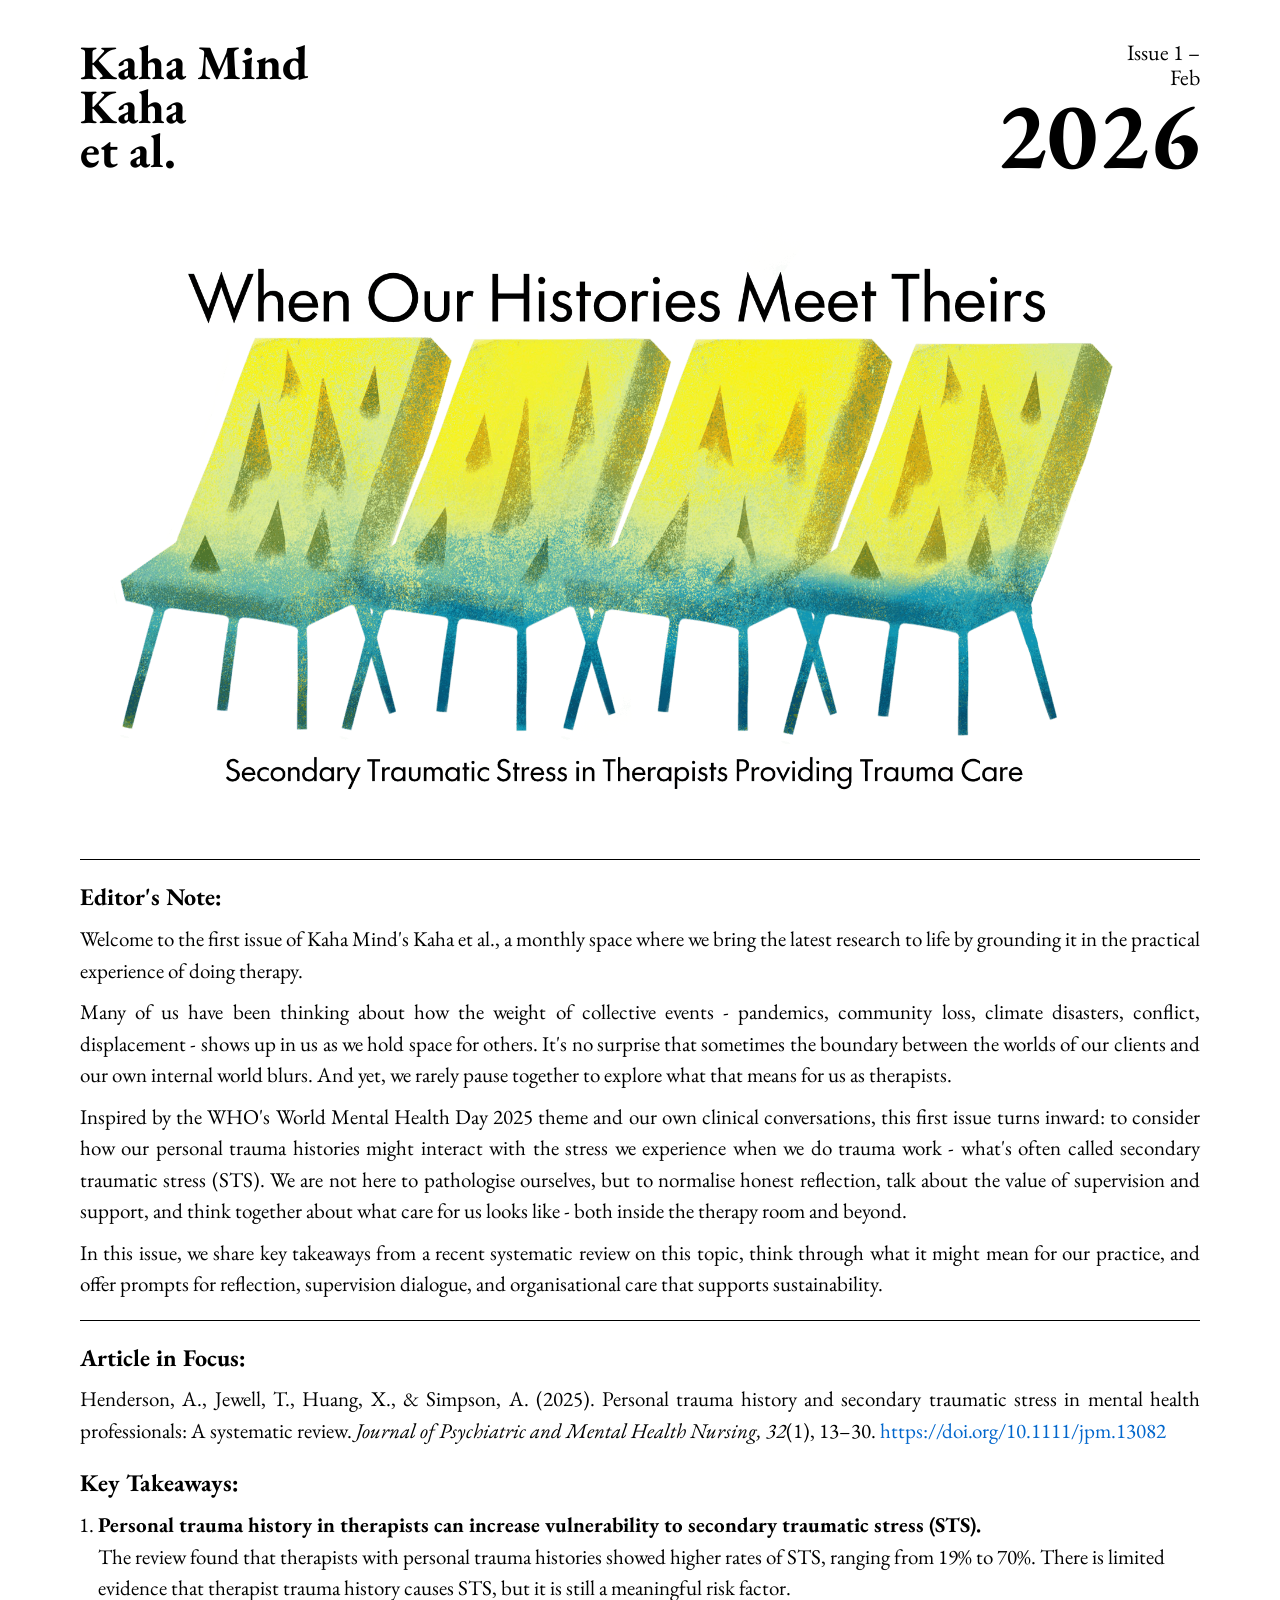
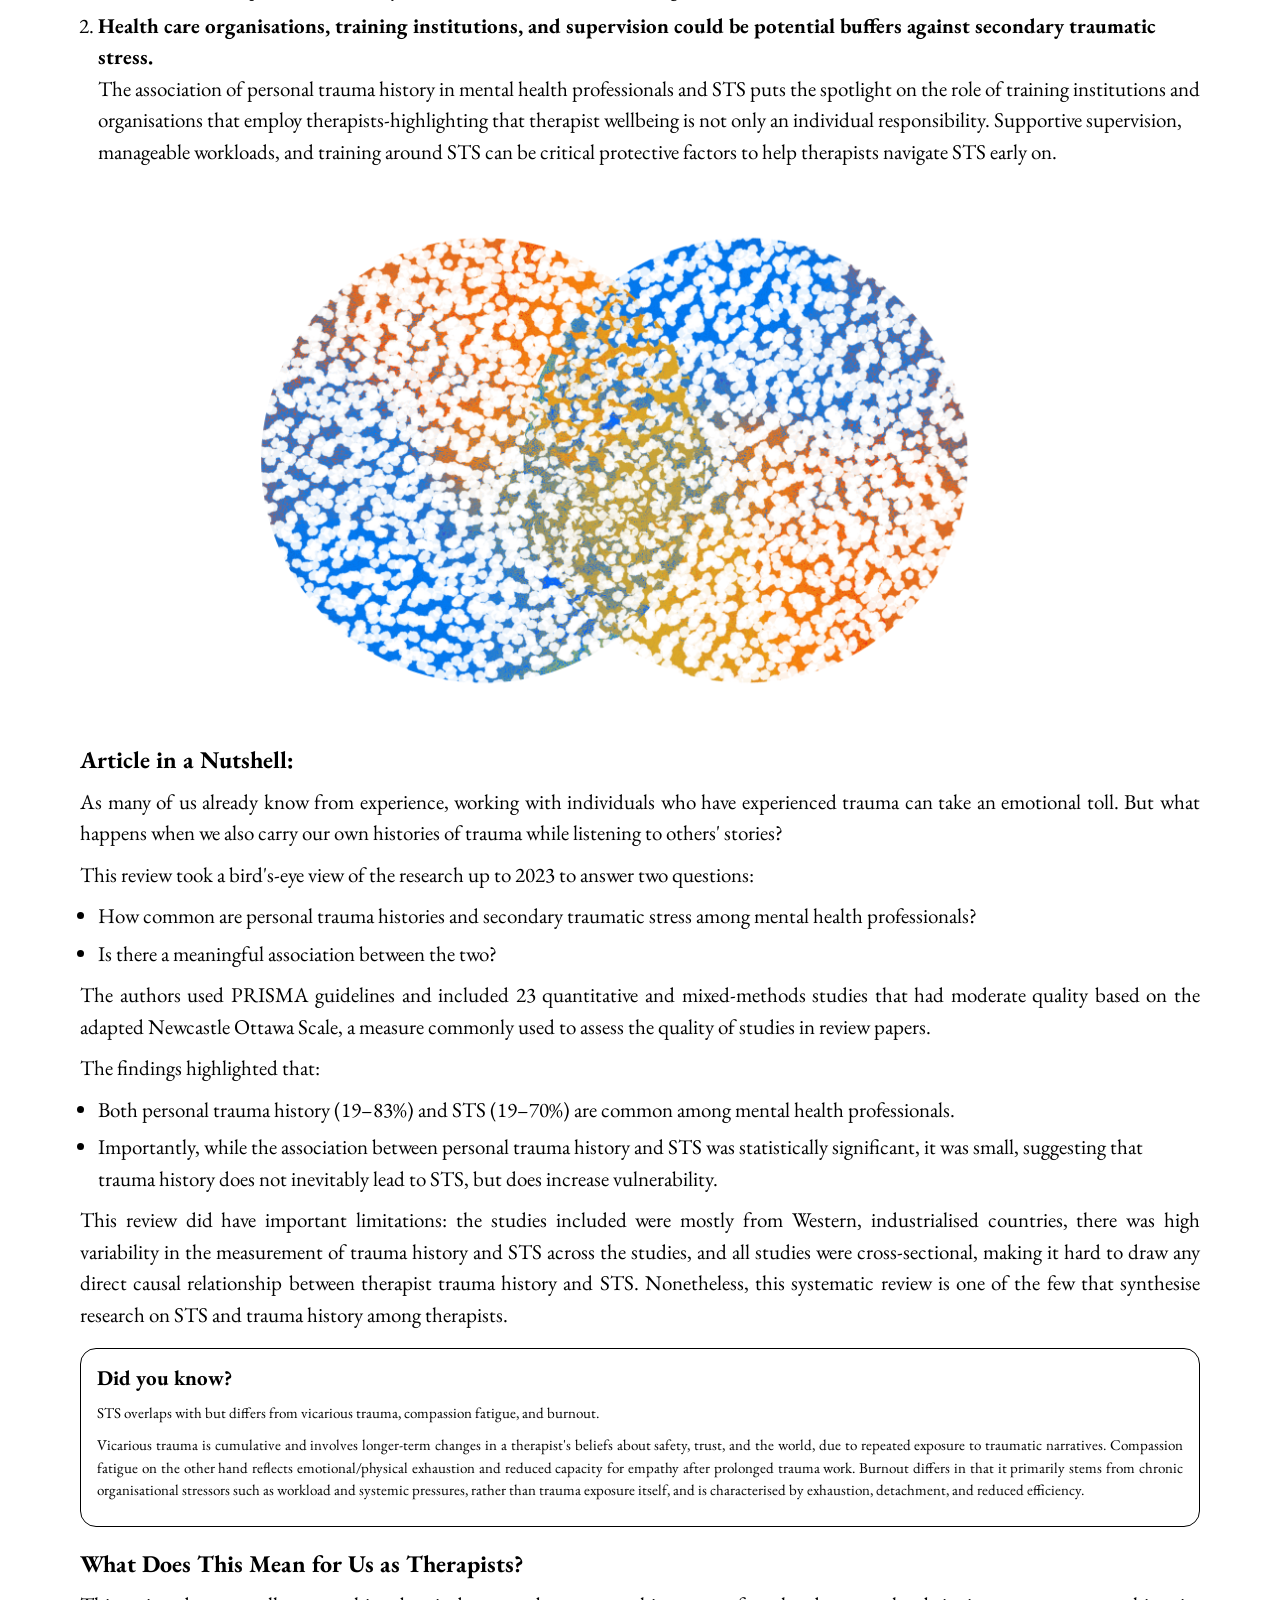
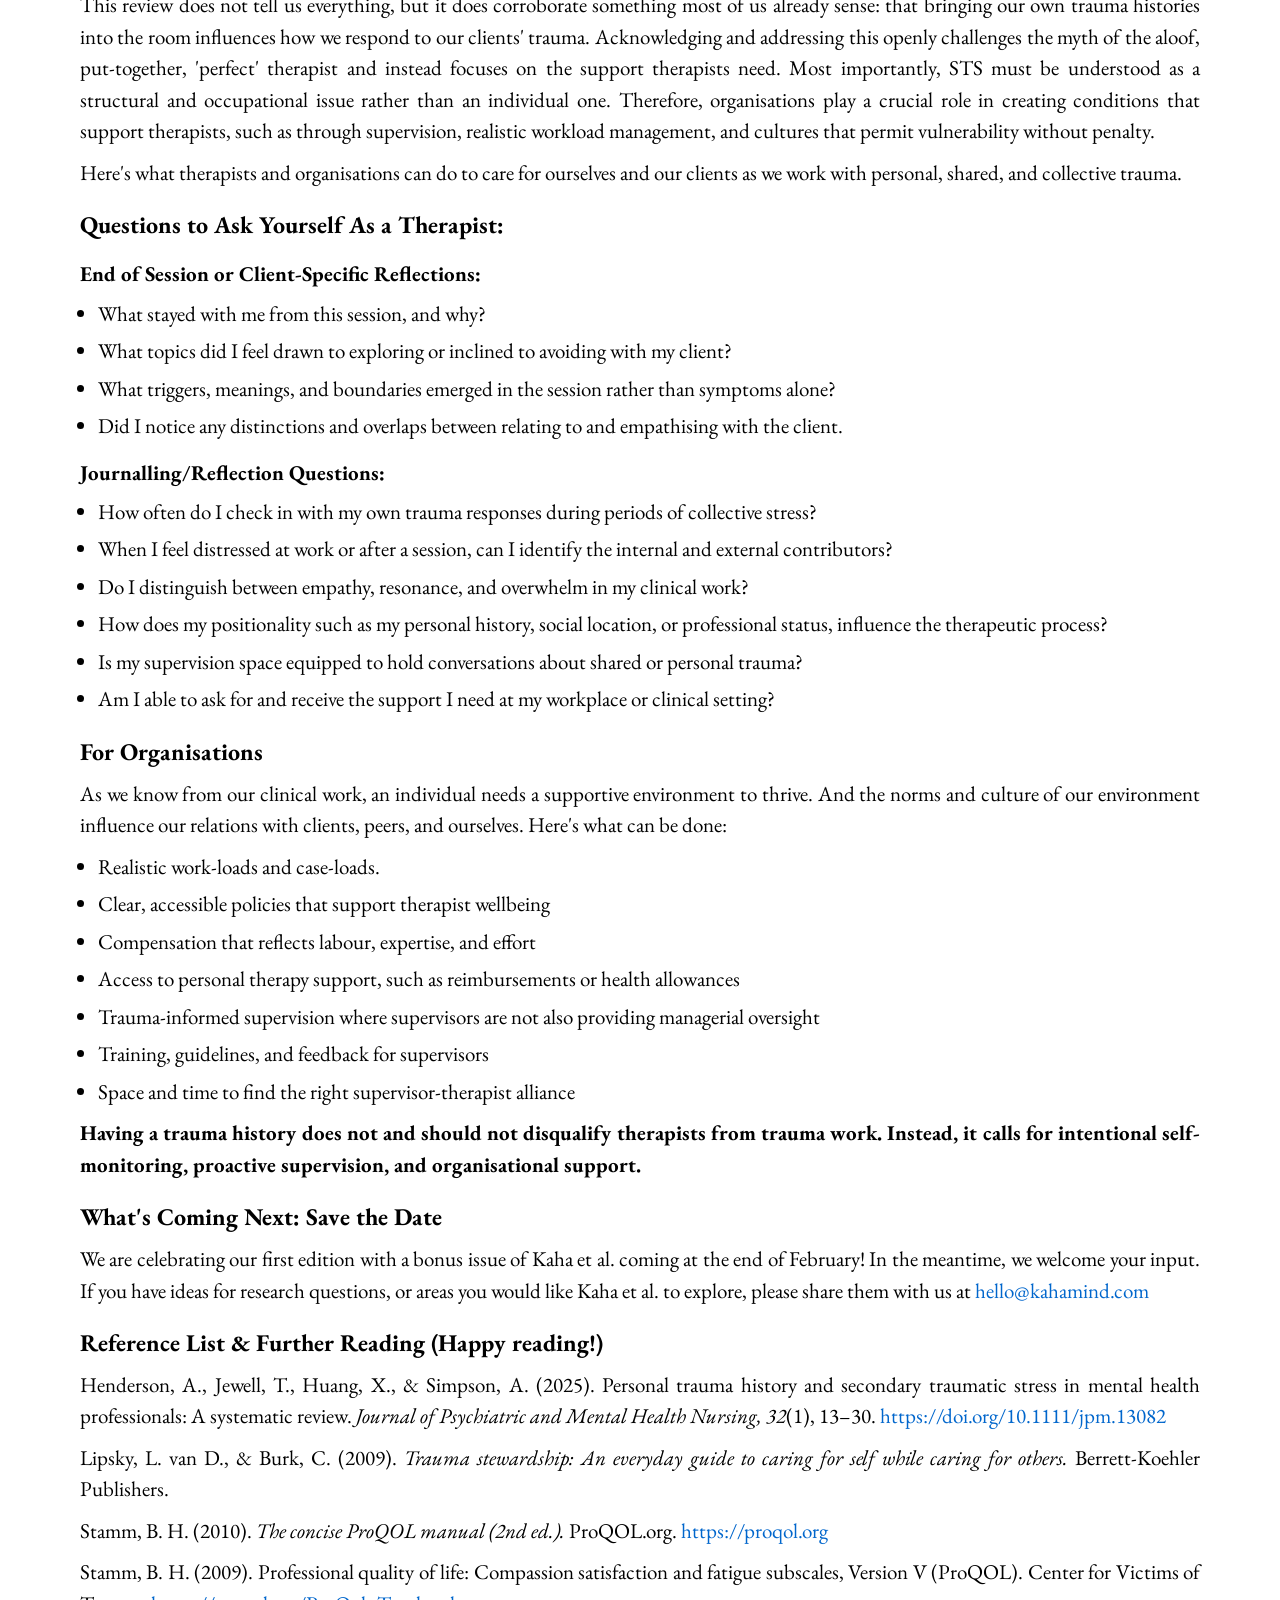
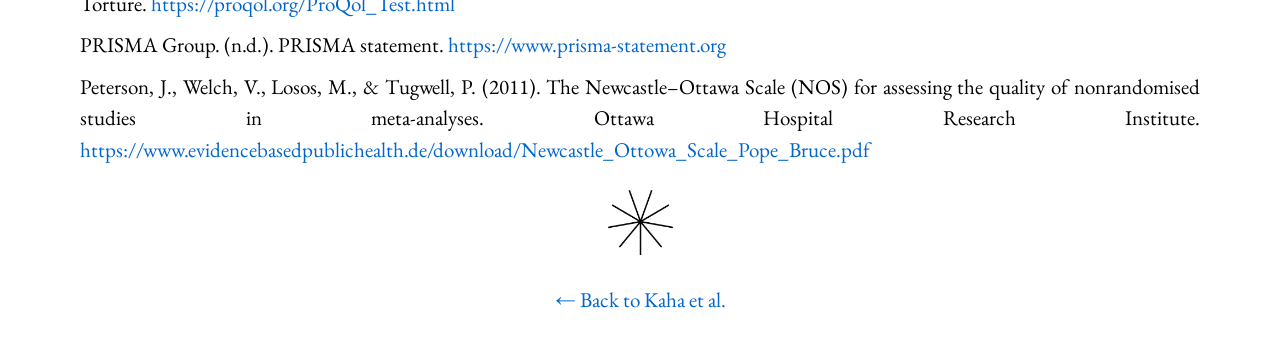
<file: newsletter-issue1.html>
<!DOCTYPE html>
<html lang="en">
<head>
    <meta charset="UTF-8">
    <meta name="viewport" content="width=device-width, initial-scale=1.0">
    <title>Research Digest - Issue 1 - Kaha Mind</title>
    <style>
        /* EB Garamond, the sitewide face */
        @font-face {
            font-family: "EB Garamond Local";
            src: url("fonts/EBGaramond-Regular.ttf") format("truetype"),
       url("EBGaramond-Regular.ttf") format("truetype");
            font-weight: 400;
            font-style: normal;
            font-display: swap;
        }
        * {
            margin: 0;
            padding: 0;
            box-sizing: border-box;
        }
        
        body {
            background: white;
            font-family: 'EB Garamond', 'EB Garamond Local', Georgia, 'Times New Roman', serif;
            padding: 40px 80px;
            line-height: 1.45;
        }
        
        .container {
            max-width: 100%;
            margin: 0 auto;
        }
        
        /* Header */
        .header {
            display: flex;
            justify-content: space-between;
            align-items: flex-start;
            margin-bottom: 12px;
        }
        
        .title-left h1 {
            font-family: 'EB Garamond', 'EB Garamond Local', Georgia, 'Times New Roman', serif;
            font-size: 48px;
            font-weight: 700;
            line-height: 0.92;
        }
        
        .title-right {
            text-align: right;
            font-size: 22px;
            line-height: 1.15;
        }
        
        .title-right .year {
            font-size: 96px;
            font-weight: 700;
            line-height: 0.85;
            margin-top: 3px;
        }
        
        /* Main title with image */
        .main-title-text {
            font-size: 18px;
            margin-bottom: 6px;
        }
        
        .chairs-image {
            width: 100%;
            margin: 8px 0;
        }
        
        .subtitle-text {
            text-align: center;
            font-size: 14px;
            font-style: italic;
            margin-bottom: 20px;
        }
        
        /* Dividers */
        hr {
            border: none;
            border-top: 1.5px solid #000;
            margin: 20px 0;
        }
        
        /* Typography */
        h2 {
            font-family: 'EB Garamond', 'EB Garamond Local', Georgia, 'Times New Roman', serif;
            font-size: 24px;
            font-weight: 700;
            margin: 20px 0 8px 0;
        }
        
        h3 {
            font-family: 'EB Garamond', 'EB Garamond Local', Georgia, 'Times New Roman', serif;
            font-size: 21px;
            font-weight: 700;
            margin: 16px 0 6px 0;
        }
        
        p {
            font-size: 21px;
            line-height: 1.5;
            margin-bottom: 10px;
            text-align: justify;
        }
        
        ul, ol {
            margin: 8px 0 10px 18px;
        }
        
        li {
            font-size: 21px;
            line-height: 1.5;
            margin-bottom: 6px;
        }
        
        strong {
            font-weight: 700;
        }
        
        a {
            color: #0066cc;
            text-decoration: none;
        }
        
        /* Brain image */
        .brain-image {
            width: 85%;
            margin: 20px auto;
            display: block;
        }
        
        /* Callout box */
        .callout-box {
            border: 1.5px solid #000;
            border-radius: 16px;
            padding: 14px 16px;
            margin: 18px 0;
        }
        
        .callout-box h3 {
            margin-top: 0;
            margin-bottom: 8px;
        }
        
        .callout-box p {
            font-size: 15px;
        }
        
        /* Star */
        .star-image {
            width: 65px;
            margin: 25px auto;
            display: block;
        }
        
        /* Back link */
        .back-link {
            text-align: center;
            margin-top: 30px;
        }
        
        .back-link a {
            font-family: 'EB Garamond', 'EB Garamond Local', Georgia, 'Times New Roman', serif;
            font-size: 21px;
        }
        
        /* Mobile responsive */
        @media (max-width: 768px) {
            .container {
                max-width: 100%;
            }
            
            body {
                padding: 30px 20px;
            }
        }
        
        @media (max-width: 480px) {
            .container {
                max-width: 100%;
            }
            
            body {
                padding: 20px 15px;
            }
            
            .title-left h1 {
                font-size: 38px;
            }
            
            .title-right {
                font-size: 18px;
            }
            
            .title-right .year {
                font-size: 76px;
            }
        }

        /* fade content in as it is scrolled to */
        .js [data-reveal] {
            opacity: 0;
            transform: translateY(18px);
            transition: opacity 0.8s cubic-bezier(0.22, 0.61, 0.36, 1),
                        transform 0.8s cubic-bezier(0.22, 0.61, 0.36, 1);
        }

        .js [data-reveal].is-visible {
            opacity: 1;
            transform: none;
        }

        @media (prefers-reduced-motion: reduce) {
            .js [data-reveal] { opacity: 1; transform: none; transition: none; }
        }
    
        /* ============================================================
           MOBILE BUILD , added last so it wins.
           Everything below sits inside a media query and cannot
           reach the desktop layout of this issue.
           ============================================================ */

        @media (max-width: 900px) {
            /* justified text opens rivers of white space once the
               line gets short, so the copy is ragged right on a
               phone and stays justified on a desktop */
            p, li, .toolkit-desc { text-align: left; }

            /* a DOI or a long URL breaks rather than widening the
               whole page and creating a sideways scroll */
            a { overflow-wrap: anywhere; }

            /* the masthead: title on the left, issue and year on
               the right, dropping to two rows if it runs out of
               room instead of squeezing */
            .header {
                flex-wrap: wrap;
                gap: 8px 16px;
            }
            .title-left { flex: 1 1 60%; min-width: 0; }
            .title-right { flex: 0 0 auto; }

            .brain-image { width: 100%; }

            /* the back link is a tappable row, not a line of text */
            .back-link a {
                display: inline-block;
                padding: 10px 4px;
            }
        }

        @media (max-width: 600px) {
            body { padding: 28px 20px; }

            /* the masthead stays as two columns, but the year is
               brought down to a size that leaves room for the
               title beside it */
            .title-left h1 { font-size: 34px; }
            .title-right { font-size: 16px; white-space: nowrap; }
            .title-right .year { font-size: 58px; }

            .callout-box { padding: 14px 16px; border-radius: 14px; }

            hr { margin: 16px 0; }
        }

        @media (max-width: 400px) {
            body { padding: 22px 15px; }
            .title-left h1 { font-size: 30px; }
            .title-right .year { font-size: 50px; }
            .star-image { width: 52px; margin: 20px auto; }
        }
    </style>
<script>document.documentElement.className += " js";</script>
<link rel="preconnect" href="https://fonts.googleapis.com">
<link rel="preconnect" href="https://fonts.gstatic.com" crossorigin>
<link rel="stylesheet" href="https://fonts.googleapis.com/css2?family=Borel&family=EB+Garamond:wght@400;500&display=swap">
</head>
<body>
    <div class="container">
        <!-- Header -->
        <div class="header">
            <div class="title-left">
                <h1>Kaha Mind<br>Kaha<br>et al.</h1>
            </div>
            <div class="title-right">
                <div>Issue 1 –<br>Feb</div>
                <div class="year">2026</div>
            </div>
        </div>
        
        <!-- Title section -->
       
        <img src="dossier1.png" alt="Chairs illustration" class="chairs-image">
        
        
        <hr>
        
        <!-- Editor's Note -->
        <h2>Editor's Note:</h2>
        <p>Welcome to the first issue of Kaha Mind's Kaha et al., a monthly space where we bring the latest research to life by grounding it in the practical experience of doing therapy.</p>
        <p>Many of us have been thinking about how the weight of collective events - pandemics, community loss, climate disasters, conflict, displacement - shows up in us as we hold space for others. It's no surprise that sometimes the boundary between the worlds of our clients and our own internal world blurs. And yet, we rarely pause together to explore what that means for us as therapists.</p>
        <p>Inspired by the WHO's World Mental Health Day 2025 theme and our own clinical conversations, this first issue turns inward: to consider how our personal trauma histories might interact with the stress we experience when we do trauma work - what's often called secondary traumatic stress (STS). We are not here to pathologise ourselves, but to normalise honest reflection, talk about the value of supervision and support, and think together about what care for us looks like - both inside the therapy room and beyond.</p>
        <p>In this issue, we share key takeaways from a recent systematic review on this topic, think through what it might mean for our practice, and offer prompts for reflection, supervision dialogue, and organisational care that supports sustainability.</p>
        
        <hr>
        
        <!-- Article in Focus -->
        <h2>Article in Focus:</h2>
        <p>Henderson, A., Jewell, T., Huang, X., & Simpson, A. (2025). Personal trauma history and secondary traumatic stress in mental health professionals: A systematic review. <em>Journal of Psychiatric and Mental Health Nursing, 32</em>(1), 13–30. <a href="https://doi.org/10.1111/jpm.13082">https://doi.org/10.1111/jpm.13082</a></p>
        
        <!-- Key Takeaways -->
        <h2>Key Takeaways:</h2>
        <ol>
            <li><strong>Personal trauma history in therapists can increase vulnerability to secondary traumatic stress (STS).</strong><br>The review found that therapists with personal trauma histories showed higher rates of STS, ranging from 19% to 70%. There is limited evidence that therapist trauma history causes STS, but it is still a meaningful risk factor.</li>
            <li><strong>Health care organisations, training institutions, and supervision could be potential buffers against secondary traumatic stress.</strong><br>The association of personal trauma history in mental health professionals and STS puts the spotlight on the role of training institutions and organisations that employ therapists-highlighting that therapist wellbeing is not only an individual responsibility. Supportive supervision, manageable workloads, and training around STS can be critical protective factors to help therapists navigate STS early on.</li>
        </ol>
        
        <!-- Brain illustration -->
        <img src="overlap.png" alt="Brain pattern" class="brain-image">
        
        <!-- Article in a Nutshell -->
        <h2>Article in a Nutshell:</h2>
        <p>As many of us already know from experience, working with individuals who have experienced trauma can take an emotional toll. But what happens when we also carry our own histories of trauma while listening to others' stories?</p>
        <p>This review took a bird's-eye view of the research up to 2023 to answer two questions:</p>
        <ul>
            <li>How common are personal trauma histories and secondary traumatic stress among mental health professionals?</li>
            <li>Is there a meaningful association between the two?</li>
        </ul>
        <p>The authors used PRISMA guidelines and included 23 quantitative and mixed-methods studies that had moderate quality based on the adapted Newcastle Ottawa Scale, a measure commonly used to assess the quality of studies in review papers.</p>
        <p>The findings highlighted that:</p>
        <ul>
            <li>Both personal trauma history (19–83%) and STS (19–70%) are common among mental health professionals.</li>
            <li>Importantly, while the association between personal trauma history and STS was statistically significant, it was small, suggesting that trauma history does not inevitably lead to STS, but does increase vulnerability.</li>
        </ul>
        <p>This review did have important limitations: the studies included were mostly from Western, industrialised countries, there was high variability in the measurement of trauma history and STS across the studies, and all studies were cross-sectional, making it hard to draw any direct causal relationship between therapist trauma history and STS. Nonetheless, this systematic review is one of the few that synthesise research on STS and trauma history among therapists.</p>
        
        <!-- Did You Know callout -->
        <div class="callout-box">
            <h3>Did you know?</h3>
            <p>STS overlaps with but differs from vicarious trauma, compassion fatigue, and burnout.</p>
            <p>Vicarious trauma is cumulative and involves longer-term changes in a therapist's beliefs about safety, trust, and the world, due to repeated exposure to traumatic narratives. Compassion fatigue on the other hand reflects emotional/physical exhaustion and reduced capacity for empathy after prolonged trauma work. Burnout differs in that it primarily stems from chronic organisational stressors such as workload and systemic pressures, rather than trauma exposure itself, and is characterised by exhaustion, detachment, and reduced efficiency.</p>
        </div>
        
        <!-- What Does This Mean -->
        <h2>What Does This Mean for Us as Therapists?</h2>
        <p>This review does not tell us everything, but it does corroborate something most of us already sense: that bringing our own trauma histories into the room influences how we respond to our clients' trauma. Acknowledging and addressing this openly challenges the myth of the aloof, put-together, 'perfect' therapist and instead focuses on the support therapists need. Most importantly, STS must be understood as a structural and occupational issue rather than an individual one. Therefore, organisations play a crucial role in creating conditions that support therapists, such as through supervision, realistic workload management, and cultures that permit vulnerability without penalty.</p>
        <p>Here's what therapists and organisations can do to care for ourselves and our clients as we work with personal, shared, and collective trauma.</p>
        
        <!-- Questions -->
        <h2>Questions to Ask Yourself As a Therapist:</h2>
        <h3>End of Session or Client-Specific Reflections:</h3>
        <ul>
            <li>What stayed with me from this session, and why?</li>
            <li>What topics did I feel drawn to exploring or inclined to avoiding with my client?</li>
            <li>What triggers, meanings, and boundaries emerged in the session rather than symptoms alone?</li>
            <li>Did I notice any distinctions and overlaps between relating to and empathising with the client.</li>
        </ul>
        
        <h3>Journalling/Reflection Questions:</h3>
        <ul>
            <li>How often do I check in with my own trauma responses during periods of collective stress?</li>
            <li>When I feel distressed at work or after a session, can I identify the internal and external contributors?</li>
            <li>Do I distinguish between empathy, resonance, and overwhelm in my clinical work?</li>
            <li>How does my positionality such as my personal history, social location, or professional status, influence the therapeutic process?</li>
            <li>Is my supervision space equipped to hold conversations about shared or personal trauma?</li>
            <li>Am I able to ask for and receive the support I need at my workplace or clinical setting?</li>
        </ul>
        
        <!-- For Organisations -->
        <h2>For Organisations</h2>
        <p>As we know from our clinical work, an individual needs a supportive environment to thrive. And the norms and culture of our environment influence our relations with clients, peers, and ourselves. Here's what can be done:</p>
        <ul>
            <li>Realistic work-loads and case-loads.</li>
            <li>Clear, accessible policies that support therapist wellbeing</li>
            <li>Compensation that reflects labour, expertise, and effort</li>
            <li>Access to personal therapy support, such as reimbursements or health allowances</li>
            <li>Trauma-informed supervision where supervisors are not also providing managerial oversight</li>
            <li>Training, guidelines, and feedback for supervisors</li>
            <li>Space and time to find the right supervisor-therapist alliance</li>
        </ul>
        <p><strong>Having a trauma history does not and should not disqualify therapists from trauma work. Instead, it calls for intentional self-monitoring, proactive supervision, and organisational support.</strong></p>
        
        <!-- What's Coming Next -->
        <h2>What's Coming Next: Save the Date</h2>
        <p>We are celebrating our first edition with a bonus issue of Kaha et al. coming at the end of February! In the meantime, we welcome your input. If you have ideas for research questions, or areas you would like Kaha et al. to explore, please share them with us at <a href="mailto:hello@kahamind.com">hello@kahamind.com</a></p>
        
        <!-- References -->
        <h2>Reference List & Further Reading (Happy reading!)</h2>
        <p>Henderson, A., Jewell, T., Huang, X., & Simpson, A. (2025). Personal trauma history and secondary traumatic stress in mental health professionals: A systematic review. <em>Journal of Psychiatric and Mental Health Nursing, 32</em>(1), 13–30. <a href="https://doi.org/10.1111/jpm.13082">https://doi.org/10.1111/jpm.13082</a></p>
        <p>Lipsky, L. van D., & Burk, C. (2009). <em>Trauma stewardship: An everyday guide to caring for self while caring for others.</em> Berrett-Koehler Publishers.</p>
        <p>Stamm, B. H. (2010). <em>The concise ProQOL manual (2nd ed.).</em> ProQOL.org. <a href="https://proqol.org">https://proqol.org</a></p>
        <p>Stamm, B. H. (2009). Professional quality of life: Compassion satisfaction and fatigue subscales, Version V (ProQOL). Center for Victims of Torture. <a href="https://proqol.org/ProQol_Test.html">https://proqol.org/ProQol_Test.html</a></p>
        <p>PRISMA Group. (n.d.). PRISMA statement. <a href="https://www.prisma-statement.org">https://www.prisma-statement.org</a></p>
        <p>Peterson, J., Welch, V., Losos, M., & Tugwell, P. (2011). The Newcastle–Ottawa Scale (NOS) for assessing the quality of nonrandomised studies in meta-analyses. Ottawa Hospital Research Institute. <a href="https://www.evidencebasedpublichealth.de/download/Newcastle_Ottowa_Scale_Pope_Bruce.pdf">https://www.evidencebasedpublichealth.de/download/Newcastle_Ottowa_Scale_Pope_Bruce.pdf</a></p>
         
        <!-- Star icon -->
        <img src="star.png" alt="Star decoration" class="star-image">
        
        <!-- Back link -->
        <div class="back-link">
            <a href="dossier.html">← Back to Kaha et al.</a>
        </div>
    </div>

    <script>
        /* Fade each block in as it is scrolled to. */
        (function () {
            var scope = document.querySelector(".container");
            if (!scope) return;

            /* only the top level blocks fade, so text inside a callout
               or the masthead moves with its box rather than separately */
            var items = Array.prototype.slice.call(scope.children);
            items.forEach(function (el) { el.setAttribute("data-reveal", ""); });

            if (!("IntersectionObserver" in window)) {
                items.forEach(function (el) { el.classList.add("is-visible"); });
                return;
            }

            var observer = new IntersectionObserver(function (entries) {
                var batch = 0;
                entries.forEach(function (entry) {
                    if (!entry.isIntersecting) return;
                    entry.target.style.transitionDelay = (batch * 70) + "ms";
                    entry.target.classList.add("is-visible");
                    observer.unobserve(entry.target);
                    batch++;
                });
            }, { threshold: 0.01 });

            items.forEach(function (el) { observer.observe(el); });

            /* a short block at the very bottom of the page can sit below
               the fold and never trigger, so reveal anything still hidden
               once the reader reaches the end */
            window.addEventListener("scroll", function () {
                if (window.innerHeight + window.scrollY >= document.body.offsetHeight - 40) {
                    items.forEach(function (el) { el.classList.add("is-visible"); });
                }
            }, { passive: true });
        })();
    </script>

</body>
</html>
</file>
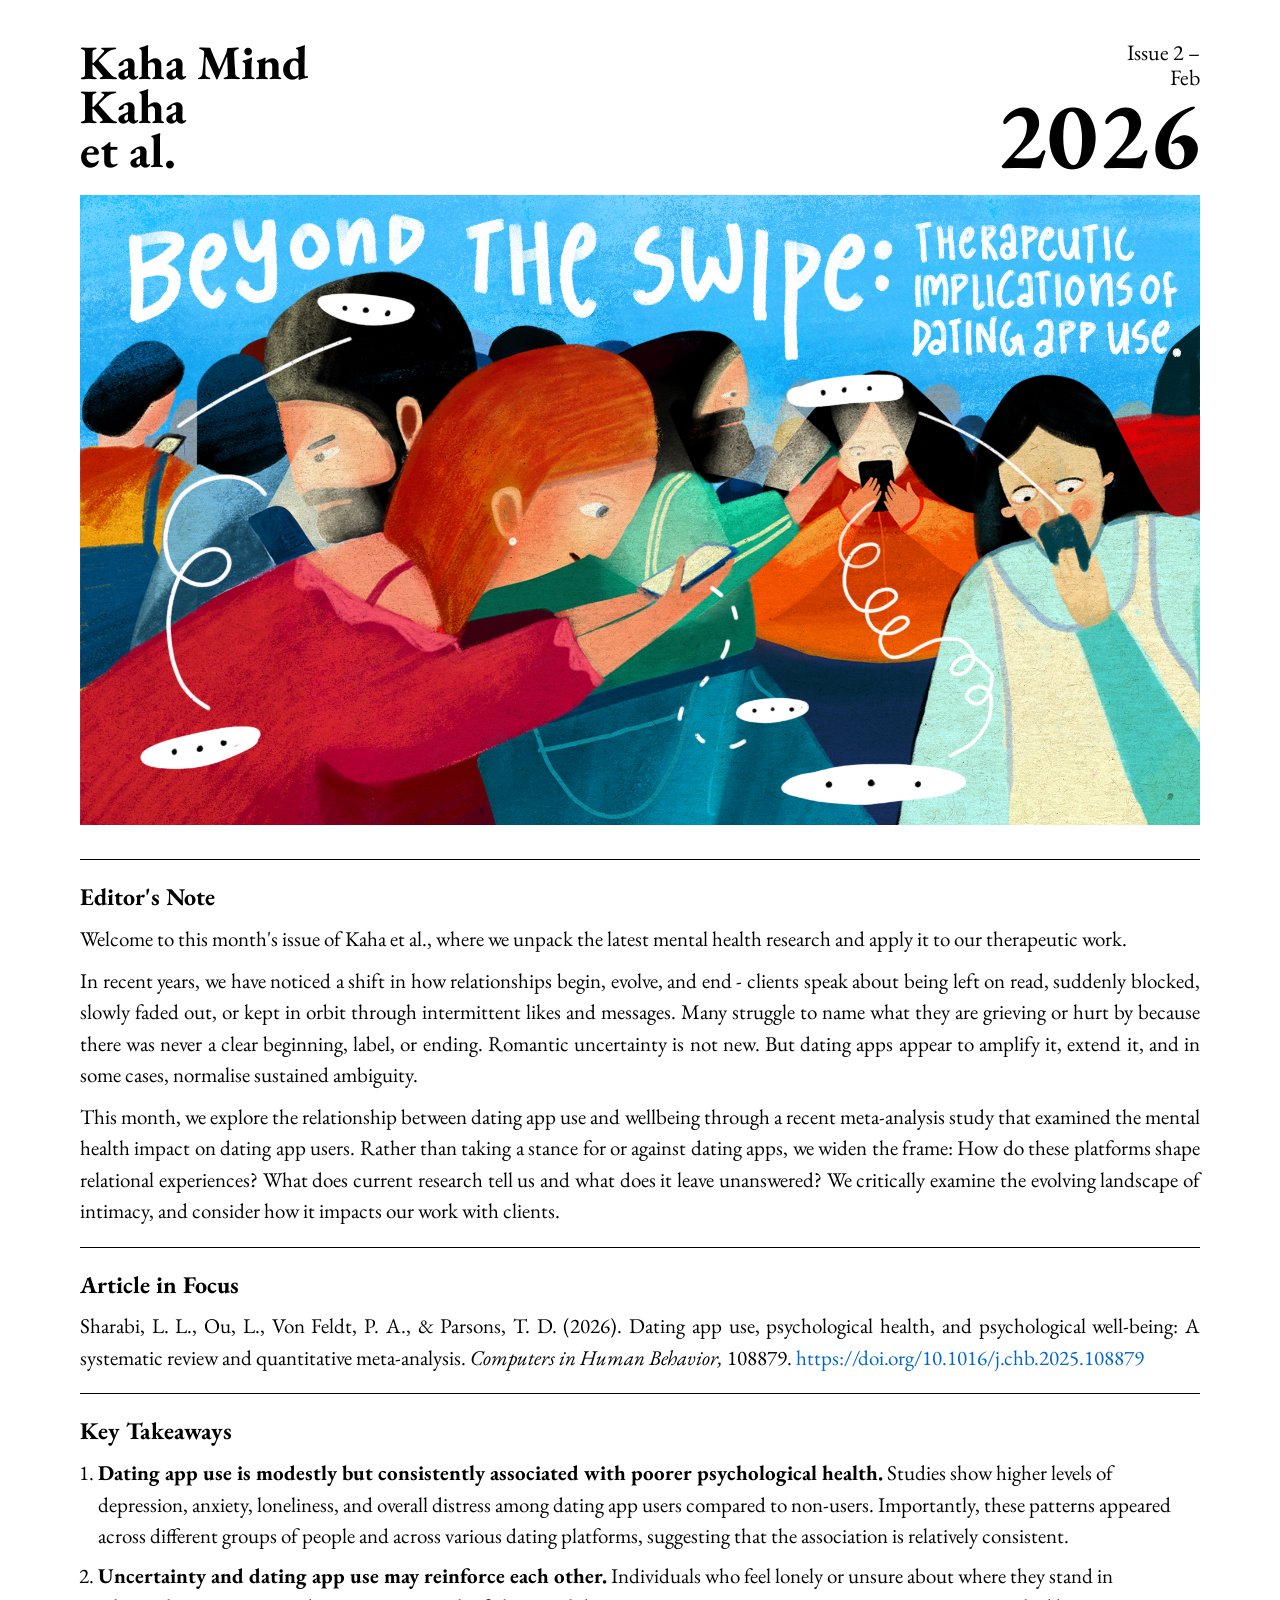
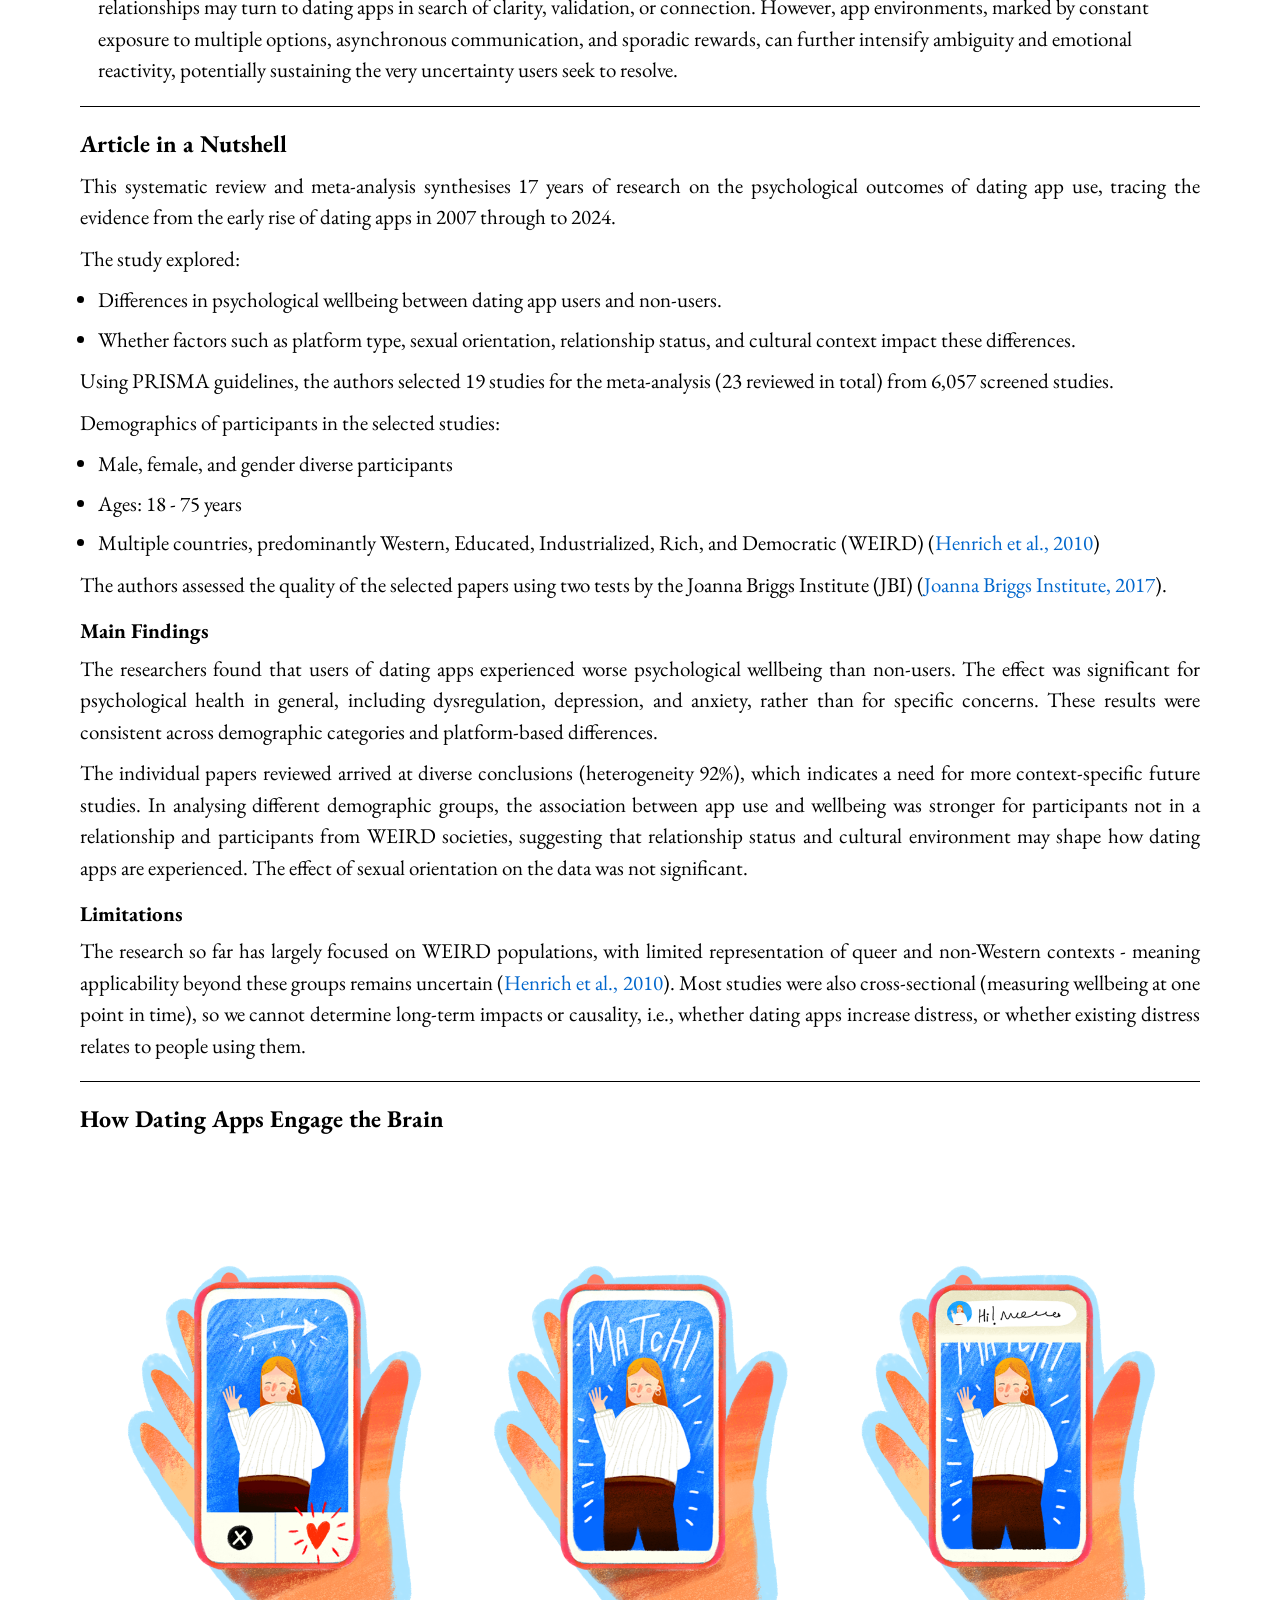
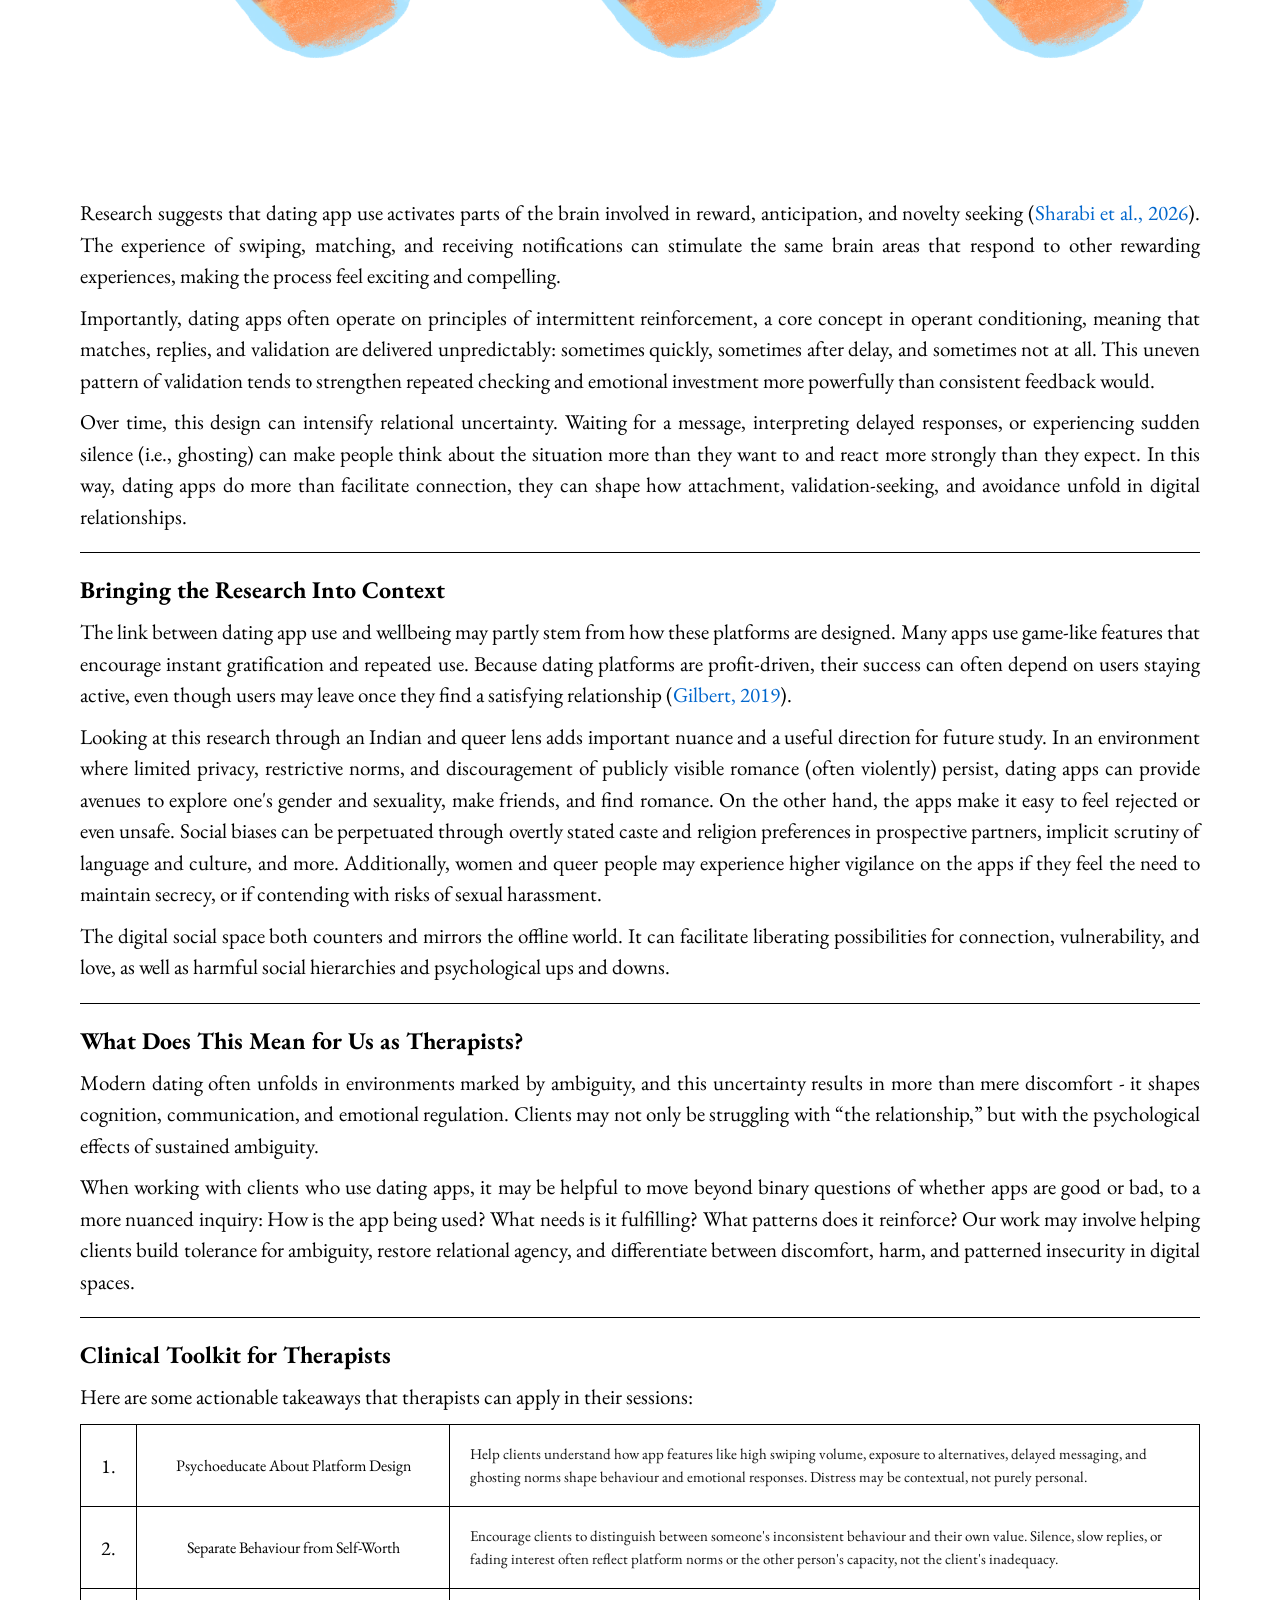
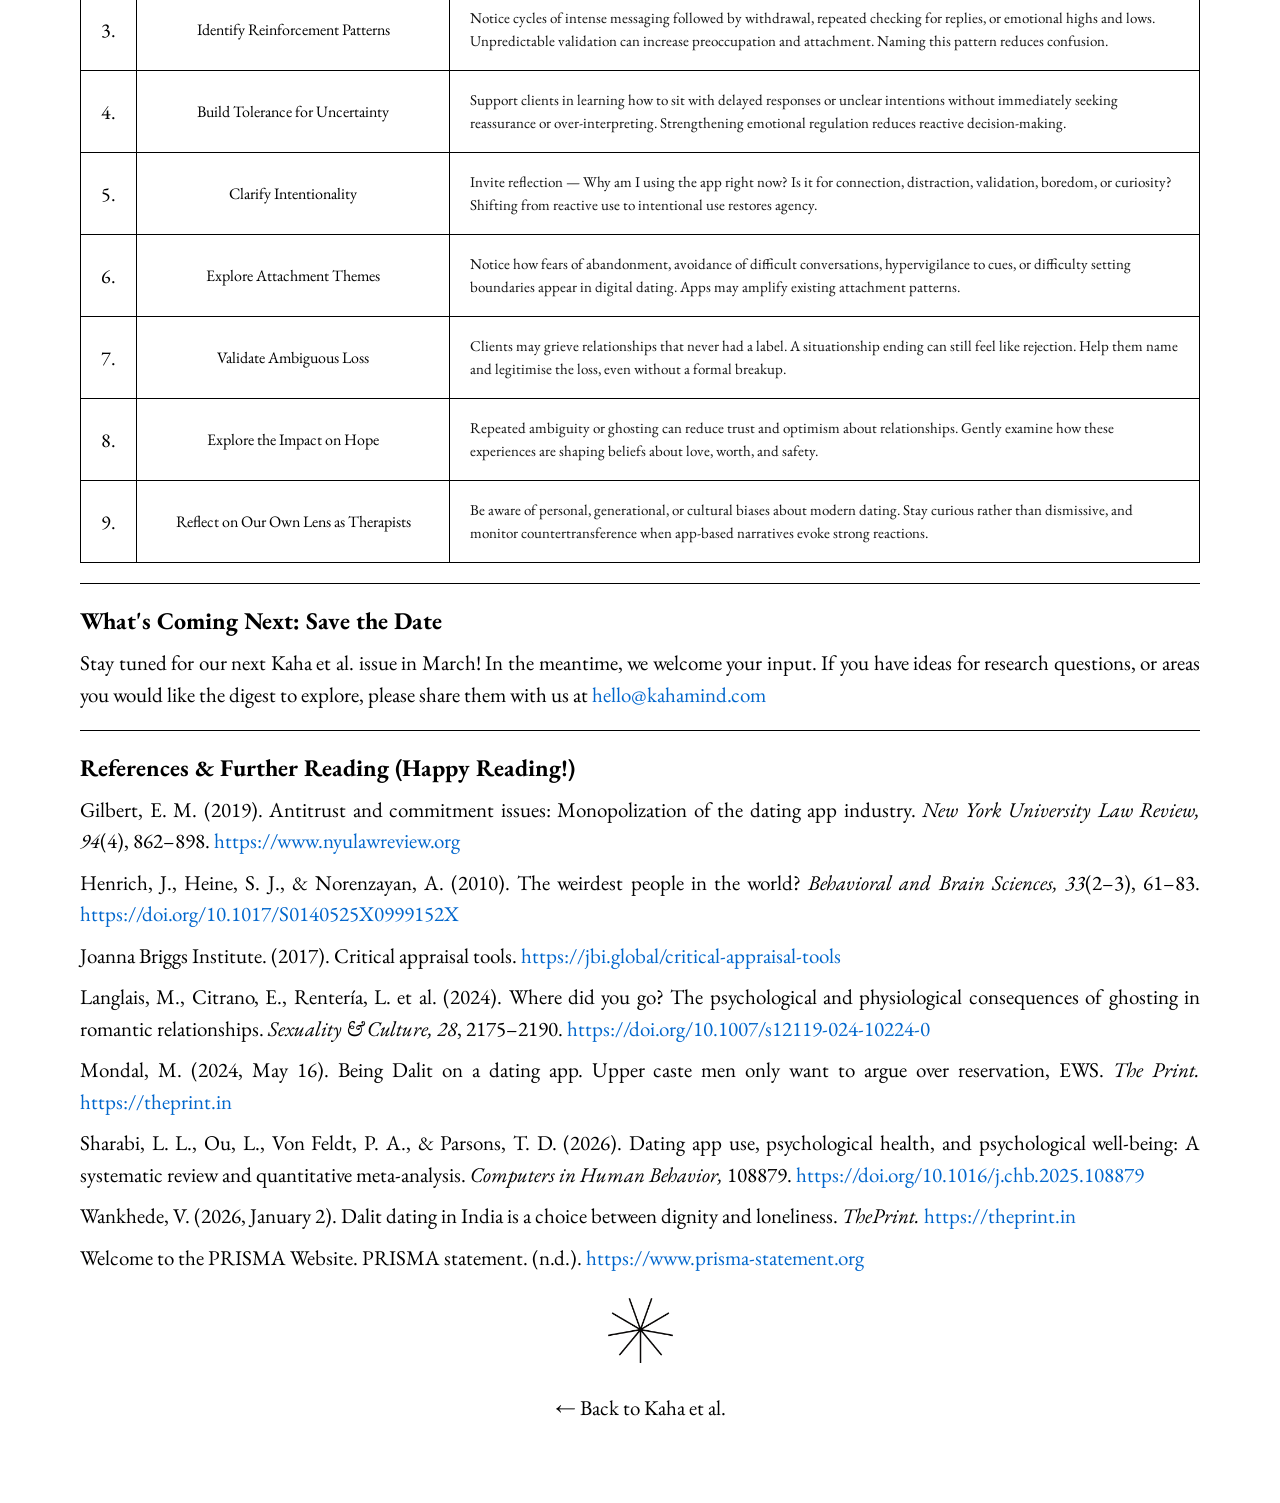
<file: newsletter-issue2.html>
<!DOCTYPE html>
<html lang="en">
<head>
    <meta charset="UTF-8">
    <meta name="viewport" content="width=device-width, initial-scale=1.0">
    <title>Research Digest - Issue 2 - Kaha Mind</title>
    <style>
        /* EB Garamond, the sitewide face */
        @font-face {
            font-family: "EB Garamond Local";
            src: url("fonts/EBGaramond-Regular.ttf") format("truetype"),
       url("EBGaramond-Regular.ttf") format("truetype");
            font-weight: 400;
            font-style: normal;
            font-display: swap;
        }
        * {
            margin: 0;
            padding: 0;
            box-sizing: border-box;
        }
        
        body {
            background: white;
            font-family: 'EB Garamond', 'EB Garamond Local', Georgia, 'Times New Roman', serif;
            padding: 40px 80px;
            line-height: 1.45;
        }
        
        .container {
            max-width: 100%;
            margin: 0 auto;
        }
        
        .header {
            display: flex;
            justify-content: space-between;
            align-items: flex-start;
            margin-bottom: 12px;
        }
        
        .title-left h1 {
            font-family: 'EB Garamond', 'EB Garamond Local', Georgia, 'Times New Roman', serif;
            font-size: 48px;
            font-weight: 700;
            line-height: 0.92;
        }
        
        .title-right {
            text-align: right;
            font-size: 22px;
            line-height: 1.15;
        }
        
        .title-right .year {
            font-size: 96px;
            font-weight: 700;
            line-height: 0.85;
            margin-top: 3px;
        }

        .theme-tag {
            font-size: 15px;
            font-style: italic;
            margin-bottom: 4px;
        }

        .chairs-image {
            width: 100%;
            margin: 8px 0;
        }
        
        hr {
            border: none;
            border-top: 1.5px solid #000;
            margin: 20px 0;
        }
        
        h2 {
            font-family: 'EB Garamond', 'EB Garamond Local', Georgia, 'Times New Roman', serif;
            font-size: 24px;
            font-weight: 700;
            margin: 20px 0 8px 0;
        }
        
        h3 {
            font-family: 'EB Garamond', 'EB Garamond Local', Georgia, 'Times New Roman', serif;
            font-size: 21px;
            font-weight: 700;
            margin: 16px 0 6px 0;
        }
        
        p {
            font-size: 21px;
            line-height: 1.5;
            margin-bottom: 10px;
            text-align: justify;
        }
        
        ul, ol {
            margin: 8px 0 10px 18px;
        }
        
        li {
            font-size: 21px;
            line-height: 1.5;
            margin-bottom: 8px;
        }
        
        strong {
            font-weight: 700;
        }
        
        a {
            color: #0066cc;
            text-decoration: none;
        }

        a:hover {
            text-decoration: underline;
        }

        .callout-box {
            border: 1.5px solid #000;
            border-radius: 16px;
            padding: 14px 16px;
            margin: 18px 0;
        }
        
        .callout-box h3 {
            margin-top: 0;
            margin-bottom: 8px;
        }
        
        .callout-box p {
            font-size: 15px;
        }

        .star-image {
            width: 65px;
            margin: 25px auto;
            display: block;
        }

        /* Clinical Toolkit table */
        .toolkit-table {
            width: 100%;
            border-collapse: collapse;
            margin: 12px 0 10px;
            font-size: 16px;
        }

        .toolkit-table tr {
            border: 1.5px solid #000;
        }

        .toolkit-table td {
            border: 1.5px solid #000;
            padding: 18px 20px;
            vertical-align: middle;
            line-height: 1.5;
        }

        .toolkit-num {
            width: 50px;
            text-align: center;
            font-size: 20px;
            font-weight: 400;
        }

        .toolkit-title {
            width: 28%;
            text-align: center;
            font-size: 16px;
        }

        .toolkit-desc {
            font-size: 15px;
            text-align: left;
            color: #111;
        }

        @media (max-width: 600px) {
            .toolkit-table,
            .toolkit-table tbody,
            .toolkit-table tr,
            .toolkit-table td {
                display: block;
                width: 100%;
            }
            .toolkit-num {
                font-size: 18px;
                padding: 12px 20px 4px;
                border-bottom: none;
            }
            .toolkit-title {
                text-align: left;
                font-weight: 700;
                padding: 4px 20px;
                border-bottom: none;
                border-top: none;
            }
            .toolkit-desc {
                padding: 4px 20px 14px;
                border-top: none;
            }
        }
        
        .back-link {
            text-align: center;
            margin-top: 30px;
            padding-bottom: 40px;
        }
        
        .back-link a {
            font-family: 'EB Garamond', 'EB Garamond Local', Georgia, 'Times New Roman', serif;
            font-size: 21px;
            color: #000000;
        }

        @media (max-width: 768px) {
            body { padding: 30px 20px; }
            .title-left h1 { font-size: 38px; }
            .title-right { font-size: 18px; }
            .title-right .year { font-size: 76px; }
        }
        
        @media (max-width: 480px) {
            body { padding: 20px 15px; }
            .title-left h1 { font-size: 30px; }
            .title-right { font-size: 16px; }
            .title-right .year { font-size: 56px; }
        }

        /* fade content in as it is scrolled to */
        .js [data-reveal] {
            opacity: 0;
            transform: translateY(18px);
            transition: opacity 0.8s cubic-bezier(0.22, 0.61, 0.36, 1),
                        transform 0.8s cubic-bezier(0.22, 0.61, 0.36, 1);
        }

        .js [data-reveal].is-visible {
            opacity: 1;
            transform: none;
        }

        @media (prefers-reduced-motion: reduce) {
            .js [data-reveal] { opacity: 1; transform: none; transition: none; }
        }
    
        /* ============================================================
           MOBILE BUILD , added last so it wins.
           Everything below sits inside a media query and cannot
           reach the desktop layout of this issue.
           ============================================================ */

        @media (max-width: 900px) {
            /* justified text opens rivers of white space once the
               line gets short, so the copy is ragged right on a
               phone and stays justified on a desktop */
            p, li, .toolkit-desc { text-align: left; }

            /* a DOI or a long URL breaks rather than widening the
               whole page and creating a sideways scroll */
            a { overflow-wrap: anywhere; }

            /* the masthead: title on the left, issue and year on
               the right, dropping to two rows if it runs out of
               room instead of squeezing */
            .header {
                flex-wrap: wrap;
                gap: 8px 16px;
            }
            .title-left { flex: 1 1 60%; min-width: 0; }
            .title-right { flex: 0 0 auto; }

            .brain-image { width: 100%; }

            /* the back link is a tappable row, not a line of text */
            .back-link a {
                display: inline-block;
                padding: 10px 4px;
            }
        }

        @media (max-width: 600px) {
            body { padding: 28px 20px; }

            /* the masthead stays as two columns, but the year is
               brought down to a size that leaves room for the
               title beside it */
            .title-left h1 { font-size: 34px; }
            .title-right { font-size: 16px; white-space: nowrap; }
            .title-right .year { font-size: 58px; }

            .callout-box { padding: 14px 16px; border-radius: 14px; }

            hr { margin: 16px 0; }
        }

        @media (max-width: 400px) {
            body { padding: 22px 15px; }
            .title-left h1 { font-size: 30px; }
            .title-right .year { font-size: 50px; }
            .star-image { width: 52px; margin: 20px auto; }
        }
    </style>
<script>document.documentElement.className += " js";</script>
<link rel="preconnect" href="https://fonts.googleapis.com">
<link rel="preconnect" href="https://fonts.gstatic.com" crossorigin>
<link rel="stylesheet" href="https://fonts.googleapis.com/css2?family=Borel&family=EB+Garamond:wght@400;500&display=swap">
</head>
<body>
    <div class="container">

        <!-- Header -->
        <div class="header">
            <div class="title-left">
                <h1>Kaha Mind<br>Kaha<br>et al.</h1>
            </div>
            <div class="title-right">
                <div>Issue 2 &ndash;<br>Feb</div>
                <div class="year">2026</div>
            </div>
        </div>

        <!--<p class="theme-tag"><strong>Theme:</strong> Dating Apps and Psychological Well-being</p>-->

        <img src="titleimage2.png" alt="Kaha et al. Issue 2" class="chairs-image">


        <hr>

        <h2>Editor's Note</h2>
        <p>Welcome to this month's issue of Kaha et al., where we unpack the latest mental health research and apply it to our therapeutic work.</p>
        <p>In recent years, we have noticed a shift in how relationships begin, evolve, and end - clients speak about being left on read, suddenly blocked, slowly faded out, or kept in orbit through intermittent likes and messages. Many struggle to name what they are grieving or hurt by because there was never a clear beginning, label, or ending. Romantic uncertainty is not new. But dating apps appear to amplify it, extend it, and in some cases, normalise sustained ambiguity.</p>
        <p>This month, we explore the relationship between dating app use and wellbeing through a recent meta-analysis study that examined the mental health impact on dating app users. Rather than taking a stance for or against dating apps, we widen the frame: How do these platforms shape relational experiences? What does current research tell us and what does it leave unanswered? We critically examine the evolving landscape of intimacy, and consider how it impacts our work with clients.</p>

        <hr>

        <h2>Article in Focus</h2>
        <p>Sharabi, L. L., Ou, L., Von Feldt, P. A., &amp; Parsons, T. D. (2026). Dating app use, psychological health, and psychological well-being: A systematic review and quantitative meta-analysis. <em>Computers in Human Behavior,</em> 108879. <a href="https://doi.org/10.1016/j.chb.2025.108879" target="_blank">https://doi.org/10.1016/j.chb.2025.108879</a></p>

        <hr>

        <h2>Key Takeaways</h2>
        <ol>
            <li><strong>Dating app use is modestly but consistently associated with poorer psychological health.</strong> Studies show higher levels of depression, anxiety, loneliness, and overall distress among dating app users compared to non-users. Importantly, these patterns appeared across different groups of people and across various dating platforms, suggesting that the association is relatively consistent.</li>
            <li><strong>Uncertainty and dating app use may reinforce each other.</strong> Individuals who feel lonely or unsure about where they stand in relationships may turn to dating apps in search of clarity, validation, or connection. However, app environments, marked by constant exposure to multiple options, asynchronous communication, and sporadic rewards, can further intensify ambiguity and emotional reactivity, potentially sustaining the very uncertainty users seek to resolve.</li>
        </ol>

        <hr>

        <h2>Article in a Nutshell</h2>
        <p>This systematic review and meta-analysis synthesises 17 years of research on the psychological outcomes of dating app use, tracing the evidence from the early rise of dating apps in 2007 through to 2024.</p>
        <p>The study explored:</p>
        <ul>
            <li>Differences in psychological wellbeing between dating app users and non-users.</li>
            <li>Whether factors such as platform type, sexual orientation, relationship status, and cultural context impact these differences.</li>
        </ul>
        <p>Using PRISMA guidelines, the authors selected 19 studies for the meta-analysis (23 reviewed in total) from 6,057 screened studies.</p>
        <p>Demographics of participants in the selected studies:</p>
        <ul>
            <li>Male, female, and gender diverse participants</li>
            <li>Ages: 18 - 75 years</li>
            <li>Multiple countries, predominantly Western, Educated, Industrialized, Rich, and Democratic (WEIRD) (<a href="https://doi.org/10.1017/S0140525X0999152X" target="_blank">Henrich et al., 2010</a>)</li>
        </ul>
        <p>The authors assessed the quality of the selected papers using two tests by the Joanna Briggs Institute (JBI) (<a href="https://jbi.global/critical-appraisal-tools" target="_blank">Joanna Briggs Institute, 2017</a>).</p>

        <h3>Main Findings</h3>
        <p>The researchers found that users of dating apps experienced worse psychological wellbeing than non-users. The effect was significant for psychological health in general, including dysregulation, depression, and anxiety, rather than for specific concerns. These results were consistent across demographic categories and platform-based differences.</p>
        <p>The individual papers reviewed arrived at diverse conclusions (heterogeneity 92%), which indicates a need for more context-specific future studies. In analysing different demographic groups, the association between app use and wellbeing was stronger for participants not in a relationship and participants from WEIRD societies, suggesting that relationship status and cultural environment may shape how dating apps are experienced. The effect of sexual orientation on the data was not significant.</p>

        <h3>Limitations</h3>
        <p>The research so far has largely focused on WEIRD populations, with limited representation of queer and non-Western contexts - meaning applicability beyond these groups remains uncertain (<a href="https://doi.org/10.1017/S0140525X0999152X" target="_blank">Henrich et al., 2010</a>). Most studies were also cross-sectional (measuring wellbeing at one point in time), so we cannot determine long-term impacts or causality, i.e., whether dating apps increase distress, or whether existing distress relates to people using them.</p>

        <hr>

        <h2>How Dating Apps Engage the Brain</h2>


        <img src="match.png" alt="Kaha et al. Issue 2" class="chairs-image">

        <p>Research suggests that dating app use activates parts of the brain involved in reward, anticipation, and novelty seeking (<a href="https://doi.org/10.1016/j.chb.2025.108879" target="_blank">Sharabi et al., 2026</a>). The experience of swiping, matching, and receiving notifications can stimulate the same brain areas that respond to other rewarding experiences, making the process feel exciting and compelling.</p>
        <p>Importantly, dating apps often operate on principles of intermittent reinforcement, a core concept in operant conditioning, meaning that matches, replies, and validation are delivered unpredictably: sometimes quickly, sometimes after delay, and sometimes not at all. This uneven pattern of validation tends to strengthen repeated checking and emotional investment more powerfully than consistent feedback would.</p>
        <p>Over time, this design can intensify relational uncertainty. Waiting for a message, interpreting delayed responses, or experiencing sudden silence (i.e., ghosting) can make people think about the situation more than they want to and react more strongly than they expect. In this way, dating apps do more than facilitate connection, they can shape how attachment, validation-seeking, and avoidance unfold in digital relationships.</p>

        <hr>

        <h2>Bringing the Research Into Context</h2>
        <p>The link between dating app use and wellbeing may partly stem from how these platforms are designed. Many apps use game-like features that encourage instant gratification and repeated use. Because dating platforms are profit-driven, their success can often depend on users staying active, even though users may leave once they find a satisfying relationship (<a href="https://www.nyulawreview.org/issues/volume-94-number-4/antitrust-and-commitment-issues-monopolization-of-the-dating-app-industry/" target="_blank">Gilbert, 2019</a>).</p>
        <p>Looking at this research through an Indian and queer lens adds important nuance and a useful direction for future study. In an environment where limited privacy, restrictive norms, and discouragement of publicly visible romance (often violently) persist, dating apps can provide avenues to explore one's gender and sexuality, make friends, and find romance. On the other hand, the apps make it easy to feel rejected or even unsafe. Social biases can be perpetuated through overtly stated caste and religion preferences in prospective partners, implicit scrutiny of language and culture, and more. Additionally, women and queer people may experience higher vigilance on the apps if they feel the need to maintain secrecy, or if contending with risks of sexual harassment.</p>
        <p>The digital social space both counters and mirrors the offline world. It can facilitate liberating possibilities for connection, vulnerability, and love, as well as harmful social hierarchies and psychological ups and downs.</p>

        <hr>

        <h2>What Does This Mean for Us as Therapists?</h2>
        <p>Modern dating often unfolds in environments marked by ambiguity, and this uncertainty results in more than mere discomfort - it shapes cognition, communication, and emotional regulation. Clients may not only be struggling with &ldquo;the relationship,&rdquo; but with the psychological effects of sustained ambiguity.</p>
        <p>When working with clients who use dating apps, it may be helpful to move beyond binary questions of whether apps are good or bad, to a more nuanced inquiry: How is the app being used? What needs is it fulfilling? What patterns does it reinforce? Our work may involve helping clients build tolerance for ambiguity, restore relational agency, and differentiate between discomfort, harm, and patterned insecurity in digital spaces.</p>

        <hr>

        <h2>Clinical Toolkit for Therapists</h2>
        <p>Here are some actionable takeaways that therapists can apply in their sessions:</p>
        <table class="toolkit-table">
            <tbody>
                <tr>
                    <td class="toolkit-num">1.</td>
                    <td class="toolkit-title">Psychoeducate About Platform Design</td>
                    <td class="toolkit-desc">Help clients understand how app features like high swiping volume, exposure to alternatives, delayed messaging, and ghosting norms shape behaviour and emotional responses. Distress may be contextual, not purely personal.</td>
                </tr>
                <tr>
                    <td class="toolkit-num">2.</td>
                    <td class="toolkit-title">Separate Behaviour from Self-Worth</td>
                    <td class="toolkit-desc">Encourage clients to distinguish between someone's inconsistent behaviour and their own value. Silence, slow replies, or fading interest often reflect platform norms or the other person's capacity, not the client's inadequacy.</td>
                </tr>
                <tr>
                    <td class="toolkit-num">3.</td>
                    <td class="toolkit-title">Identify Reinforcement Patterns</td>
                    <td class="toolkit-desc">Notice cycles of intense messaging followed by withdrawal, repeated checking for replies, or emotional highs and lows. Unpredictable validation can increase preoccupation and attachment. Naming this pattern reduces confusion.</td>
                </tr>
                <tr>
                    <td class="toolkit-num">4.</td>
                    <td class="toolkit-title">Build Tolerance for Uncertainty</td>
                    <td class="toolkit-desc">Support clients in learning how to sit with delayed responses or unclear intentions without immediately seeking reassurance or over-interpreting. Strengthening emotional regulation reduces reactive decision-making.</td>
                </tr>
                <tr>
                    <td class="toolkit-num">5.</td>
                    <td class="toolkit-title">Clarify Intentionality</td>
                    <td class="toolkit-desc">Invite reflection &mdash; Why am I using the app right now? Is it for connection, distraction, validation, boredom, or curiosity? Shifting from reactive use to intentional use restores agency.</td>
                </tr>
                <tr>
                    <td class="toolkit-num">6.</td>
                    <td class="toolkit-title">Explore Attachment Themes</td>
                    <td class="toolkit-desc">Notice how fears of abandonment, avoidance of difficult conversations, hypervigilance to cues, or difficulty setting boundaries appear in digital dating. Apps may amplify existing attachment patterns.</td>
                </tr>
                <tr>
                    <td class="toolkit-num">7.</td>
                    <td class="toolkit-title">Validate Ambiguous Loss</td>
                    <td class="toolkit-desc">Clients may grieve relationships that never had a label. A situationship ending can still feel like rejection. Help them name and legitimise the loss, even without a formal breakup.</td>
                </tr>
                <tr>
                    <td class="toolkit-num">8.</td>
                    <td class="toolkit-title">Explore the Impact on Hope</td>
                    <td class="toolkit-desc">Repeated ambiguity or ghosting can reduce trust and optimism about relationships. Gently examine how these experiences are shaping beliefs about love, worth, and safety.</td>
                </tr>
                <tr>
                    <td class="toolkit-num">9.</td>
                    <td class="toolkit-title">Reflect on Our Own Lens as Therapists</td>
                    <td class="toolkit-desc">Be aware of personal, generational, or cultural biases about modern dating. Stay curious rather than dismissive, and monitor countertransference when app-based narratives evoke strong reactions.</td>
                </tr>
            </tbody>
        </table>

        <hr>

        <h2>What's Coming Next: Save the Date</h2>
        <p>Stay tuned for our next Kaha et al. issue in March! In the meantime, we welcome your input. If you have ideas for research questions, or areas you would like the digest to explore, please share them with us at <a href="mailto:hello@kahamind.com">hello@kahamind.com</a></p>

        <hr>

        <h2>References &amp; Further Reading (Happy Reading!)</h2>
        <p>Gilbert, E. M. (2019). Antitrust and commitment issues: Monopolization of the dating app industry. <em>New York University Law Review, 94</em>(4), 862&ndash;898. <a href="https://www.nyulawreview.org/issues/volume-94-number-4/antitrust-and-commitment-issues-monopolization-of-the-dating-app-industry/" target="_blank">https://www.nyulawreview.org</a></p>
        <p>Henrich, J., Heine, S. J., &amp; Norenzayan, A. (2010). The weirdest people in the world? <em>Behavioral and Brain Sciences, 33</em>(2&ndash;3), 61&ndash;83. <a href="https://doi.org/10.1017/S0140525X0999152X" target="_blank">https://doi.org/10.1017/S0140525X0999152X</a></p>
        <p>Joanna Briggs Institute. (2017). Critical appraisal tools. <a href="https://jbi.global/critical-appraisal-tools" target="_blank">https://jbi.global/critical-appraisal-tools</a></p>
        <p>Langlais, M., Citrano, E., Renter&iacute;a, L. et al. (2024). Where did you go? The psychological and physiological consequences of ghosting in romantic relationships. <em>Sexuality &amp; Culture, 28</em>, 2175&ndash;2190. <a href="https://doi.org/10.1007/s12119-024-10224-0" target="_blank">https://doi.org/10.1007/s12119-024-10224-0</a></p>
        <p>Mondal, M. (2024, May 16). Being Dalit on a dating app. Upper caste men only want to argue over reservation, EWS. <em>The Print.</em> <a href="https://theprint.in/opinion/pov/being-dalit-on-a-dating-app-upper-caste-men-only-want-to-argue-over-reservation-ews/" target="_blank">https://theprint.in</a></p>
        <p>Sharabi, L. L., Ou, L., Von Feldt, P. A., &amp; Parsons, T. D. (2026). Dating app use, psychological health, and psychological well-being: A systematic review and quantitative meta-analysis. <em>Computers in Human Behavior,</em> 108879. <a href="https://doi.org/10.1016/j.chb.2025.108879" target="_blank">https://doi.org/10.1016/j.chb.2025.108879</a></p>
        <p>Wankhede, V. (2026, January 2). Dalit dating in India is a choice between dignity and loneliness. <em>ThePrint.</em> <a href="https://theprint.in/opinion/dalit-dating-in-india/2816102/" target="_blank">https://theprint.in</a></p>
        <p>Welcome to the PRISMA Website. PRISMA statement. (n.d.). <a href="https://www.prisma-statement.org/" target="_blank">https://www.prisma-statement.org</a></p>



        <!-- Star icon -->
        <img src="star.png" alt="Star decoration" class="star-image">

        <!-- Back link -->
        <div class="back-link">
            <a href="dossier.html">← Back to Kaha et al.</a>
        </div>
    </div>

    <script>
        /* Fade each block in as it is scrolled to. */
        (function () {
            var scope = document.querySelector(".container");
            if (!scope) return;

            /* only the top level blocks fade, so text inside a callout
               or the masthead moves with its box rather than separately */
            var items = Array.prototype.slice.call(scope.children);
            items.forEach(function (el) { el.setAttribute("data-reveal", ""); });

            if (!("IntersectionObserver" in window)) {
                items.forEach(function (el) { el.classList.add("is-visible"); });
                return;
            }

            var observer = new IntersectionObserver(function (entries) {
                var batch = 0;
                entries.forEach(function (entry) {
                    if (!entry.isIntersecting) return;
                    entry.target.style.transitionDelay = (batch * 70) + "ms";
                    entry.target.classList.add("is-visible");
                    observer.unobserve(entry.target);
                    batch++;
                });
            }, { threshold: 0.01 });

            items.forEach(function (el) { observer.observe(el); });

            /* a short block at the very bottom of the page can sit below
               the fold and never trigger, so reveal anything still hidden
               once the reader reaches the end */
            window.addEventListener("scroll", function () {
                if (window.innerHeight + window.scrollY >= document.body.offsetHeight - 40) {
                    items.forEach(function (el) { el.classList.add("is-visible"); });
                }
            }, { passive: true });
        })();
    </script>

</body>
</html>
</file>
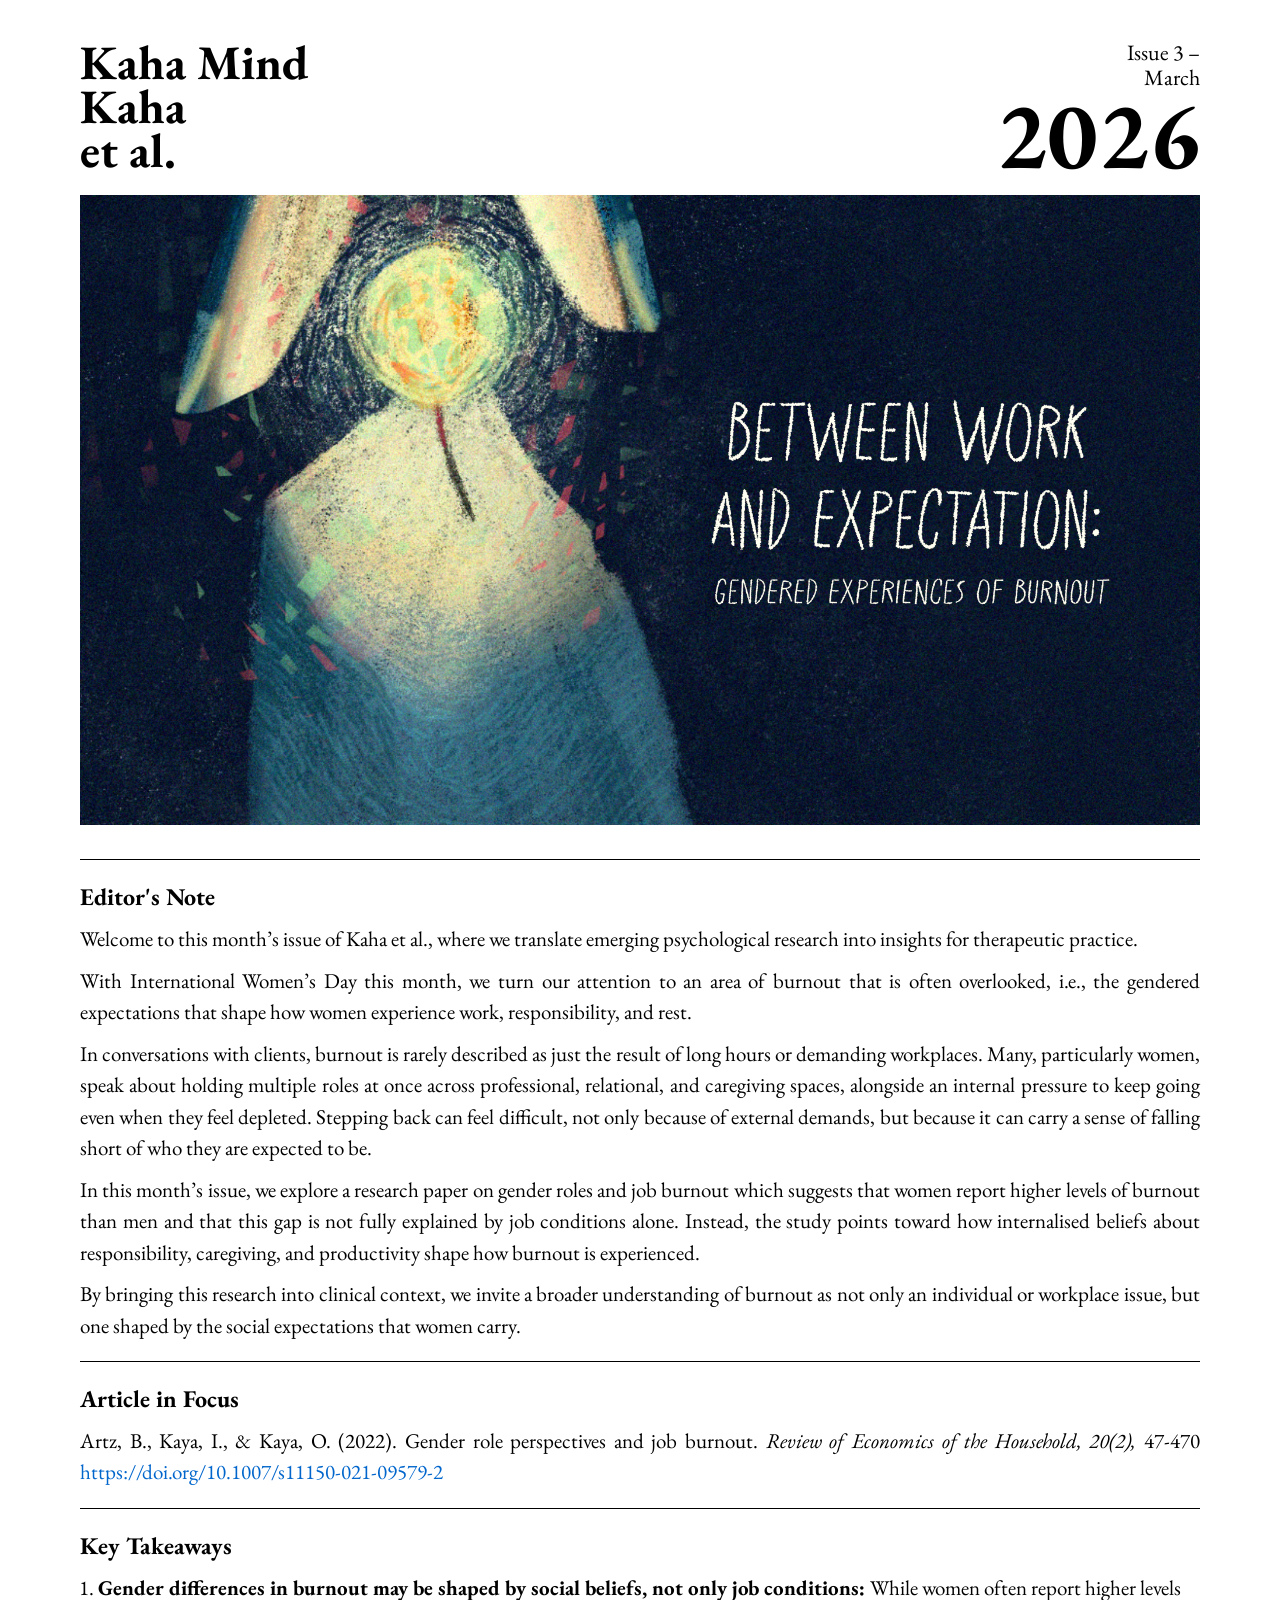
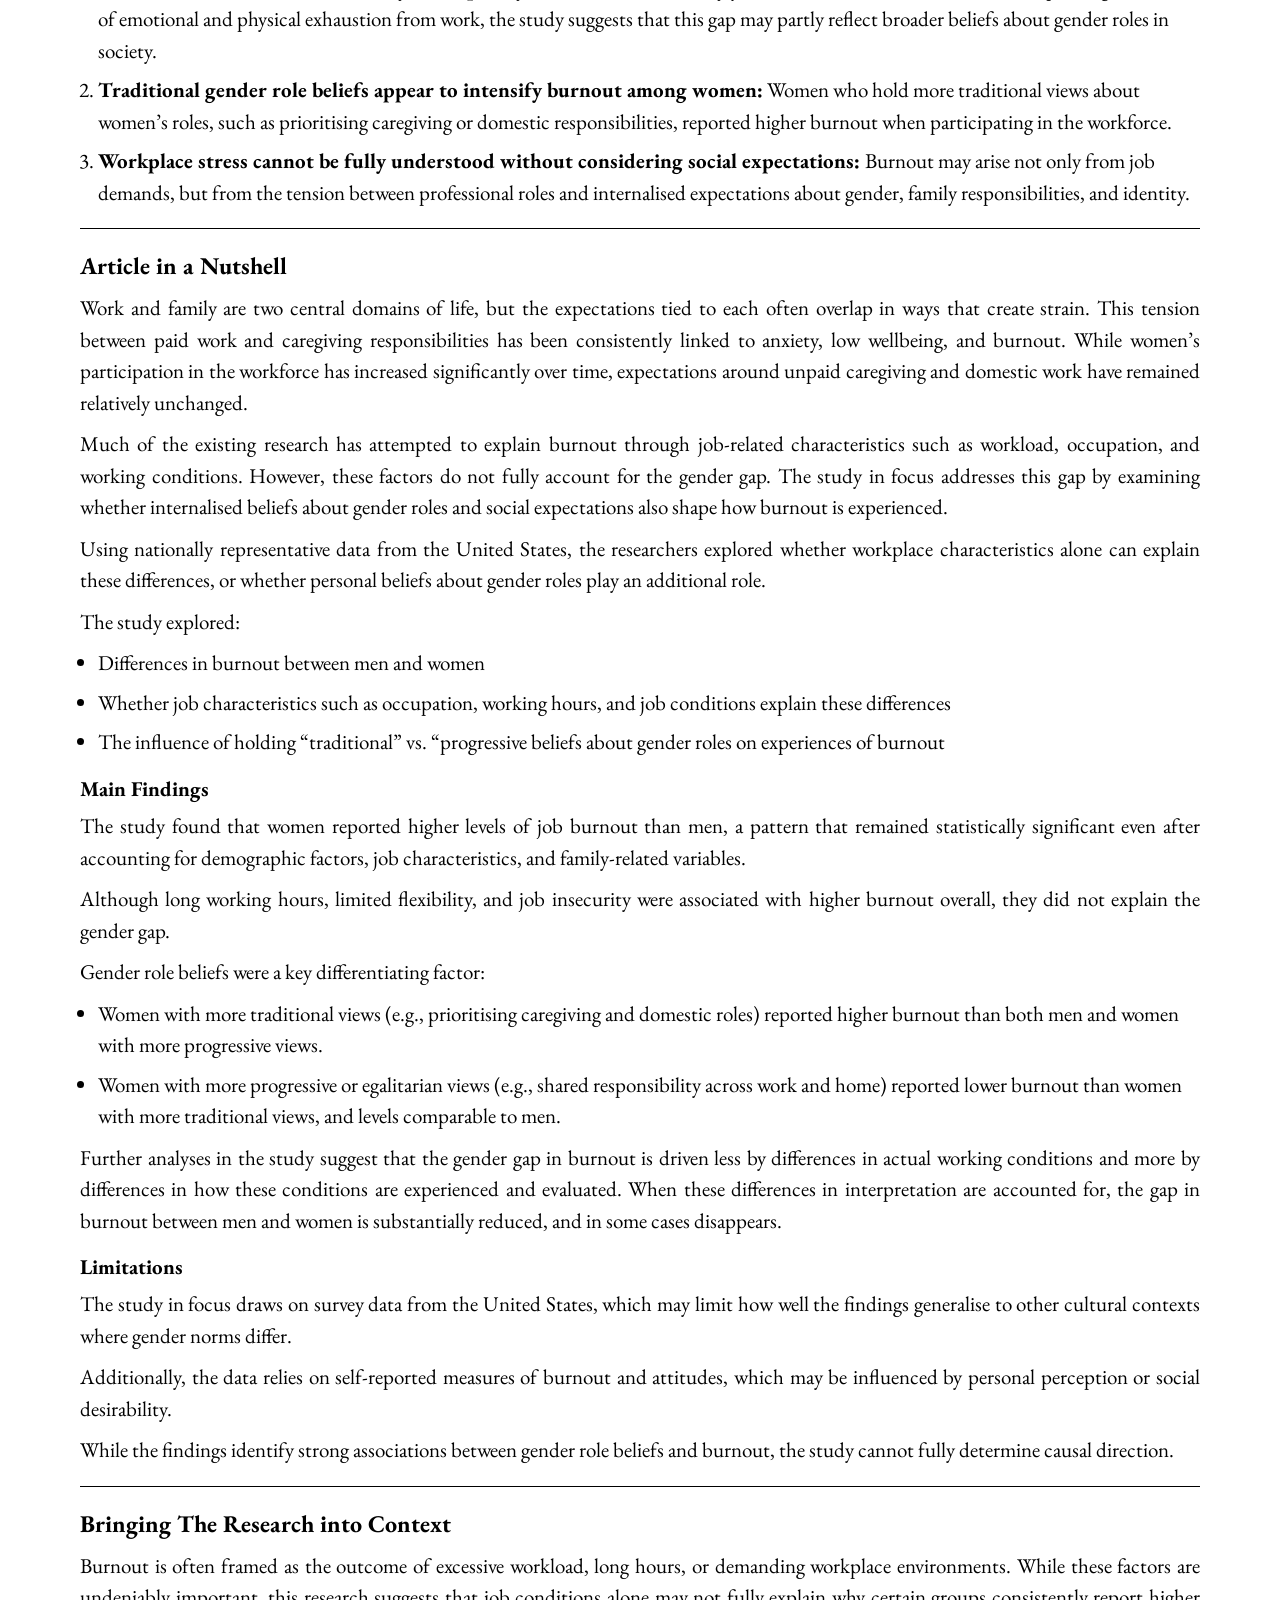
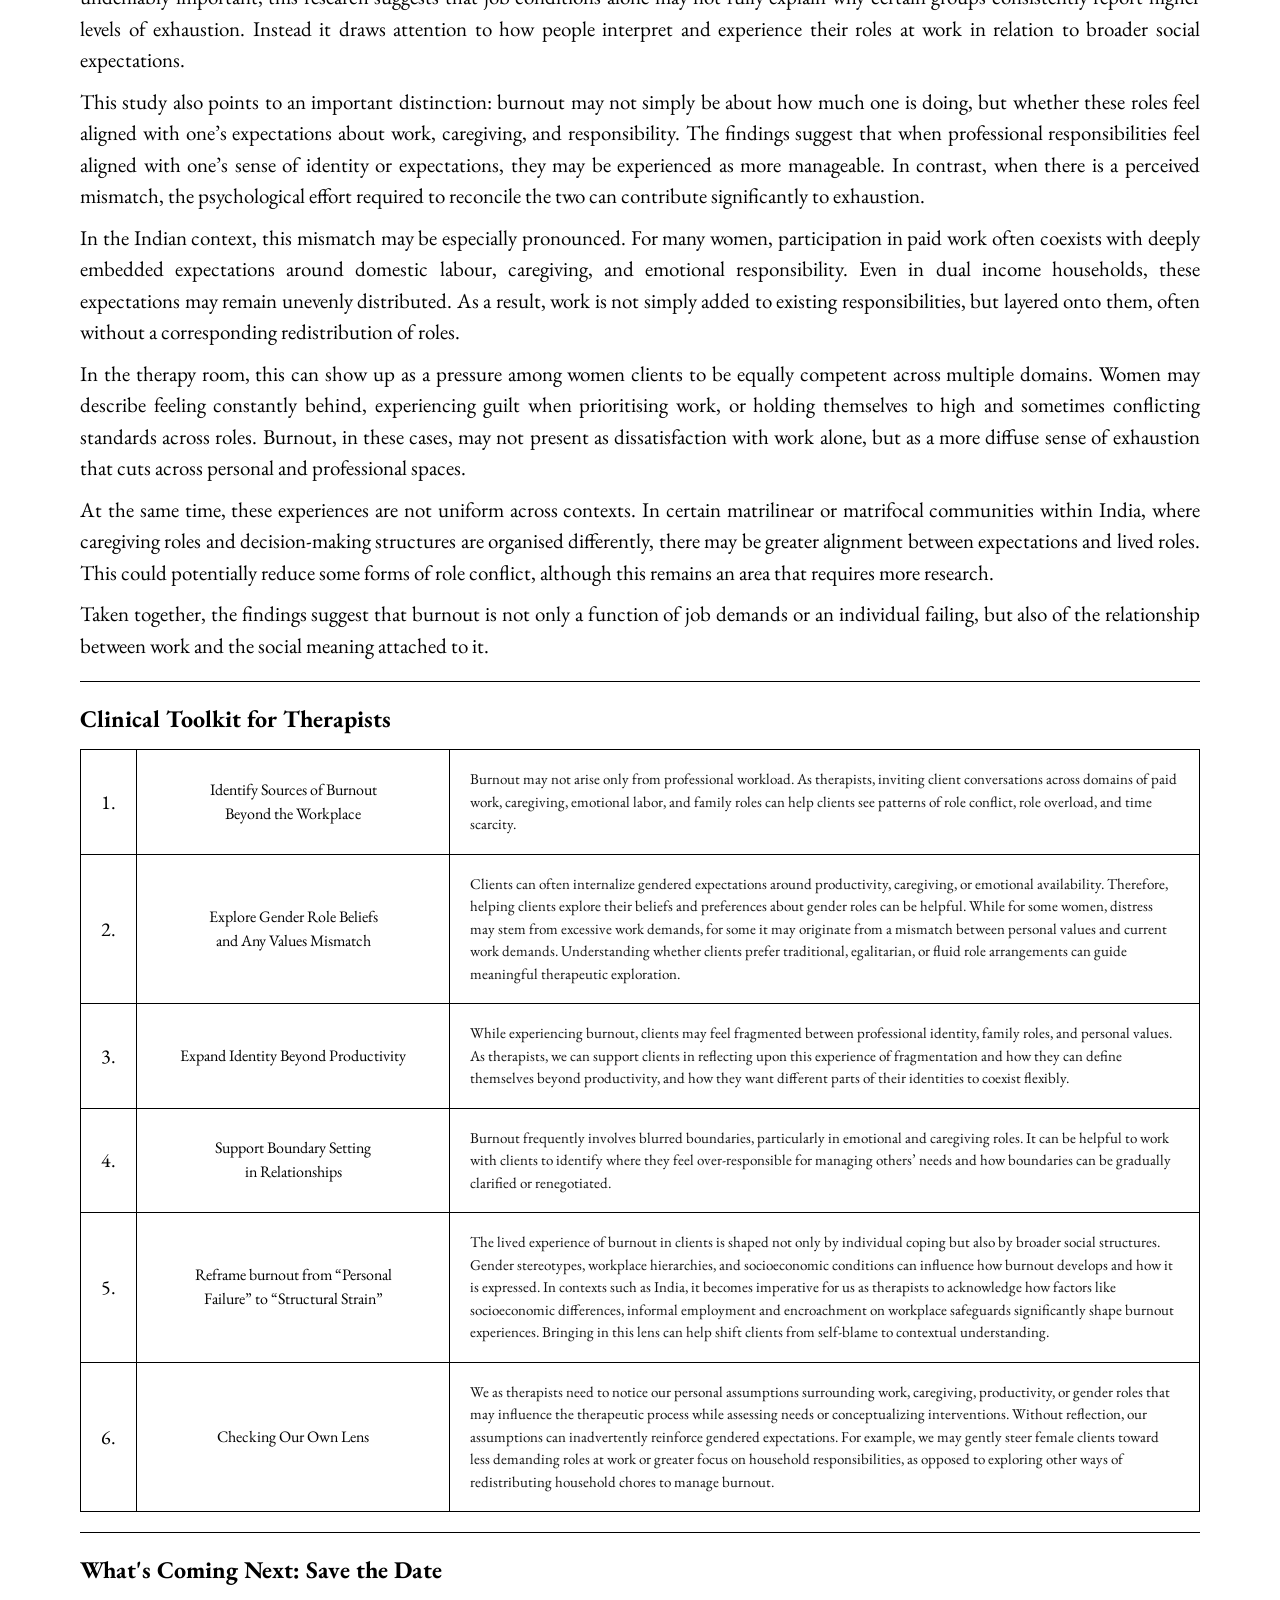
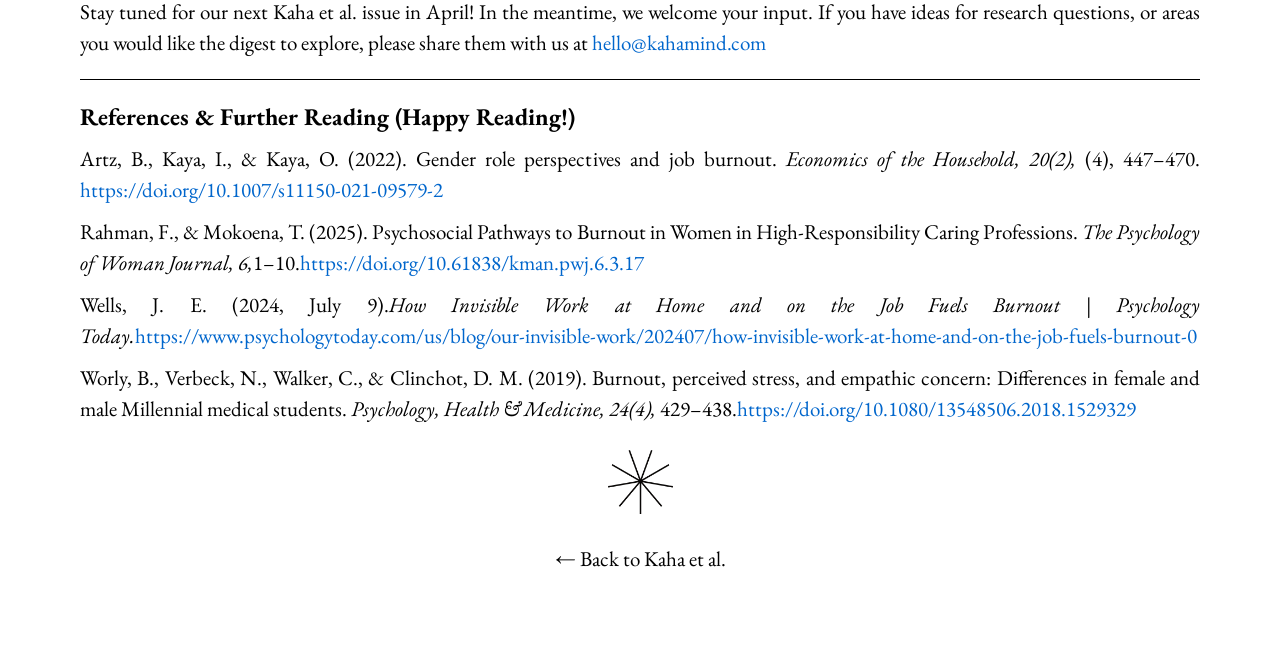
<file: newsletter-issue3.html>
<!DOCTYPE html>
<html lang="en">
<head>
    <meta charset="UTF-8">
    <meta name="viewport" content="width=device-width, initial-scale=1.0">
    <title>Research Digest - Issue 3 - Kaha Mind</title>
    <style>
        /* EB Garamond, the sitewide face */
        @font-face {
            font-family: "EB Garamond Local";
            src: url("fonts/EBGaramond-Regular.ttf") format("truetype"),
       url("EBGaramond-Regular.ttf") format("truetype");
            font-weight: 400;
            font-style: normal;
            font-display: swap;
        }
        * {
            margin: 0;
            padding: 0;
            box-sizing: border-box;
        }
        
        body {
            background: white;
            font-family: 'EB Garamond', 'EB Garamond Local', Georgia, 'Times New Roman', serif;
            padding: 40px 80px;
            line-height: 1.45;
        }
        
        .container {
            max-width: 100%;
            margin: 0 auto;
        }
        
        .header {
            display: flex;
            justify-content: space-between;
            align-items: flex-start;
            margin-bottom: 12px;
        }
        
        .title-left h1 {
            font-family: 'EB Garamond', 'EB Garamond Local', Georgia, 'Times New Roman', serif;
            font-size: 48px;
            font-weight: 700;
            line-height: 0.92;
        }
        
        .title-right {
            text-align: right;
            font-size: 22px;
            line-height: 1.15;
        }
        
        .title-right .year {
            font-size: 96px;
            font-weight: 700;
            line-height: 0.85;
            margin-top: 3px;
        }

        .theme-tag {
            font-size: 15px;
            font-style: italic;
            margin-bottom: 4px;
        }

        .chairs-image {
            width: 100%;
            margin: 8px 0;
        }
        
        hr {
            border: none;
            border-top: 1.5px solid #000;
            margin: 20px 0;
        }
        
        h2 {
            font-family: 'EB Garamond', 'EB Garamond Local', Georgia, 'Times New Roman', serif;
            font-size: 24px;
            font-weight: 700;
            margin: 20px 0 8px 0;
        }
        
        h3 {
            font-family: 'EB Garamond', 'EB Garamond Local', Georgia, 'Times New Roman', serif;
            font-size: 21px;
            font-weight: 700;
            margin: 16px 0 6px 0;
        }
        
        p {
            font-size: 21px;
            line-height: 1.5;
            margin-bottom: 10px;
            text-align: justify;
        }
        
        ul, ol {
            margin: 8px 0 10px 18px;
        }
        
        li {
            font-size: 21px;
            line-height: 1.5;
            margin-bottom: 8px;
        }
        
        strong {
            font-weight: 700;
        }
        
        a {
            color: #0066cc;
            text-decoration: none;
        }

        a:hover {
            text-decoration: underline;
        }

        .callout-box {
            border: 1.5px solid #000;
            border-radius: 16px;
            padding: 14px 16px;
            margin: 18px 0;
        }
        
        .callout-box h3 {
            margin-top: 0;
            margin-bottom: 8px;
        }
        
        .callout-box p {
            font-size: 15px;
        }

        .star-image {
            width: 65px;
            margin: 25px auto;
            display: block;
        }

        /* Clinical Toolkit table */
        .toolkit-table {
            width: 100%;
            border-collapse: collapse;
            margin: 12px 0 10px;
            font-size: 16px;
        }

        .toolkit-table tr {
            border: 1.5px solid #000;
        }

        .toolkit-table td {
            border: 1.5px solid #000;
            padding: 18px 20px;
            vertical-align: middle;
            line-height: 1.5;
        }

        .toolkit-num {
            width: 50px;
            text-align: center;
            font-size: 20px;
            font-weight: 400;
        }

        .toolkit-title {
            width: 28%;
            text-align: center;
            font-size: 16px;
        }

        .toolkit-desc {
            font-size: 15px;
            text-align: left;
            color: #111;
        }

        @media (max-width: 600px) {
            .toolkit-table,
            .toolkit-table tbody,
            .toolkit-table tr,
            .toolkit-table td {
                display: block;
                width: 100%;
            }
            .toolkit-num {
                font-size: 18px;
                padding: 12px 20px 4px;
                border-bottom: none;
            }
            .toolkit-title {
                text-align: left;
                font-weight: 700;
                padding: 4px 20px;
                border-bottom: none;
                border-top: none;
            }
            .toolkit-desc {
                padding: 4px 20px 14px;
                border-top: none;
            }
        }
        
        .back-link {
            text-align: center;
            margin-top: 30px;
            padding-bottom: 40px;
        }
        
        .back-link a {
            font-family: 'EB Garamond', 'EB Garamond Local', Georgia, 'Times New Roman', serif;
            font-size: 21px;
            color: #000000;
        }

        @media (max-width: 768px) {
            body { padding: 30px 20px; }
            .title-left h1 { font-size: 38px; }
            .title-right { font-size: 18px; }
            .title-right .year { font-size: 76px; }
        }
        
        @media (max-width: 480px) {
            body { padding: 20px 15px; }
            .title-left h1 { font-size: 30px; }
            .title-right { font-size: 16px; }
            .title-right .year { font-size: 56px; }
        }

        /* fade content in as it is scrolled to */
        .js [data-reveal] {
            opacity: 0;
            transform: translateY(18px);
            transition: opacity 0.8s cubic-bezier(0.22, 0.61, 0.36, 1),
                        transform 0.8s cubic-bezier(0.22, 0.61, 0.36, 1);
        }

        .js [data-reveal].is-visible {
            opacity: 1;
            transform: none;
        }

        @media (prefers-reduced-motion: reduce) {
            .js [data-reveal] { opacity: 1; transform: none; transition: none; }
        }
    
        /* ============================================================
           MOBILE BUILD , added last so it wins.
           Everything below sits inside a media query and cannot
           reach the desktop layout of this issue.
           ============================================================ */

        @media (max-width: 900px) {
            /* justified text opens rivers of white space once the
               line gets short, so the copy is ragged right on a
               phone and stays justified on a desktop */
            p, li, .toolkit-desc { text-align: left; }

            /* a DOI or a long URL breaks rather than widening the
               whole page and creating a sideways scroll */
            a { overflow-wrap: anywhere; }

            /* the masthead: title on the left, issue and year on
               the right, dropping to two rows if it runs out of
               room instead of squeezing */
            .header {
                flex-wrap: wrap;
                gap: 8px 16px;
            }
            .title-left { flex: 1 1 60%; min-width: 0; }
            .title-right { flex: 0 0 auto; }

            .brain-image { width: 100%; }

            /* the back link is a tappable row, not a line of text */
            .back-link a {
                display: inline-block;
                padding: 10px 4px;
            }
        }

        @media (max-width: 600px) {
            body { padding: 28px 20px; }

            /* the masthead stays as two columns, but the year is
               brought down to a size that leaves room for the
               title beside it */
            .title-left h1 { font-size: 34px; }
            .title-right { font-size: 16px; white-space: nowrap; }
            .title-right .year { font-size: 58px; }

            .callout-box { padding: 14px 16px; border-radius: 14px; }

            hr { margin: 16px 0; }
        }

        @media (max-width: 400px) {
            body { padding: 22px 15px; }
            .title-left h1 { font-size: 30px; }
            .title-right .year { font-size: 50px; }
            .star-image { width: 52px; margin: 20px auto; }
        }
    </style>
<script>document.documentElement.className += " js";</script>
<link rel="preconnect" href="https://fonts.googleapis.com">
<link rel="preconnect" href="https://fonts.gstatic.com" crossorigin>
<link rel="stylesheet" href="https://fonts.googleapis.com/css2?family=Borel&family=EB+Garamond:wght@400;500&display=swap">
</head>
<body>
    <div class="container">

        <!-- Header -->
        <div class="header">
            <div class="title-left">
                <h1>Kaha Mind<br>Kaha<br>et al.</h1>
            </div>
            <div class="title-right">
                <div>Issue 3 &ndash;<br>March</div>
                <div class="year">2026</div>
            </div>
        </div>

        <!--<p class="theme-tag"><strong>Theme:</strong> Dating Apps and Psychological Well-being</p>-->

        <img src="burnout.png" alt="Kaha et al. Issue 3" class="chairs-image">


        <hr>

        <h2>Editor's Note</h2>
        <p>Welcome to this month’s issue of Kaha et al., where we translate emerging psychological research into insights for therapeutic practice.</p>
        <p>With International Women’s Day this month, we turn our attention to an area of burnout that is often overlooked, i.e., the gendered expectations that shape how women experience work, responsibility, and rest.</p>
        <p>In conversations with clients, burnout is rarely described as just the result of long hours or demanding workplaces. Many, particularly women, speak about holding multiple roles at once across professional, relational, and caregiving spaces, alongside an internal pressure to keep going even when they feel depleted. Stepping back can feel difficult, not only because of external demands, but because it can carry a sense of falling short of who they are expected to be.</p>
        <p>In this month’s issue, we explore a research paper on gender roles and job burnout which suggests  that women report higher levels of burnout than men and that this gap is not fully explained by job conditions alone. Instead, the study points toward how internalised beliefs about responsibility, caregiving, and productivity shape how burnout is experienced.</p>
        <p>By bringing this research into clinical context, we invite a broader understanding of burnout as not only an individual or workplace issue, but one shaped by the social expectations that women carry.</p>

        <hr>

        <h2>Article in Focus</h2>
        <p>Artz, B., Kaya, I., & Kaya, O. (2022). Gender role perspectives and job burnout. <em>Review of Economics of the Household, 20(2), </em> 47-470 <a href="https://doi.org/10.1007/s11150-021-09579-2" target="_blank"> https://doi.org/10.1007/s11150-021-09579-2</a></p>

        <hr>

        <h2>Key Takeaways</h2>
        <ol>
            <li><strong>Gender differences in burnout may be shaped by social beliefs, not only job conditions: </strong> While women often report higher levels of emotional and physical exhaustion from work, the study suggests that this gap may partly reflect broader beliefs about gender roles in society.</li>
            <li><strong>Traditional gender role beliefs appear to intensify burnout among women:</strong> Women who hold more traditional views about women’s roles, such as prioritising caregiving or domestic responsibilities, reported higher burnout when participating in the workforce.</li>
            <li><strong>Workplace stress cannot be fully understood without considering social expectations: </strong> Burnout may arise not only from job demands, but from the tension between professional roles and internalised expectations about gender, family responsibilities, and identity.</li>
        </ol>

        <hr>

        <h2>Article in a Nutshell</h2>
        <p>Work and family are two central domains of life, but the expectations tied to each often overlap in ways that create strain. This tension between paid work and caregiving responsibilities has been consistently linked to anxiety, low wellbeing, and burnout. While women’s participation in the workforce has increased significantly over time, expectations around unpaid caregiving and domestic work have remained relatively unchanged.</p>
        <p>Much of the existing research has attempted to explain burnout through job-related characteristics such as workload, occupation, and working conditions. However, these factors do not fully account for the gender gap. The study in focus addresses this gap by examining whether internalised beliefs about gender roles and social expectations also shape how burnout is experienced.</p>
         <p>Using nationally representative data from the United States, the researchers explored whether workplace characteristics alone can explain these differences, or whether personal beliefs about gender roles play an additional role.</p>
        <p>The study explored:</p>
        <ul>
            <li>Differences in burnout between men and women</li>
            <li>Whether job characteristics such as occupation, working hours, and job conditions explain  these differences</li>
            <li>The influence of holding “traditional” vs. “progressive beliefs about gender roles on experiences of burnout</li>
        </ul>
        
        <h3>Main Findings</h3>
        <p>The study found that women reported higher levels of job burnout than men, a pattern that remained statistically significant even after accounting for demographic factors, job characteristics, and family-related variables. </p>
        <p>Although long working hours, limited flexibility, and job insecurity were associated with higher burnout overall, they did not explain the gender gap.</p>
        <p>Gender role beliefs were a key differentiating factor:</p>
        <ul>
            <li>Women with more traditional views (e.g., prioritising caregiving and domestic roles) reported higher burnout than both men and women with more progressive views.</li>
            <li>Women with more progressive or egalitarian views (e.g., shared responsibility across work and home) reported lower burnout than women with more traditional views, and levels comparable to men.</li>
        </ul>
        <p>Further analyses in the study suggest that the gender gap in burnout is driven less by differences in actual working conditions and more by differences in how these conditions are experienced and evaluated. When these differences in interpretation are accounted for, the gap in burnout between men and women is substantially reduced, and in some cases disappears.</p>

        <h3>Limitations</h3>
        <p>The study in focus draws on survey data from the United States, which may limit how well the findings generalise to other cultural contexts where gender norms differ.</p>
        <p>Additionally, the data relies on self-reported measures of burnout and attitudes, which may be influenced by personal perception or social desirability.</p>
        <p>While the findings identify strong associations between gender role beliefs and burnout, the study cannot fully determine causal direction.</p>
        

        <hr>

        <h2><strong>Bringing The Research into Context</strong> </h2>

        <p>Burnout is often framed as the outcome of excessive workload, long hours, or demanding workplace environments. While these factors are undeniably important, this research suggests that job conditions alone may not fully explain why certain groups consistently report higher levels of exhaustion. Instead it draws attention to how people interpret and experience their roles at work in relation to broader social expectations. </p>
        <p>This study also points to an important distinction: burnout may not simply be about how much one is doing, but whether these roles feel aligned with one’s expectations about work, caregiving, and responsibility. The findings suggest that when professional responsibilities feel aligned with one’s sense of identity or expectations, they may be experienced as more manageable. In contrast, when there is a perceived mismatch, the psychological effort required to reconcile the two can contribute significantly to exhaustion. </p>
        <p>In the Indian context, this mismatch may be especially pronounced. For many women, participation in paid work often coexists with deeply embedded expectations around domestic labour, caregiving, and emotional responsibility. Even in dual income households, these expectations may remain unevenly distributed. As a result, work is not simply added to existing responsibilities, but layered onto them, often without a corresponding redistribution of roles. </p>
        <p>In the therapy room, this can show up as a pressure among women clients to be equally competent across multiple domains. Women may describe feeling constantly behind, experiencing guilt when prioritising work, or holding themselves to high and sometimes conflicting standards across roles. Burnout, in these cases, may not present as dissatisfaction with work alone, but as a more diffuse sense of exhaustion that cuts across personal and professional spaces.  </p>
        <p>At the same time, these experiences are not uniform across contexts. In certain matrilinear or matrifocal communities within India, where caregiving roles and decision-making structures are organised differently, there may be greater alignment between expectations and lived roles. This could potentially reduce some forms of role conflict, although this remains an area that requires more research.</p>
        <p>Taken together, the findings suggest that burnout is not only a function of job demands or an individual failing, but also of the relationship between work and the social meaning attached to it.</p>

        <hr>


        <h2>Clinical Toolkit for Therapists</h2>
        <table class="toolkit-table">
            <tbody>
                <tr>
                    <td class="toolkit-num">1.</td>
                    <td class="toolkit-title">Identify Sources of Burnout <br> Beyond the Workplace</td>
                    <td class="toolkit-desc">Burnout may not arise only from professional workload. As therapists, inviting client conversations across domains of paid work, caregiving, emotional labor, and family roles can help clients see patterns of role conflict, role overload, and time scarcity.</td>
                </tr>
                <tr>
                    <td class="toolkit-num">2.</td>
                    <td class="toolkit-title">Explore Gender Role Beliefs <br> and Any Values Mismatch</td>
                    <td class="toolkit-desc">Clients can often internalize gendered expectations around productivity, caregiving, or emotional availability. Therefore, helping clients explore their beliefs and preferences about gender roles can be helpful. While for some women, distress may stem from excessive work demands, for some it may originate from a mismatch between personal values and current work demands. Understanding whether clients prefer traditional, egalitarian, or fluid role arrangements can guide meaningful therapeutic exploration.</td>
                </tr>
                <tr>
                    <td class="toolkit-num">3.</td>
                    <td class="toolkit-title">Expand Identity Beyond Productivity</td>
                    <td class="toolkit-desc">While experiencing burnout, clients may feel fragmented between professional identity, family roles, and personal values. As therapists, we can support clients in reflecting upon this experience of fragmentation and how they can define themselves beyond productivity, and how they want different parts of their identities to coexist flexibly.</td>
                </tr>
                <tr>
                    <td class="toolkit-num">4.</td>
                    <td class="toolkit-title">Support Boundary Setting <br> in Relationships</td>
                    <td class="toolkit-desc">Burnout frequently involves blurred boundaries, particularly in emotional and caregiving roles. It can be helpful to work with clients to identify where they feel over-responsible for managing others’ needs and how boundaries can be gradually clarified or renegotiated.</td>
                </tr>
                <tr>
                    <td class="toolkit-num">5.</td>
                    <td class="toolkit-title">Reframe burnout from “Personal <br> Failure” to “Structural Strain”</td>
                    <td class="toolkit-desc">The lived experience of burnout in clients is shaped not only by individual coping but also by broader social structures. Gender stereotypes, workplace hierarchies, and socioeconomic conditions can influence how burnout develops and how it is expressed. In contexts such as India, it becomes imperative for us as therapists to acknowledge how factors like socioeconomic differences, informal employment and encroachment on workplace safeguards significantly shape burnout experiences. Bringing in this lens can help shift clients from self-blame to contextual understanding.</td>
                </tr>
                <tr>
                    <td class="toolkit-num">6.</td>
                    <td class="toolkit-title">Checking Our Own Lens</td>
                    <td class="toolkit-desc">We as therapists need to notice our personal assumptions surrounding work, caregiving, productivity, or gender roles that may influence the therapeutic process while assessing needs or conceptualizing interventions. Without reflection, our assumptions can inadvertently reinforce gendered expectations. For example, we may gently steer female clients toward  less demanding roles at work or greater focus on household responsibilities, as opposed to  exploring other ways of redistributing household chores to manage burnout.</td>
                </tr>
              </tbody>
        </table>


        <hr>

        <h2>What's Coming Next: Save the Date</h2>
        <p>Stay tuned for our next Kaha et al. issue in April! In the meantime, we welcome your input. If you have ideas for research questions, or areas you would like the digest to explore, please share them with us at  <a href="mailto:hello@kahamind.com">hello@kahamind.com</a></p>

        <hr>

        <h2>References &amp; Further Reading (Happy Reading!)</h2>
        <p>Artz, B., Kaya, I., & Kaya, O. (2022). Gender role perspectives and job burnout. <em>Economics of the Household, 20(2), </em>(4), 447–470. <a href="https://doi.org/10.1007/s11150-021-09579-2" target="_blank">https://doi.org/10.1007/s11150-021-09579-2</a></p>

        <p>Rahman, F., & Mokoena, T. (2025). Psychosocial Pathways to Burnout in Women in High-Responsibility Caring Professions. <em>The Psychology of Woman Journal, 6,</em>1–10.<a href="https://doi.org/10.61838/kman.pwj.6.3.17" target="_blank">https://doi.org/10.61838/kman.pwj.6.3.17</a></p>

        <p>Wells, J. E. (2024, July 9).<em>How Invisible Work at Home and on the Job Fuels Burnout | Psychology Today.</em><a href="https://www.psychologytoday.com/us/blog/our-invisible-work/202407/how-invisible-work-at-home-and-on-the-job-fuels-burnout-0" target="_blank">https://www.psychologytoday.com/us/blog/our-invisible-work/202407/how-invisible-work-at-home-and-on-the-job-fuels-burnout-0</a></p>

        <p>Worly, B., Verbeck, N., Walker, C., & Clinchot, D. M. (2019). Burnout, perceived stress, and empathic concern: Differences in female and male Millennial medical students. <em>Psychology, Health & Medicine, 24(4),</em> 429–438.<a href="https://doi.org/10.1080/13548506.2018.1529329" target="_blank">https://doi.org/10.1080/13548506.2018.1529329</a></p>



        <!-- Star icon -->
        <img src="star.png" alt="Star decoration" class="star-image">

        <!-- Back link -->
        <div class="back-link">
            <a href="dossier.html">← Back to Kaha et al.</a>
        </div>
    </div>

    <script>
        /* Fade each block in as it is scrolled to. */
        (function () {
            var scope = document.querySelector(".container");
            if (!scope) return;

            /* only the top level blocks fade, so text inside a callout
               or the masthead moves with its box rather than separately */
            var items = Array.prototype.slice.call(scope.children);
            items.forEach(function (el) { el.setAttribute("data-reveal", ""); });

            if (!("IntersectionObserver" in window)) {
                items.forEach(function (el) { el.classList.add("is-visible"); });
                return;
            }

            var observer = new IntersectionObserver(function (entries) {
                var batch = 0;
                entries.forEach(function (entry) {
                    if (!entry.isIntersecting) return;
                    entry.target.style.transitionDelay = (batch * 70) + "ms";
                    entry.target.classList.add("is-visible");
                    observer.unobserve(entry.target);
                    batch++;
                });
            }, { threshold: 0.01 });

            items.forEach(function (el) { observer.observe(el); });

            /* a short block at the very bottom of the page can sit below
               the fold and never trigger, so reveal anything still hidden
               once the reader reaches the end */
            window.addEventListener("scroll", function () {
                if (window.innerHeight + window.scrollY >= document.body.offsetHeight - 40) {
                    items.forEach(function (el) { el.classList.add("is-visible"); });
                }
            }, { passive: true });
        })();
    </script>

</body>
</html>
</file>
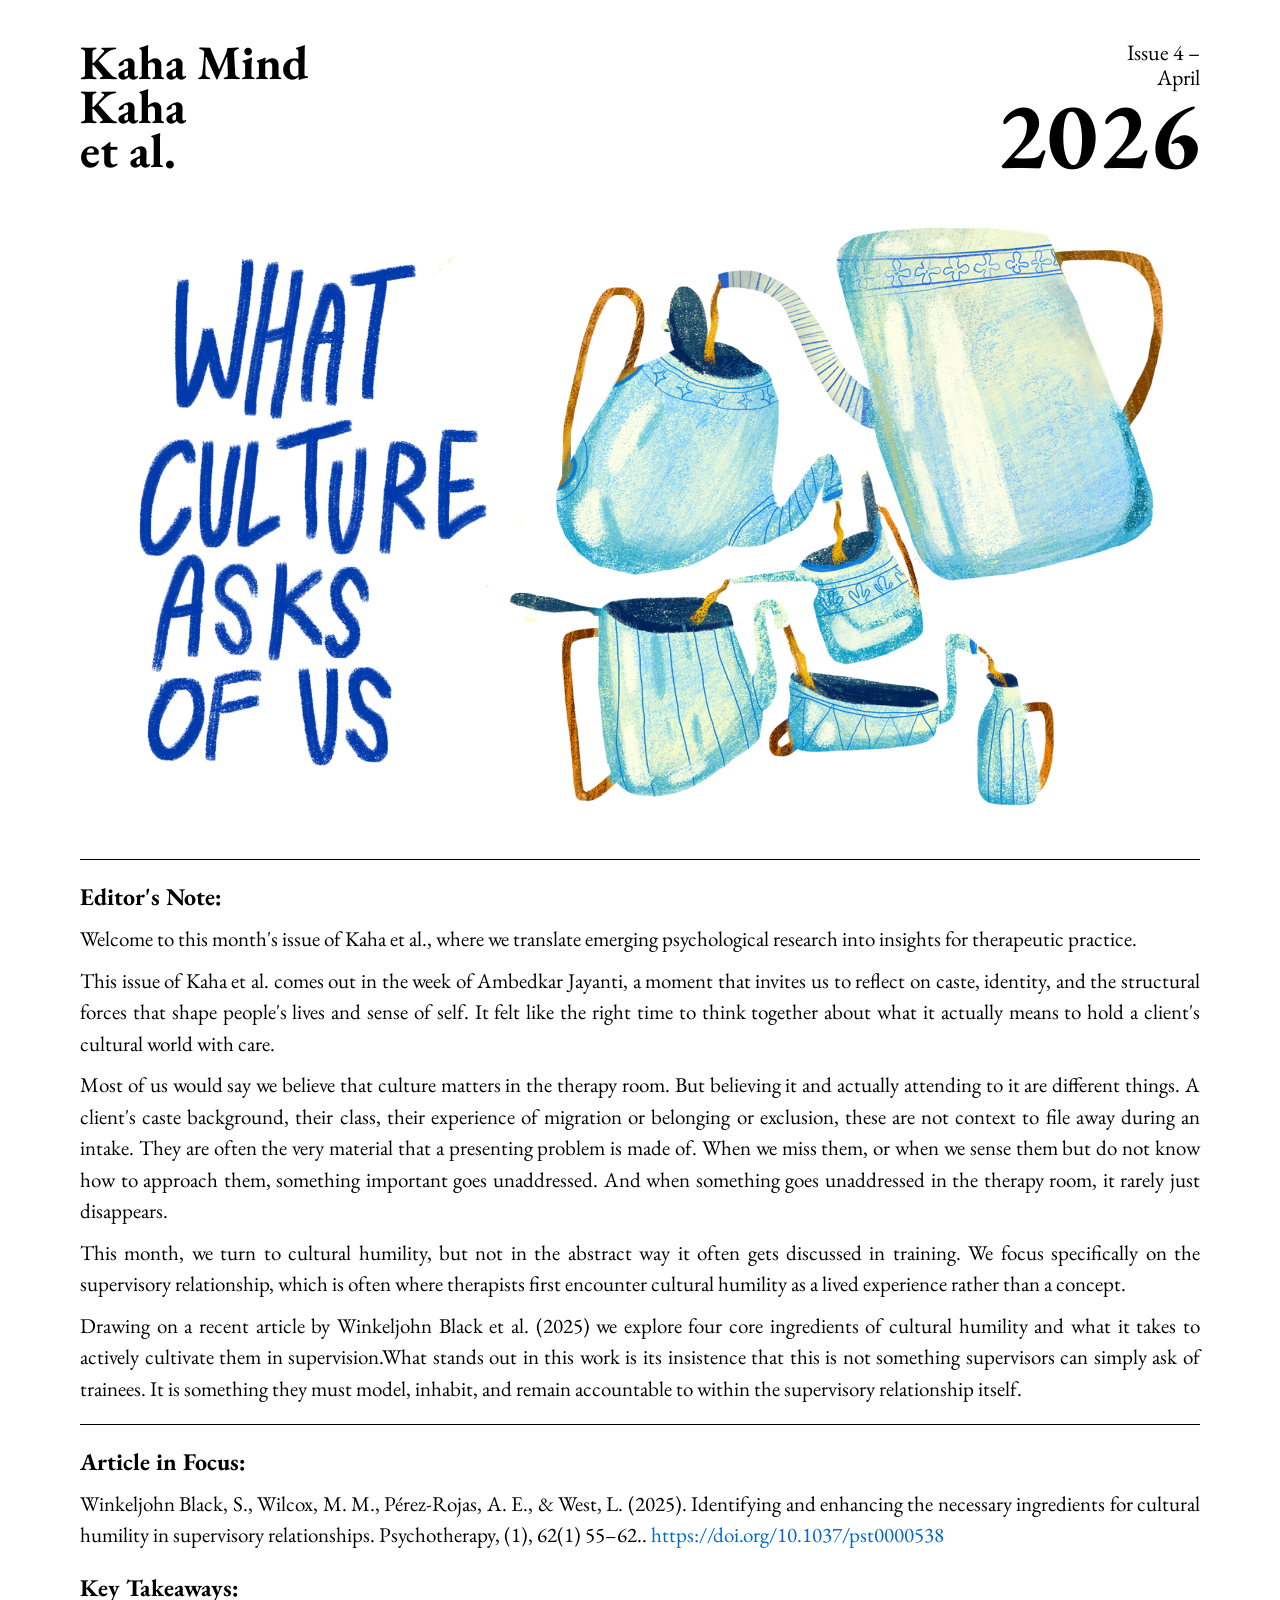
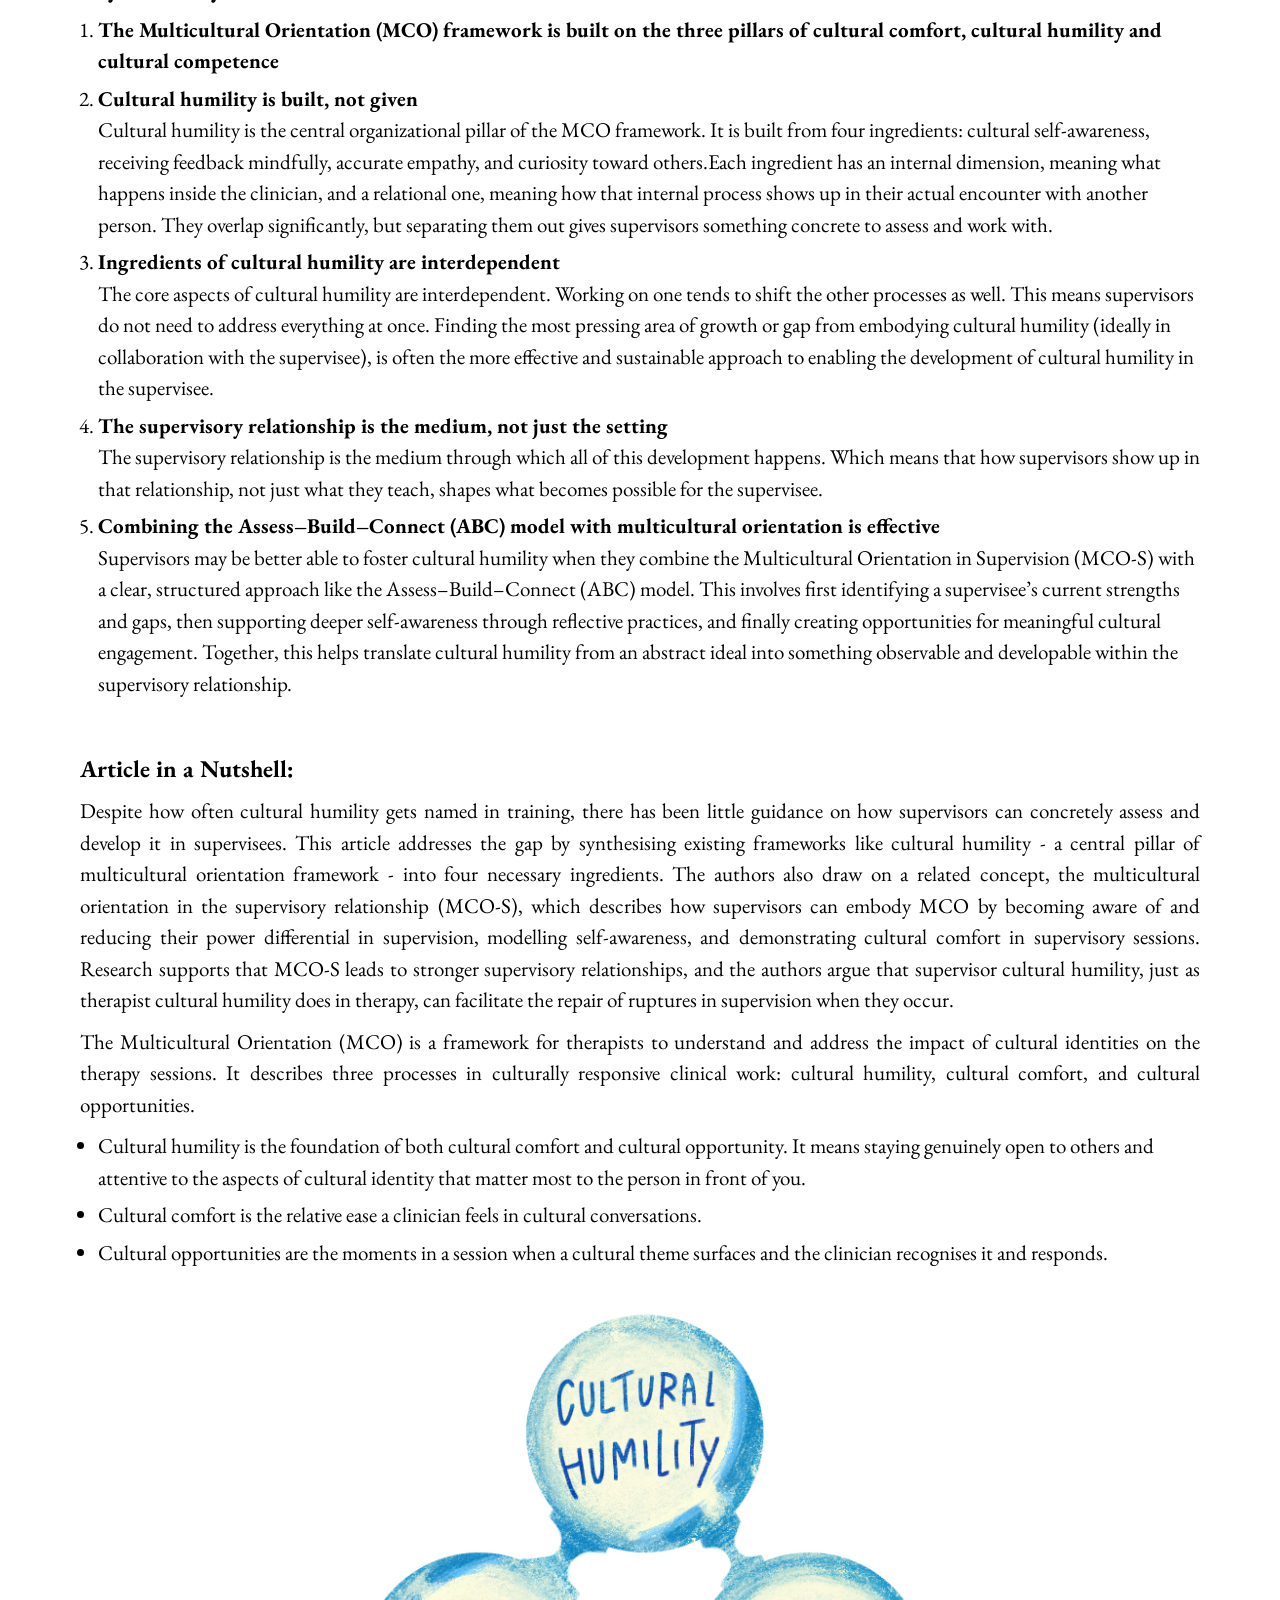
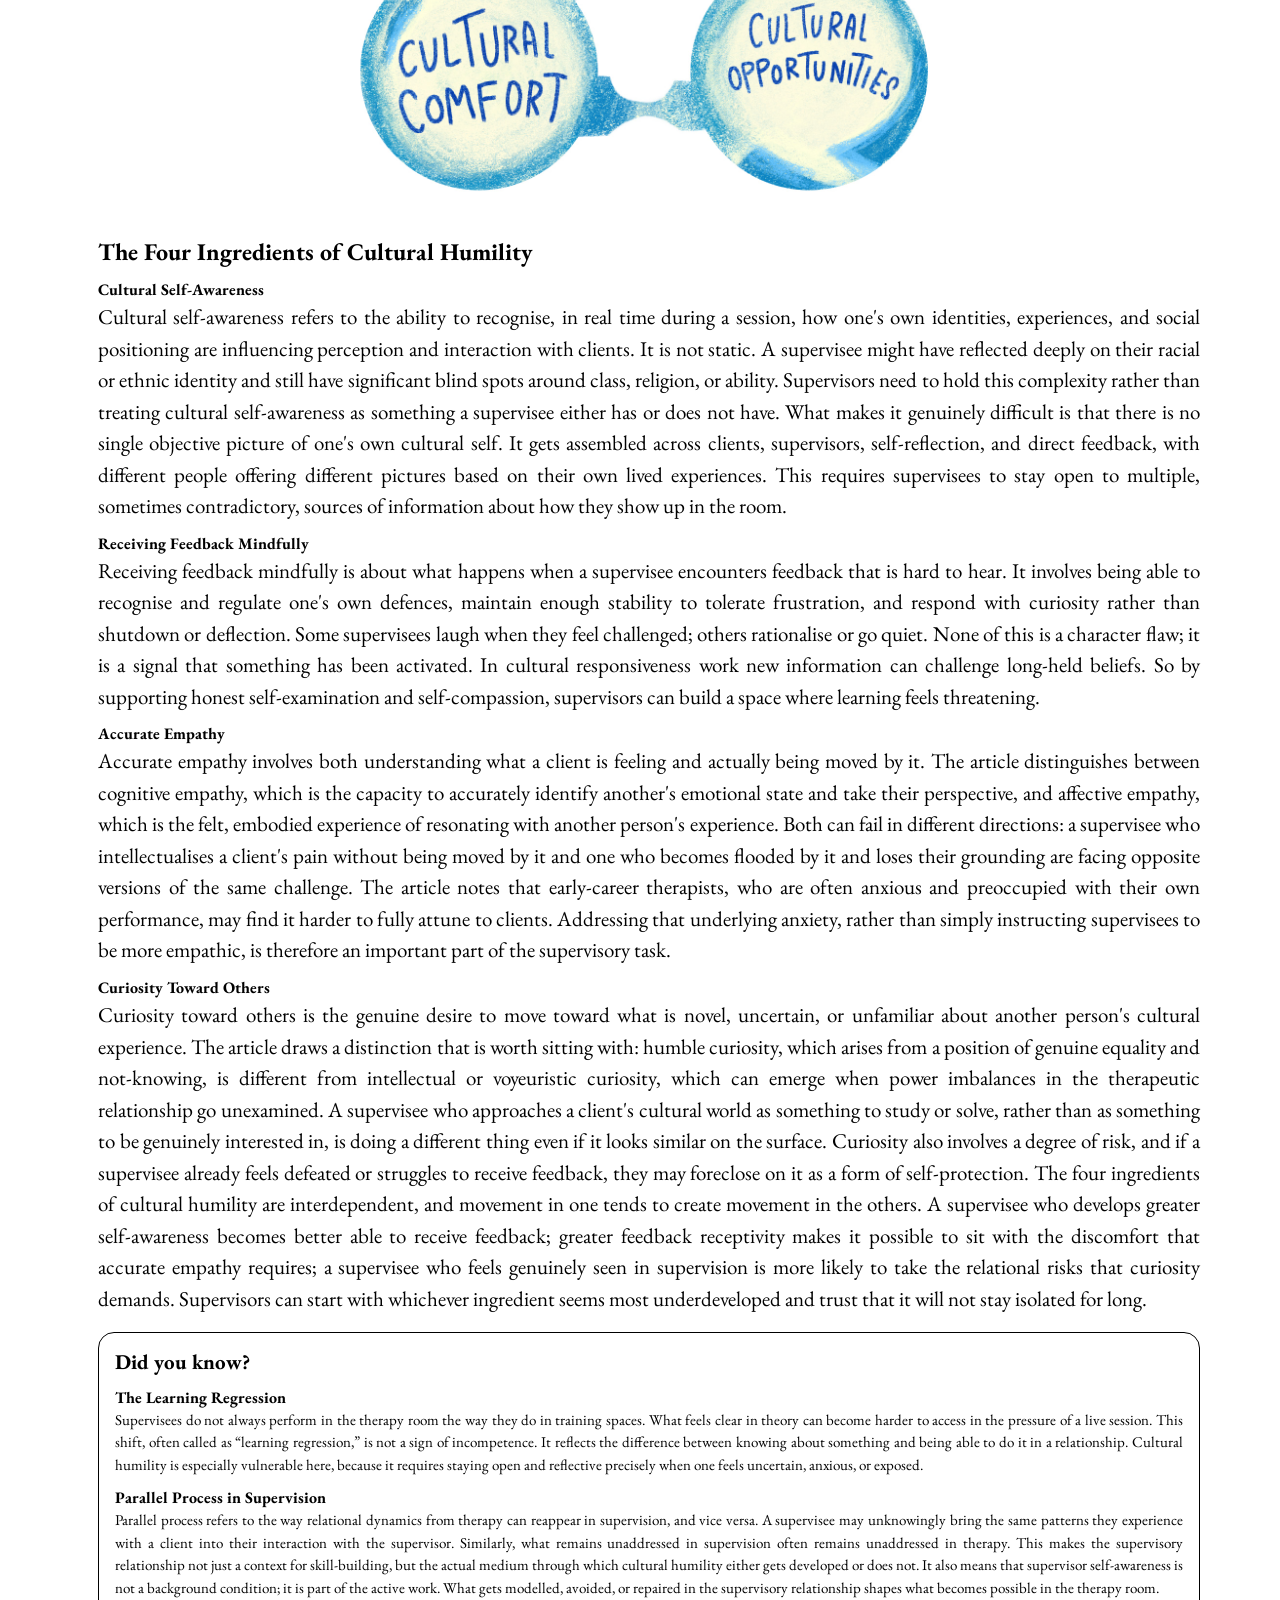
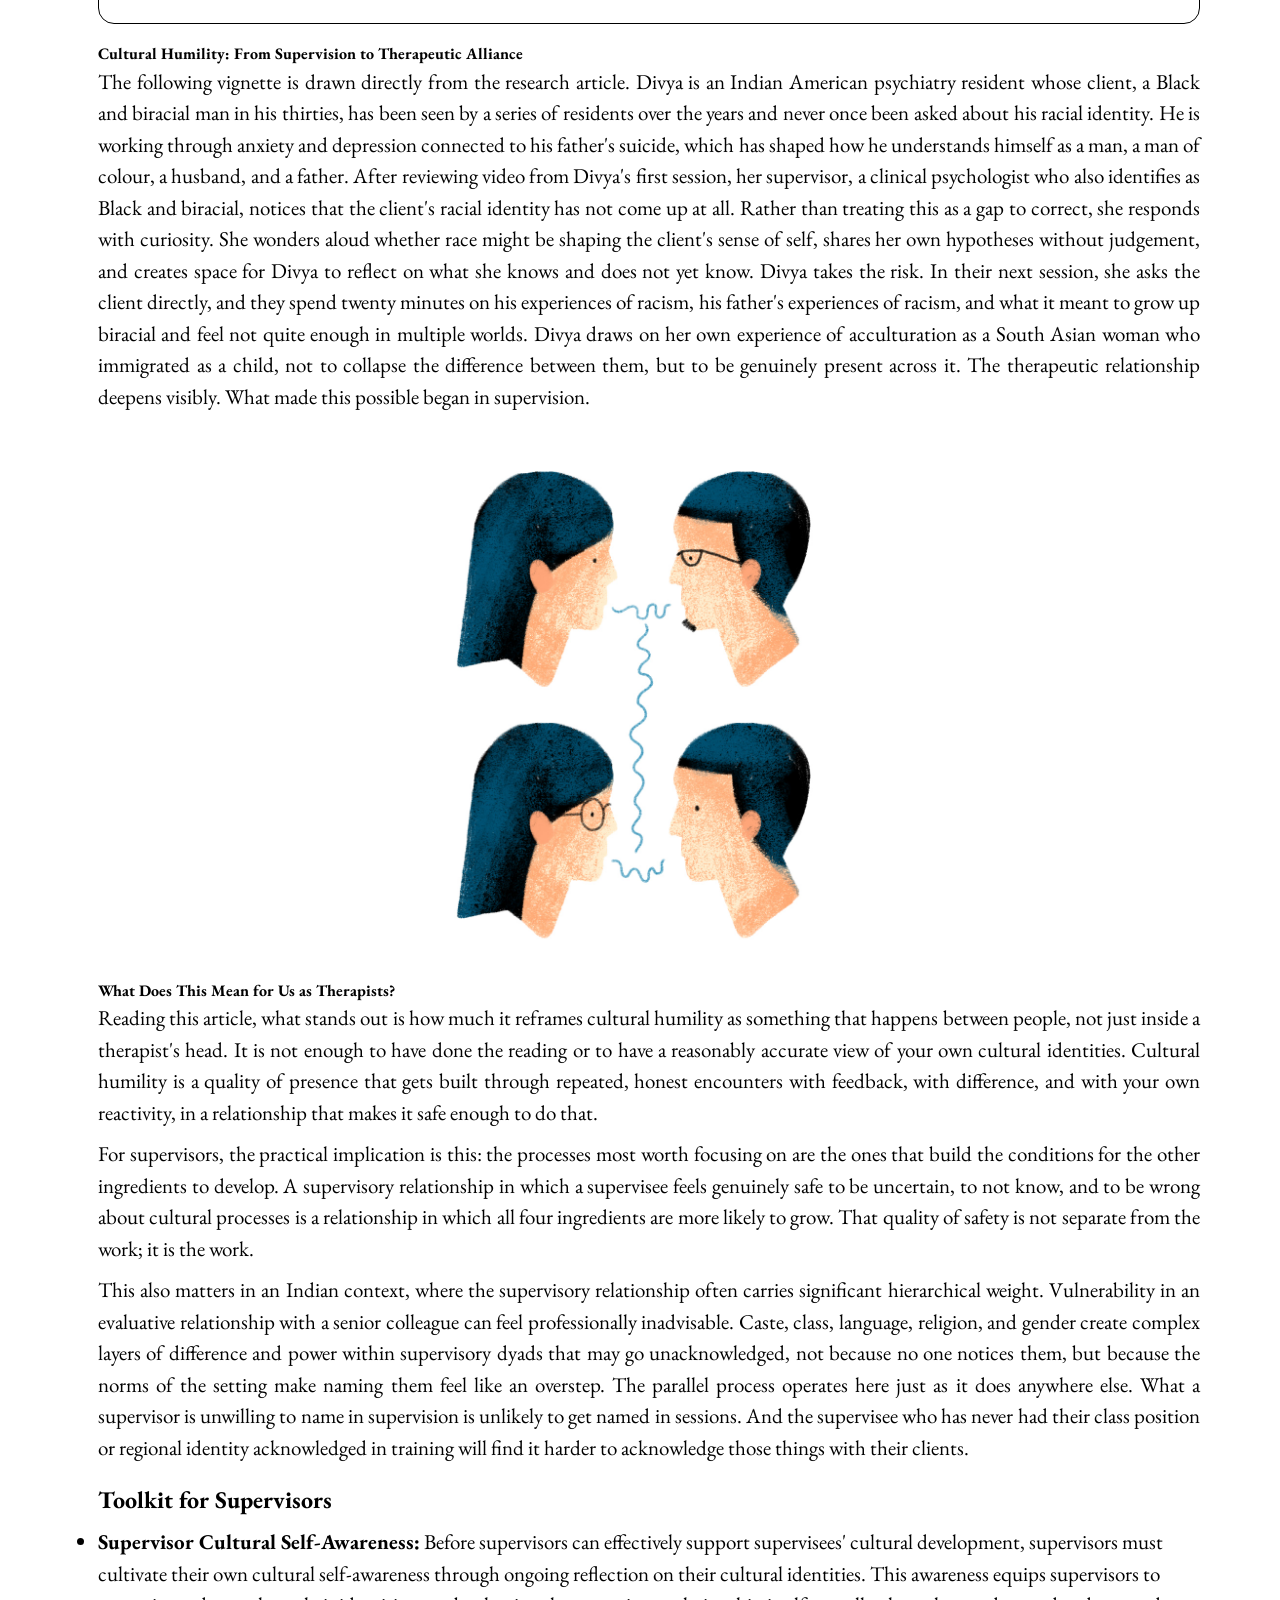
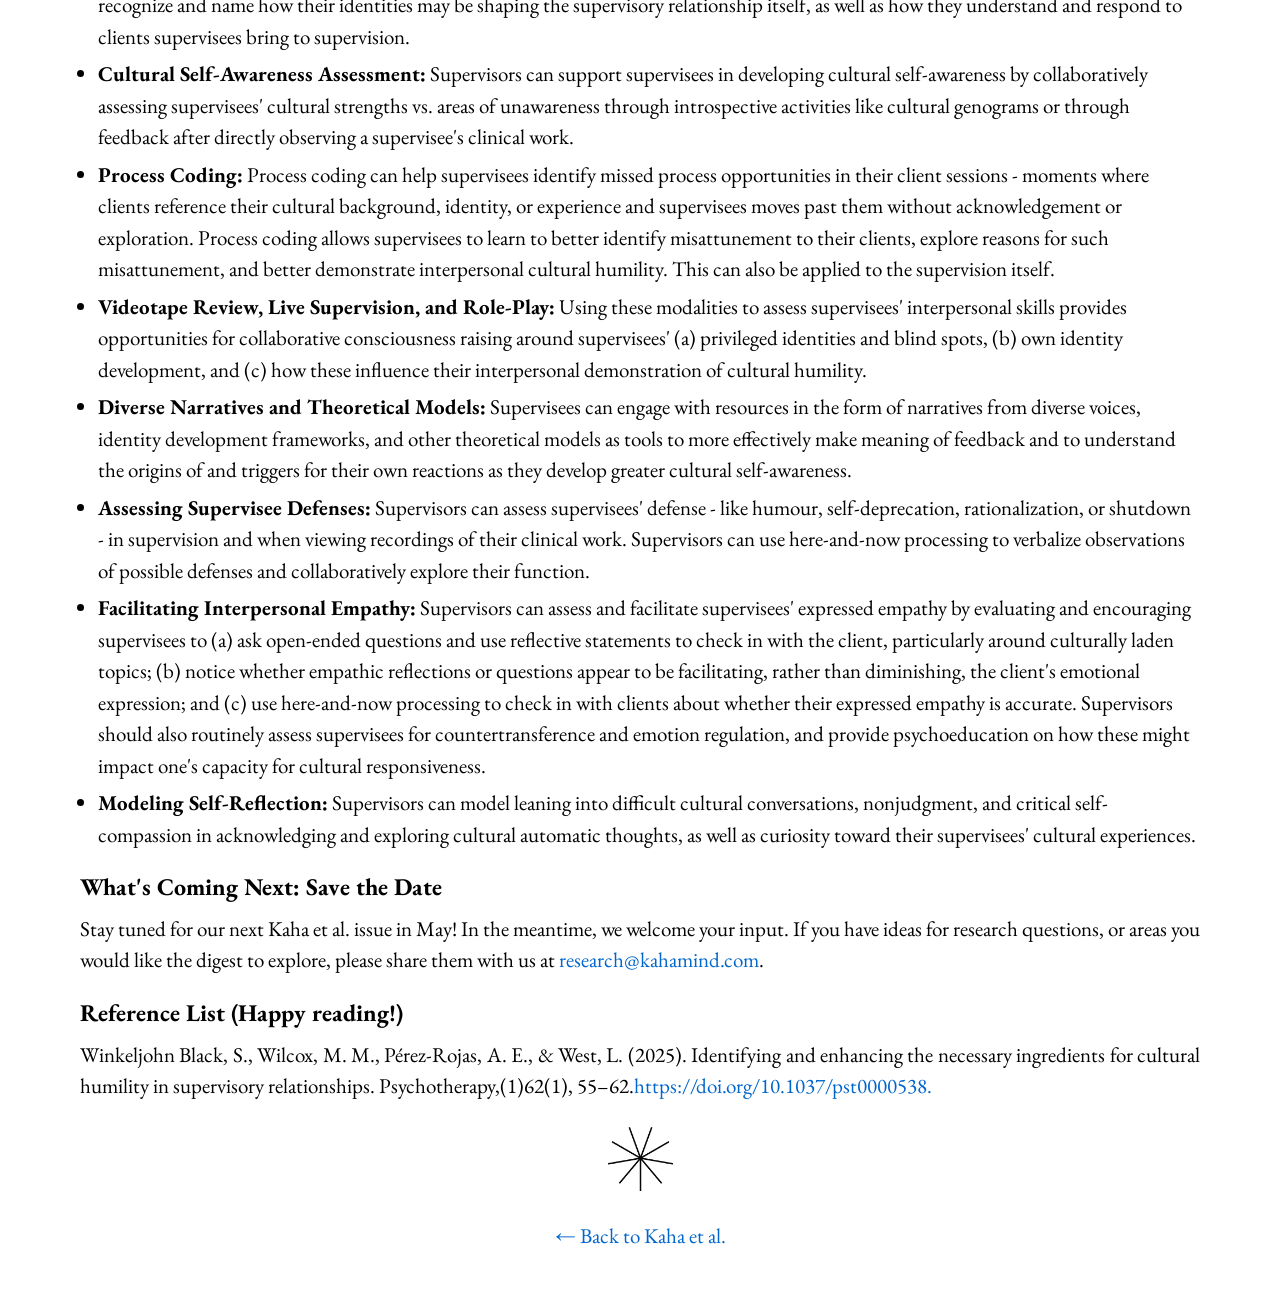
<file: newsletter-issue4.html>
<!DOCTYPE html>
<html lang="en">
<head>
    <meta charset="UTF-8">
    <meta name="viewport" content="width=device-width, initial-scale=1.0">
    <title>Research Digest - Issue 4 - Kaha Mind</title>
    <style>
        /* EB Garamond, the sitewide face */
        @font-face {
            font-family: "EB Garamond Local";
            src: url("fonts/EBGaramond-Regular.ttf") format("truetype");
            font-weight: 400;
            font-style: normal;
            font-display: swap;
        }
        * {
            margin: 0;
            padding: 0;
            box-sizing: border-box;
        }
        
        body {
            background: white;
            font-family: 'EB Garamond', 'EB Garamond Local', Georgia, 'Times New Roman', serif;
            padding: 40px 80px;
            line-height: 1.45;
        }
        
        .container {
            max-width: 100%;
            margin: 0 auto;
        }
        
        /* Header */
        .header {
            display: flex;
            justify-content: space-between;
            align-items: flex-start;
            margin-bottom: 12px;
        }
        
        .title-left h1 {
            font-family: 'EB Garamond', 'EB Garamond Local', Georgia, 'Times New Roman', serif;
            font-size: 48px;
            font-weight: 700;
            line-height: 0.92;
        }
        
        .title-right {
            text-align: right;
            font-size: 22px;
            line-height: 1.15;
        }
        
        .title-right .year {
            font-size: 96px;
            font-weight: 700;
            line-height: 0.85;
            margin-top: 3px;
        }
        
        /* Main title with image */
        .main-title-text {
            font-size: 18px;
            margin-bottom: 6px;
        }
        
        .chairs-image {
            width: 100%;
            margin: 8px 0;
        }
        
        .subtitle-text {
            text-align: center;
            font-size: 14px;
            font-style: italic;
            margin-bottom: 20px;
        }
        
        /* Dividers */
        hr {
            border: none;
            border-top: 1.5px solid #000;
            margin: 20px 0;
        }
        
        /* Typography */
        h2 {
            font-family: 'EB Garamond', 'EB Garamond Local', Georgia, 'Times New Roman', serif;
            font-size: 24px;
            font-weight: 700;
            margin: 20px 0 8px 0;
        }
        
        h3 {
            font-family: 'EB Garamond', 'EB Garamond Local', Georgia, 'Times New Roman', serif;
            font-size: 21px;
            font-weight: 700;
            margin: 16px 0 6px 0;
        }
        
        p {
            font-size: 21px;
            line-height: 1.5;
            margin-bottom: 10px;
            text-align: justify;
        }
        
        ul, ol {
            margin: 8px 0 10px 18px;
        }
        
        li {
            font-size: 21px;
            line-height: 1.5;
            margin-bottom: 6px;
        }
        
        strong {
            font-weight: 700;
        }
        
        a {
            color: #0066cc;
            text-decoration: none;
        }
        
        /* Brain image */
        .brain-image {
            width: 85%;
            margin: 20px auto;
            display: block;
        }
        
        /* Callout box */
        .callout-box {
            border: 1.5px solid #000;
            border-radius: 16px;
            padding: 14px 16px;
            margin: 18px 0;
        }
        
        .callout-box h3 {
            margin-top: 0;
            margin-bottom: 8px;
        }
        
        .callout-box p {
            font-size: 15px;
        }
        
        /* Star */
        .star-image {
            width: 65px;
            margin: 25px auto;
            display: block;
        }
        
        /* Back link */
        .back-link {
            text-align: center;
            margin-top: 30px;
        }
        
        .back-link a {
            font-family: 'EB Garamond', 'EB Garamond Local', Georgia, 'Times New Roman', serif;
            font-size: 21px;
        }
        
        /* Mobile responsive */
        @media (max-width: 768px) {
            .container {
                max-width: 100%;
            }
            
            body {
                padding: 30px 20px;
            }
        }
        
        @media (max-width: 480px) {
            .container {
                max-width: 100%;
            }
            
            body {
                padding: 20px 15px;
            }
            
            .title-left h1 {
                font-size: 38px;
            }
            
            .title-right {
                font-size: 18px;
            }
            
            .title-right .year {
                font-size: 76px;
            }
        }

        /* fade content in as it is scrolled to */
        .js [data-reveal] {
            opacity: 0;
            transform: translateY(18px);
            transition: opacity 0.8s cubic-bezier(0.22, 0.61, 0.36, 1),
                        transform 0.8s cubic-bezier(0.22, 0.61, 0.36, 1);
        }

        .js [data-reveal].is-visible {
            opacity: 1;
            transform: none;
        }

        @media (prefers-reduced-motion: reduce) {
            .js [data-reveal] { opacity: 1; transform: none; transition: none; }
        }
    
        /* ============================================================
           MOBILE BUILD , added last so it wins.
           Everything below sits inside a media query and cannot
           reach the desktop layout of this issue.
           ============================================================ */

        @media (max-width: 900px) {
            /* justified text opens rivers of white space once the
               line gets short, so the copy is ragged right on a
               phone and stays justified on a desktop */
            p, li, .toolkit-desc { text-align: left; }

            /* a DOI or a long URL breaks rather than widening the
               whole page and creating a sideways scroll */
            a { overflow-wrap: anywhere; }

            /* the masthead: title on the left, issue and year on
               the right, dropping to two rows if it runs out of
               room instead of squeezing */
            .header {
                flex-wrap: wrap;
                gap: 8px 16px;
            }
            .title-left { flex: 1 1 60%; min-width: 0; }
            .title-right { flex: 0 0 auto; }

            .brain-image { width: 100%; }

            /* the back link is a tappable row, not a line of text */
            .back-link a {
                display: inline-block;
                padding: 10px 4px;
            }
        }

        @media (max-width: 600px) {
            body { padding: 28px 20px; }

            /* the masthead stays as two columns, but the year is
               brought down to a size that leaves room for the
               title beside it */
            .title-left h1 { font-size: 34px; }
            .title-right { font-size: 16px; white-space: nowrap; }
            .title-right .year { font-size: 58px; }

            .callout-box { padding: 14px 16px; border-radius: 14px; }

            hr { margin: 16px 0; }
        }

        @media (max-width: 400px) {
            body { padding: 22px 15px; }
            .title-left h1 { font-size: 30px; }
            .title-right .year { font-size: 50px; }
            .star-image { width: 52px; margin: 20px auto; }
        }
    </style>
<script>document.documentElement.className += " js";</script>
<link rel="preconnect" href="https://fonts.googleapis.com">
<link rel="preconnect" href="https://fonts.gstatic.com" crossorigin>
<link rel="stylesheet" href="https://fonts.googleapis.com/css2?family=Borel&family=EB+Garamond:wght@400;500&display=swap">
</head>
<body>
    <div class="container">
        <!-- Header -->
        <div class="header">
            <div class="title-left">
                <h1>Kaha Mind<br>Kaha<br>et al.</h1>
            </div>
            <div class="title-right">
                <div>Issue 4 –<br>April</div>
                <div class="year">2026</div>
            </div>
        </div>
        
        <!-- Title section -->
       
        <img src="culture.png" alt="Kaha et al. Issue 4" class="chairs-image">
        
        
        <hr>
        
        <!-- Editor's Note -->
        <h2>Editor's Note:</h2>
        <p>Welcome to this month's issue of Kaha et al., where we translate emerging psychological research into insights for therapeutic practice.</p>
        <p>This issue of Kaha et al. comes out in the week of Ambedkar Jayanti, a moment that invites us to reflect on caste, identity, and the structural forces that shape people's lives and sense of self. It felt like the right time to think together about what it actually means to hold a client's cultural world with care.</p>
        <p>Most of us would say we believe that culture matters in the therapy room. But believing it and actually attending to it are different things. A client's caste background, their class, their experience of migration or belonging or exclusion, these are not context to file away during an intake. They are often the very material that a presenting problem is made of. When we miss them, or when we sense them but do not know how to approach them, something important goes unaddressed. And when something goes unaddressed in the therapy room, it rarely just disappears.</p>
        <p>This month, we turn to cultural humility, but not in the abstract way it often gets discussed in training. We focus specifically on the supervisory relationship, which is often where therapists first encounter cultural humility as a lived experience rather than a concept. </p>
        <p>Drawing on a recent article by Winkeljohn Black et al. (2025) we explore four core ingredients of cultural humility and what it takes to actively cultivate them in supervision.What stands out in this work is its insistence that this is not something supervisors can simply ask of trainees. It is something they must model, inhabit, and remain accountable to within the supervisory relationship itself. </p>
        
        <hr>
        
        <!-- Article in Focus -->
        <h2>Article in Focus:</h2>
        <p>Winkeljohn Black, S., Wilcox, M. M., Pérez-Rojas, A. E., & West, L. (2025). Identifying and enhancing the necessary ingredients for cultural humility in supervisory relationships. Psychotherapy, </em>(1),  62(1) 55–62.. <a href="https://doi.org/10.1037/pst0000538">https://doi.org/10.1037/pst0000538</a></p>
        
        <!-- Key Takeaways -->
        <h2>Key Takeaways:</h2>
        <ol>
            <li><strong>The Multicultural Orientation (MCO) framework is built on the three pillars of cultural comfort, cultural humility and cultural competence</strong><br></li>
            <li><strong>Cultural humility is built, not given</strong><br>Cultural humility is the central organizational pillar of the MCO framework. It is built from four ingredients: cultural self-awareness, receiving feedback mindfully, accurate empathy, and curiosity toward others.Each ingredient has an internal dimension, meaning what happens inside the clinician, and a relational one, meaning how that internal process shows up in their actual encounter with another person. They overlap significantly, but separating them out gives supervisors something concrete to assess and work with.</li>
            <li><strong>Ingredients of cultural humility are interdependent</strong><br>The core aspects of cultural humility are interdependent. Working on one tends to shift the other processes as well. This means supervisors do not need to address everything at once. Finding the most pressing area of growth or gap from embodying cultural humility (ideally in collaboration with the supervisee), is often the more effective and sustainable approach to enabling the development of cultural humility in the supervisee.</li>
            <li><strong>The supervisory relationship is the medium, not just the setting</strong><br>The supervisory relationship is the medium through which all of this development happens. Which means that how supervisors show up in that relationship, not just what they teach, shapes what becomes possible for the supervisee. </li>
             <li><strong>Combining the Assess–Build–Connect (ABC) model with multicultural orientation is effective</strong><br>Supervisors may be better able to foster cultural humility when they combine the Multicultural Orientation in Supervision (MCO-S) with a clear, structured approach like the Assess–Build–Connect (ABC) model. This involves first identifying a supervisee’s current strengths and gaps, then supporting deeper self-awareness through reflective practices, and finally creating opportunities for meaningful cultural engagement. Together, this helps translate cultural humility from an abstract ideal into something observable and developable within the supervisory relationship. </li>
        </ol>
        <br>
        
        <!-- Article in a Nutshell -->
        <h2>Article in a Nutshell:</h2>
        <p>Despite how often cultural humility gets named in training, there has been little guidance on how supervisors can concretely assess and develop it in supervisees. This article addresses the gap by synthesising existing frameworks like cultural humility - a central pillar of multicultural orientation framework - into four necessary ingredients. The authors also draw on a related concept, the multicultural orientation in the supervisory relationship (MCO-S), which describes how supervisors can embody MCO by becoming aware of and reducing their power differential in supervision, modelling self-awareness, and demonstrating cultural comfort in supervisory sessions. Research supports that MCO-S leads to stronger supervisory relationships, and the authors argue that supervisor cultural humility, just as therapist cultural humility does in therapy, can facilitate the repair of ruptures in supervision when they occur.</p>
        <p>The Multicultural Orientation (MCO) is a framework for therapists to understand and address the impact of cultural identities on the therapy sessions. It describes three processes in culturally responsive clinical work: cultural humility, cultural comfort, and cultural opportunities. </p>
        <ul>
            <li>Cultural humility is the foundation of both cultural comfort and cultural opportunity. It means staying genuinely open to others and attentive to the aspects of cultural identity that matter most to the person in front of you.</li>
            <li>Cultural comfort is the relative ease a clinician feels in cultural conversations.</li>
            <li>Cultural opportunities are the moments in a session when a cultural theme surfaces and the clinician recognises it and responds.</li>
        
        <!-- Brain illustration -->
        <img src="triangle.jpg" alt="cultural list" class="brain-image">


        <!-- What Does This Mean -->
        <h2>The Four Ingredients of Cultural Humility</h2>
        <strong>Cultural Self-Awareness</strong><br>
        <p>Cultural self-awareness refers to the ability to recognise, in real time during a session, how one's own identities, experiences, and social positioning are influencing perception and interaction with clients. It is not static. A supervisee might have reflected deeply on their racial or ethnic identity and still have significant blind spots around class, religion, or ability. Supervisors need to hold this complexity rather than treating cultural self-awareness as something a supervisee either has or does not have. What makes it genuinely difficult is that there is no single objective picture of one's own cultural self. It gets assembled across clients, supervisors, self-reflection, and direct feedback, with different people offering different pictures based on their own lived experiences. This requires supervisees to stay open to multiple, sometimes contradictory, sources of information about how they show up in the room.</p>
        <strong>Receiving Feedback Mindfully</strong><br>
        <p>Receiving feedback mindfully is about what happens when a supervisee encounters feedback that is hard to hear. It involves being able to recognise and regulate one's own defences, maintain enough stability to tolerate frustration, and respond with curiosity rather than shutdown or deflection. Some supervisees laugh when they feel challenged; others rationalise or go quiet. None of this is a character flaw; it is a signal that something has been activated. In cultural responsiveness work new information can challenge long-held beliefs. So by supporting honest self-examination and self-compassion, supervisors can build a space where learning feels threatening.</p>
         <strong>Accurate Empathy</strong><br>
        <p>Accurate empathy involves both understanding what a client is feeling and actually being moved by it. The article distinguishes between cognitive empathy, which is the capacity to accurately identify another's emotional state and take their perspective, and affective empathy, which is the felt, embodied experience of resonating with another person's experience. Both can fail in different directions: a supervisee who intellectualises a client's pain without being moved by it and one who becomes flooded by it and loses their grounding are facing opposite versions of the same challenge. The article notes that early-career therapists, who are often anxious and preoccupied with their own performance, may find it harder to fully attune to clients. Addressing that underlying anxiety, rather than simply instructing supervisees to be more empathic, is therefore an important part of the supervisory task.</p>
         <strong>Curiosity Toward Others</strong><br>
        <p>Curiosity toward others is the genuine desire to move toward what is novel, uncertain, or unfamiliar about another person's cultural experience. The article draws a distinction that is worth sitting with: humble curiosity, which arises from a position of genuine equality and not-knowing, is different from intellectual or voyeuristic curiosity, which can emerge when power imbalances in the therapeutic relationship go unexamined. A supervisee who approaches a client's cultural world as something to study or solve, rather than as something to be genuinely interested in, is doing a different thing even if it looks similar on the surface. Curiosity also involves a degree of risk, and if a supervisee already feels defeated or struggles to receive feedback, they may foreclose on it as a form of self-protection. 
The four ingredients of cultural humility are interdependent, and movement in one tends to create movement in the others. A supervisee who develops greater self-awareness becomes better able to receive feedback; greater feedback receptivity makes it possible to sit with the discomfort that accurate empathy requires; a supervisee who feels genuinely seen in supervision is more likely to take the relational risks that curiosity demands. Supervisors can start with whichever ingredient seems most underdeveloped and trust that it will not stay isolated for long.</p>

 <!-- Did You Know callout -->
        <div class="callout-box">
            <h3>Did you know?</h3>
            <strong>The Learning Regression</strong> <br>
            <p>Supervisees do not always perform in the therapy room the way they do in training spaces. What feels clear in theory can become harder to access in the pressure of a live session. This shift, often called as “learning regression,” is not a sign of incompetence. It reflects the difference between knowing about something and being able to do it in a relationship. Cultural humility is especially vulnerable here, because it requires staying open and reflective precisely when one feels uncertain, anxious, or exposed.</p>

            <strong>Parallel Process in Supervision</strong> <br>
            <p>Parallel process refers to the way relational dynamics from therapy can reappear in supervision, and vice versa. A supervisee may unknowingly bring the same patterns they experience with a client into their interaction with the supervisor. Similarly, what remains unaddressed in supervision often remains unaddressed in therapy.  This makes the supervisory relationship not just a context for skill-building, but the actual medium through which cultural humility either gets developed or does not. It also means that supervisor self-awareness is not a background condition; it is part of the active work. What gets modelled, avoided, or repaired in the supervisory relationship shapes what becomes possible in the therapy room.</p>
        </div>


        <h4>Cultural Humility: From Supervision to Therapeutic Alliance</h4>
        <p>The following vignette is drawn directly from the research article. Divya is an Indian American psychiatry resident whose client, a Black and biracial man in his thirties, has been seen by a series of residents over the years and never once been asked about his racial identity. He is working through anxiety and depression connected to his father's suicide, which has shaped how he understands himself as a man, a man of colour, a husband, and a father. After reviewing video from Divya's first session, her supervisor, a clinical psychologist who also identifies as Black and biracial, notices that the client's racial identity has not come up at all. Rather than treating this as a gap to correct, she responds with curiosity. She wonders aloud whether race might be shaping the client's sense of self, shares her own hypotheses without judgement, and creates space for Divya to reflect on what she knows and does not yet know. Divya takes the risk. In their next session, she asks the client directly, and they spend twenty minutes on his experiences of racism, his father's experiences of racism, and what it meant to grow up biracial and feel not quite enough in multiple worlds. Divya draws on her own experience of acculturation as a South Asian woman who immigrated as a child, not to collapse the difference between them, but to be genuinely present across it. The therapeutic relationship deepens visibly. What made this possible began in supervision.</p>

        <img src="trickle.jpg" alt="trickle" class="brain-image">

        <h4>What Does This Mean for Us as Therapists?</h4>
        <p>Reading this article, what stands out is how much it reframes cultural humility as something that happens between people, not just inside a therapist's head. It is not enough to have done the reading or to have a reasonably accurate view of your own cultural identities. Cultural humility is a quality of presence that gets built through repeated, honest encounters with feedback, with difference, and with your own reactivity, in a relationship that makes it safe enough to do that.</p>
        <p>For supervisors, the practical implication is this: the processes most worth focusing on are the ones that build the conditions for the other ingredients to develop. A supervisory relationship in which a supervisee feels genuinely safe to be uncertain, to not know, and to be wrong about cultural processes is a relationship in which all four ingredients are more likely to grow. That quality of safety is not separate from the work; it is the work.</p>
        <p>This also matters in an Indian context, where the supervisory relationship often carries significant hierarchical weight. Vulnerability in an evaluative relationship with a senior colleague can feel professionally inadvisable. Caste, class, language, religion, and gender create complex layers of difference and power within supervisory dyads that may go unacknowledged, not because no one notices them, but because the norms of the setting make naming them feel like an overstep. The parallel process operates here just as it does anywhere else. What a supervisor is unwilling to name in supervision is unlikely to get named in sessions. And the supervisee who has never had their class position or regional identity acknowledged in training will find it harder to acknowledge those things with their clients.</p>
        



        
        <!-- Questions -->
        <h2>Toolkit for Supervisors</h2>
        <li><strong>Supervisor Cultural Self-Awareness:</strong> Before supervisors can effectively support supervisees' cultural development, supervisors must cultivate their own cultural self-awareness through ongoing reflection on their cultural identities. This awareness equips supervisors to recognize and name how their identities may be shaping the supervisory relationship itself, as well as how they understand and respond to clients supervisees bring to supervision.</li>
        <li><strong>Cultural Self-Awareness Assessment:</strong> Supervisors can support supervisees in developing cultural self-awareness by collaboratively assessing supervisees' cultural strengths vs. areas of unawareness through introspective activities like cultural genograms or through feedback after directly observing a supervisee's clinical work.</li>

        <li><strong>Process Coding:</strong> Process coding can help supervisees identify missed process opportunities in their client sessions - moments where clients reference their cultural background, identity, or experience and supervisees moves past them without acknowledgement or exploration. Process coding allows supervisees to learn to better identify misattunement to their clients, explore reasons for such misattunement, and better demonstrate interpersonal cultural humility. This can also be applied to the supervision itself.</li>

        <li><strong>Videotape Review, Live Supervision, and Role-Play:</strong> Using these modalities to assess supervisees' interpersonal skills provides opportunities for collaborative consciousness raising around supervisees' (a) privileged identities and blind spots, (b) own identity development, and (c) how these influence their interpersonal demonstration of cultural humility.</li>

        <li><strong>Diverse Narratives and Theoretical Models:</strong> Supervisees can engage with resources in the form of narratives from diverse voices, identity development frameworks, and other theoretical models as tools to more effectively make meaning of feedback and to understand the origins of and triggers for their own reactions as they develop greater cultural self-awareness.</li>

        <li><strong>Assessing Supervisee Defenses:</strong> Supervisors can assess supervisees' defense - like humour, self-deprecation, rationalization, or shutdown - in supervision and when viewing recordings of their clinical work. Supervisors can use here-and-now processing to verbalize observations of possible defenses and collaboratively explore their function.</li>

        <li><strong>Facilitating Interpersonal Empathy:</strong> Supervisors can assess and facilitate supervisees' expressed empathy by evaluating and encouraging supervisees to (a) ask open-ended questions and use reflective statements to check in with the client, particularly around culturally laden topics; (b) notice whether empathic reflections or questions appear to be facilitating, rather than diminishing, the client's emotional expression; and (c) use here-and-now processing to check in with clients about whether their expressed empathy is accurate. Supervisors should also routinely assess supervisees for countertransference and emotion regulation, and provide psychoeducation on how these might impact one's capacity for cultural responsiveness.</li>

        <li><strong>Modeling Self-Reflection:</strong> Supervisors can model leaning into difficult cultural conversations, nonjudgment, and critical self-compassion in acknowledging and exploring cultural automatic thoughts, as well as curiosity toward their supervisees' cultural experiences.</li>
        </ul>

        <!-- What's Coming Next -->
        <h2>What's Coming Next: Save the Date</h2>
        <p>Stay tuned for our next Kaha et al. issue in May! In the meantime, we welcome your input. If you have ideas for research questions, or areas you would like the digest to explore, please share them with us at <a href="mailto:research@kahamind.com">research@kahamind.com</a>.</p>
        
        <!-- References -->
        <h2>Reference List (Happy reading!)</h2>
        <p>Winkeljohn Black, S., Wilcox, M. M., Pérez-Rojas, A. E., & West, L. (2025). Identifying and enhancing the necessary ingredients for cultural humility in supervisory relationships. Psychotherapy,</em>(1)62(1), 55–62.<a href="https://doi.org/10.1111/jpm.13082">https://doi.org/10.1037/pst0000538.</a></p>
         
        <!-- Star icon -->
        <img src="star.png" alt="Star decoration" class="star-image">
        
        <!-- Back link -->
        <div class="back-link">
            <a href="dossier.html">← Back to Kaha et al.</a>
        </div>
    </div>

    <script>
        /* Fade each block in as it is scrolled to. */
        (function () {
            var scope = document.querySelector(".container");
            if (!scope) return;

            /* only the top level blocks fade, so text inside a callout
               or the masthead moves with its box rather than separately */
            var items = Array.prototype.slice.call(scope.children);
            items.forEach(function (el) { el.setAttribute("data-reveal", ""); });

            if (!("IntersectionObserver" in window)) {
                items.forEach(function (el) { el.classList.add("is-visible"); });
                return;
            }

            var observer = new IntersectionObserver(function (entries) {
                var batch = 0;
                entries.forEach(function (entry) {
                    if (!entry.isIntersecting) return;
                    entry.target.style.transitionDelay = (batch * 70) + "ms";
                    entry.target.classList.add("is-visible");
                    observer.unobserve(entry.target);
                    batch++;
                });
            }, { threshold: 0.01 });

            items.forEach(function (el) { observer.observe(el); });

            /* a short block at the very bottom of the page can sit below
               the fold and never trigger, so reveal anything still hidden
               once the reader reaches the end */
            window.addEventListener("scroll", function () {
                if (window.innerHeight + window.scrollY >= document.body.offsetHeight - 40) {
                    items.forEach(function (el) { el.classList.add("is-visible"); });
                }
            }, { passive: true });
        })();
    </script>

</body>
</html>
</file>
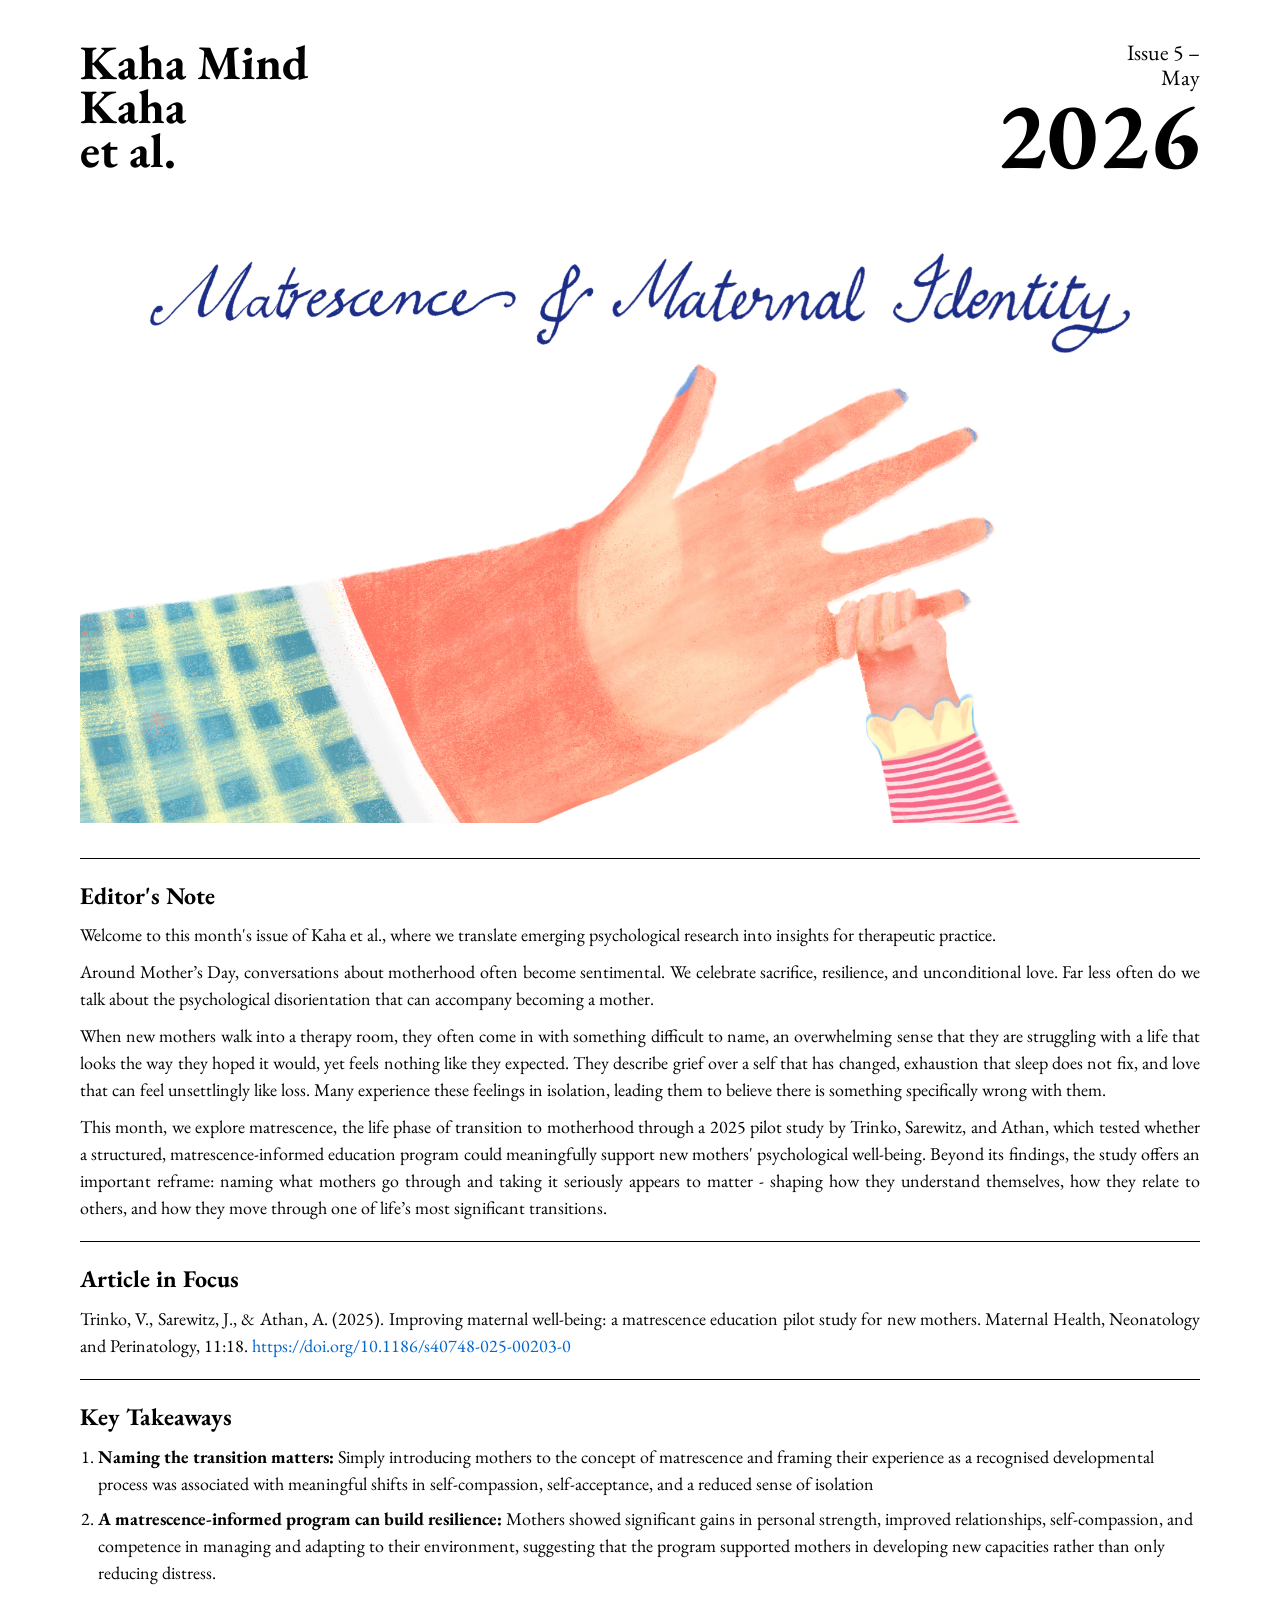
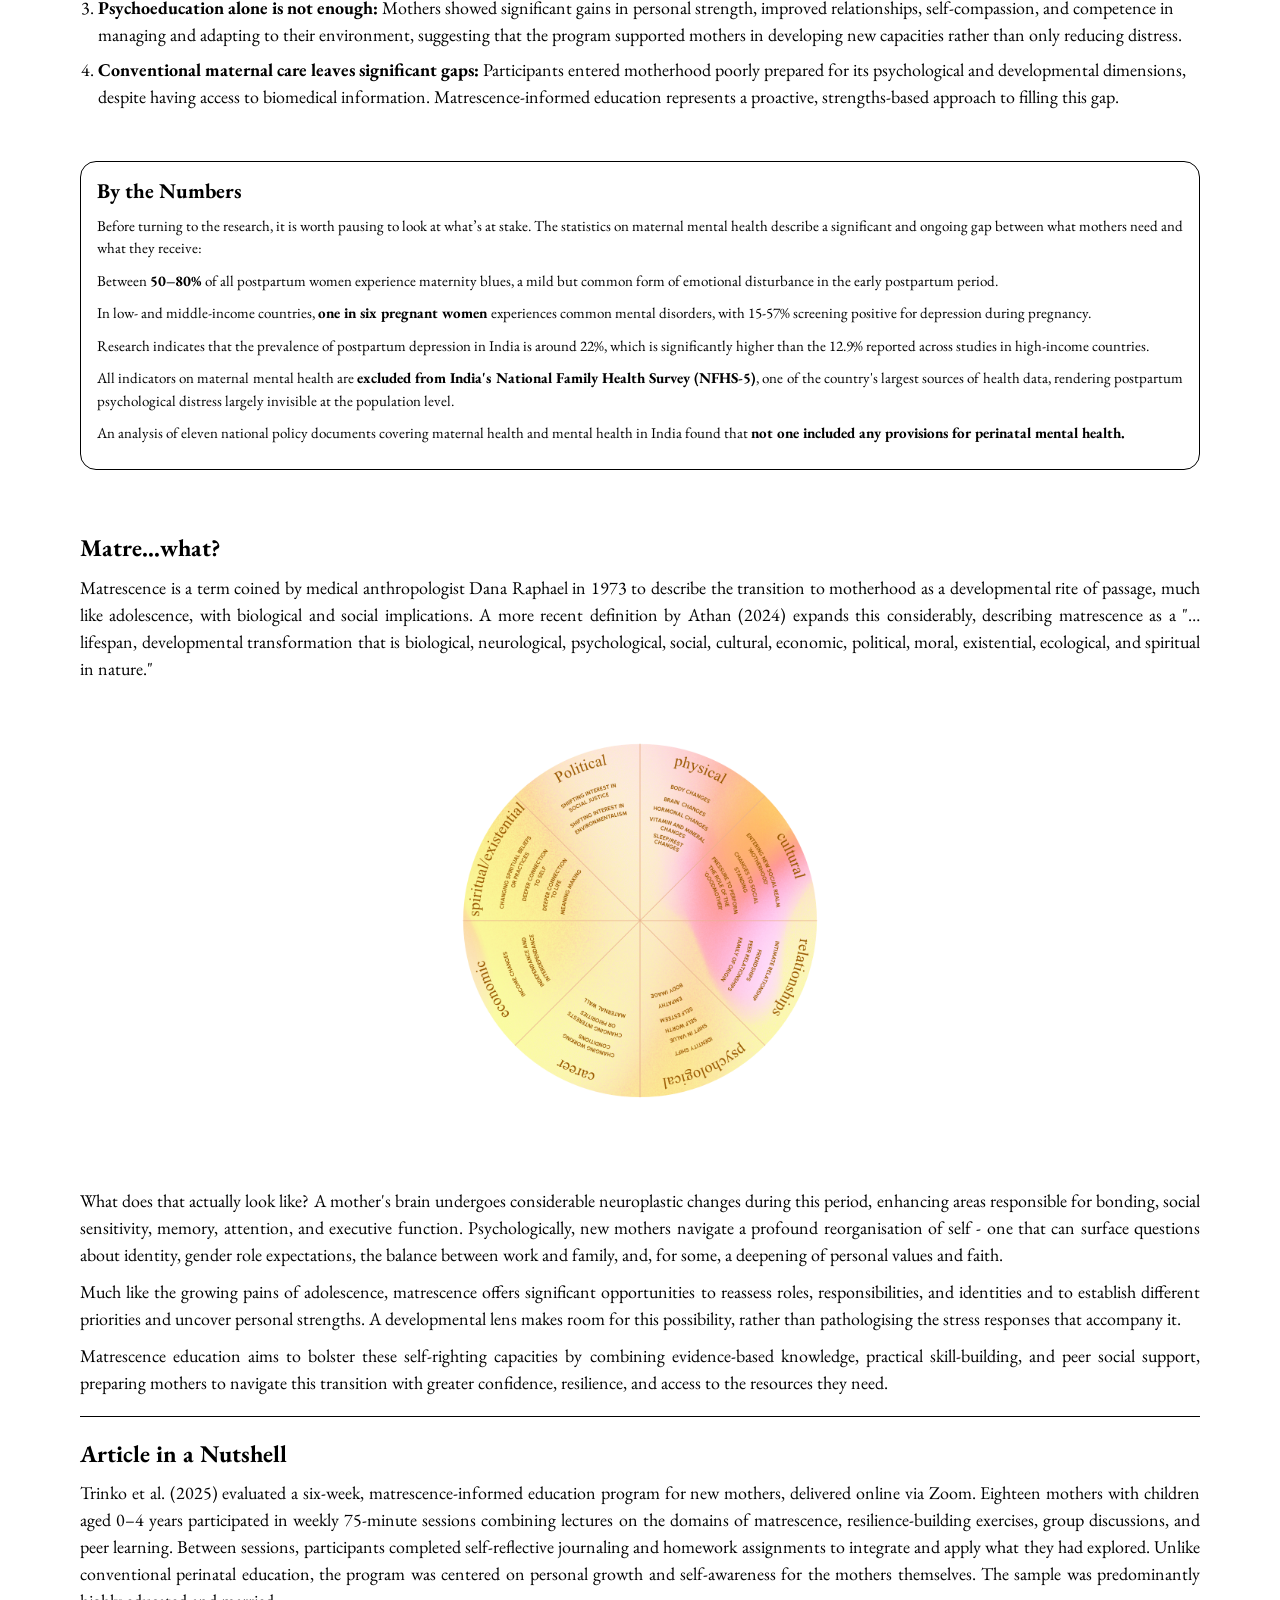
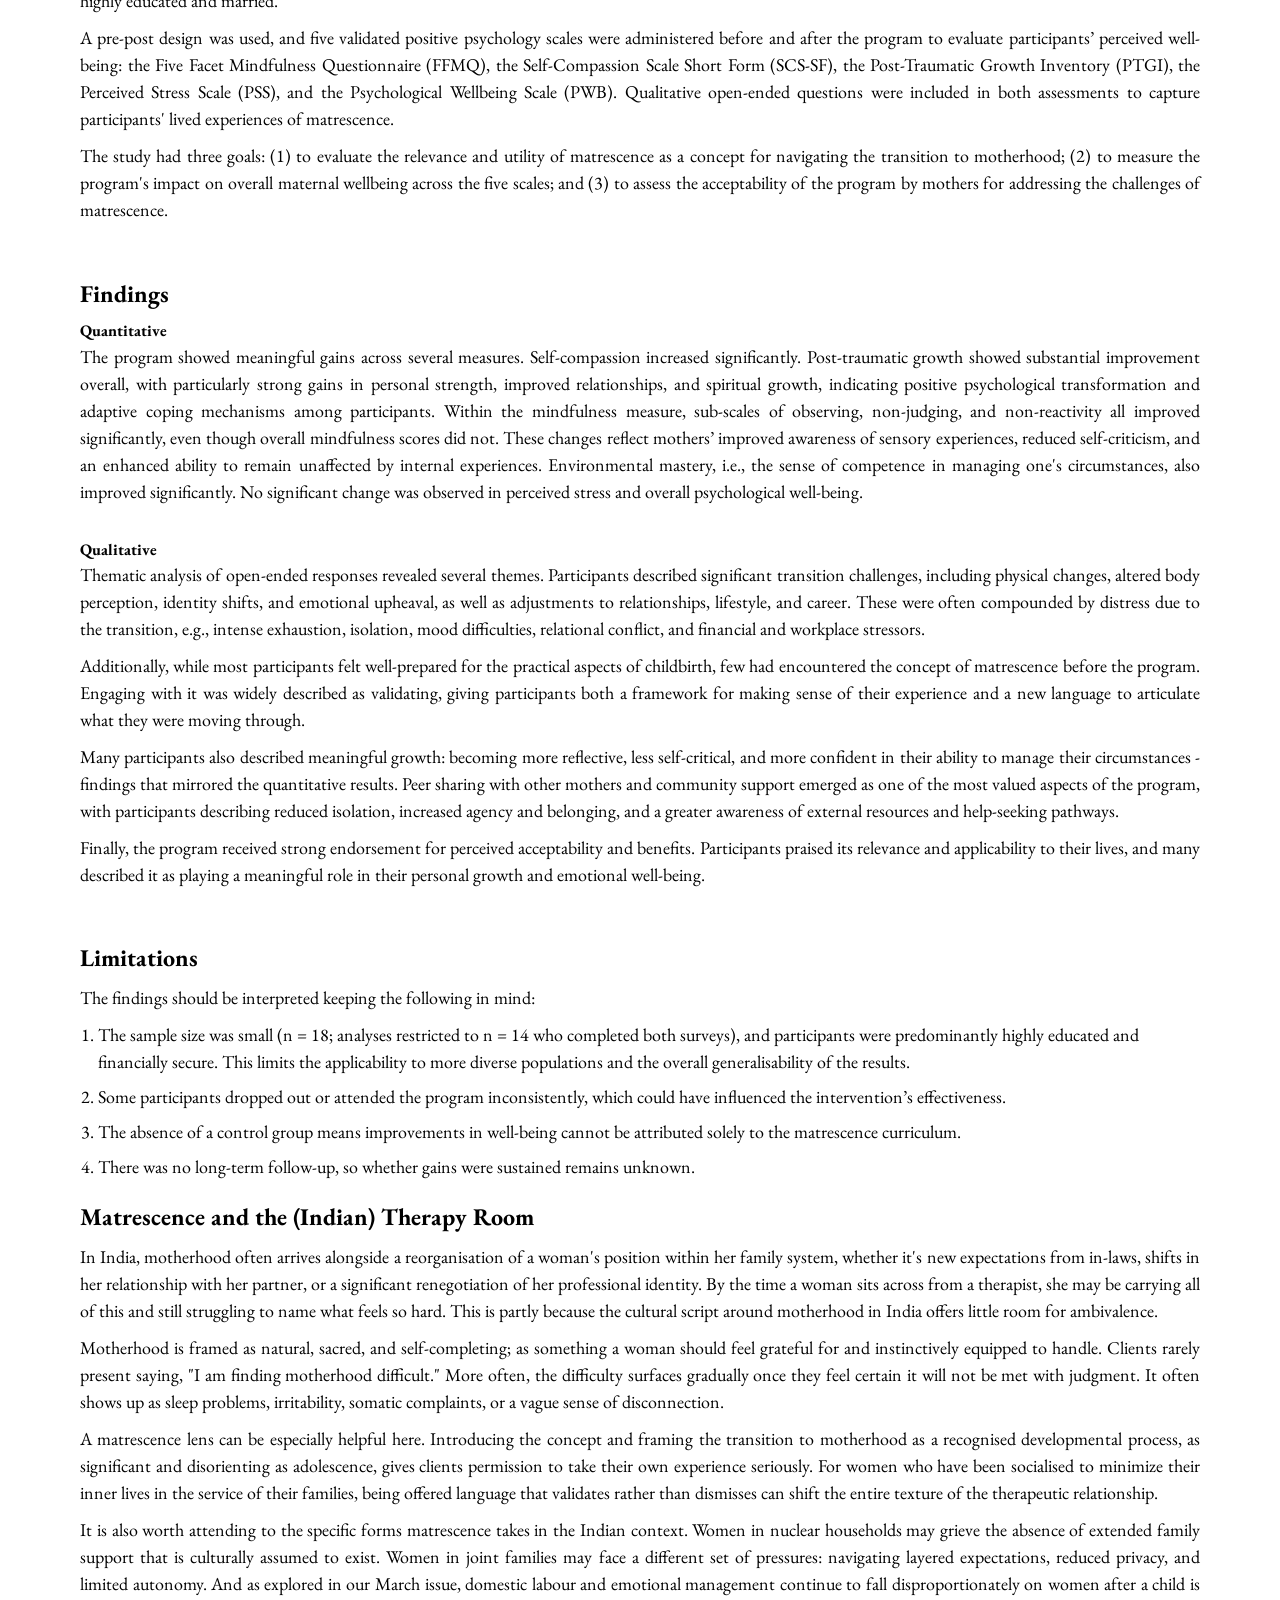
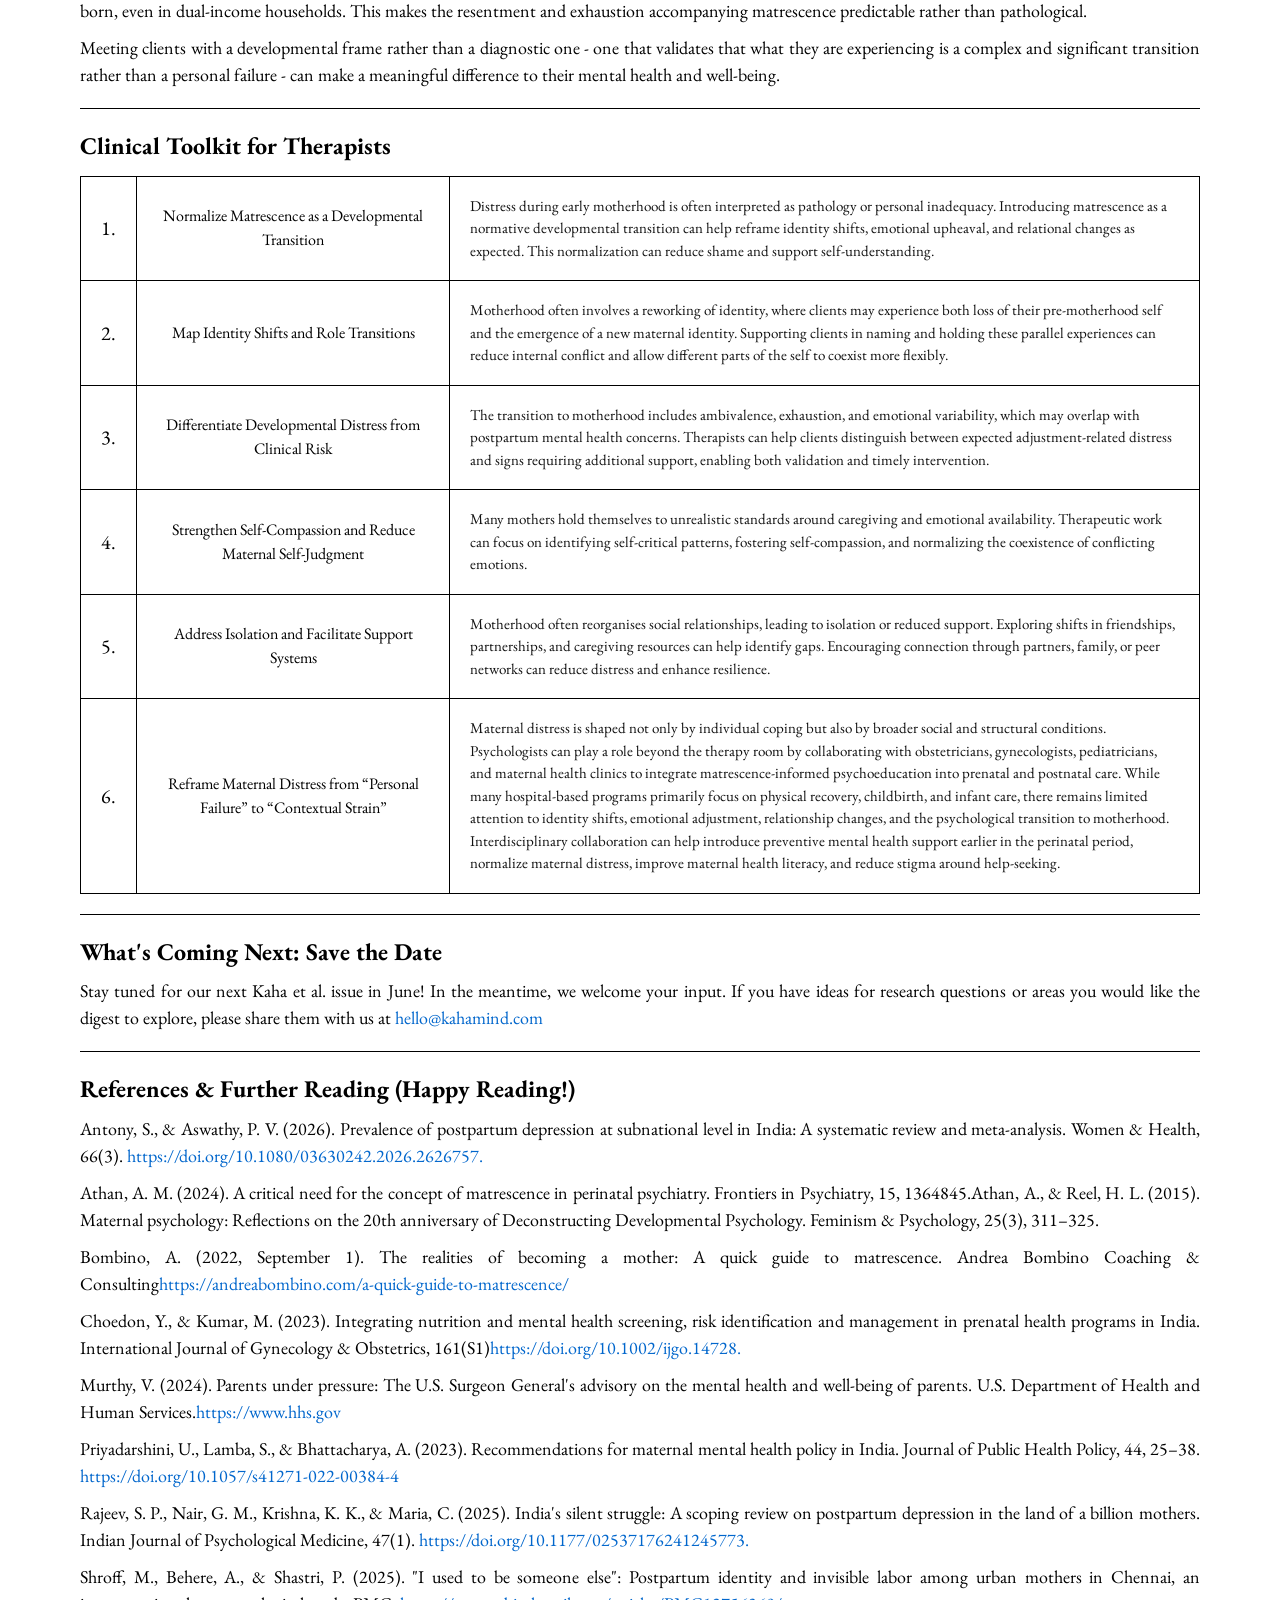
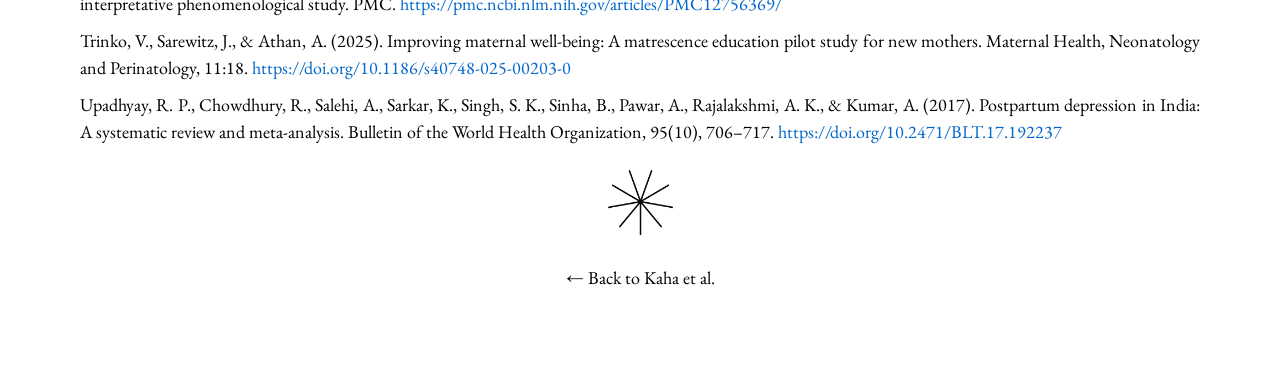
<file: newsletter-issue5.html>
<!DOCTYPE html>
<html lang="en">
<head>
    <meta charset="UTF-8">
    <meta name="viewport" content="width=device-width, initial-scale=1.0">
    <title>Research Digest - Issue 5 - Kaha Mind</title>
    <style>
        /* EB Garamond, the sitewide face */
        @font-face {
            font-family: "EB Garamond Local";
            src: url("fonts/EBGaramond-Regular.ttf") format("truetype"),
       url("EBGaramond-Regular.ttf") format("truetype");
            font-weight: 400;
            font-style: normal;
            font-display: swap;
        }
        * {
            margin: 0;
            padding: 0;
            box-sizing: border-box;
        }
        
        body {
            background: white;
            font-family: 'EB Garamond', 'EB Garamond Local', Georgia, 'Times New Roman', serif;
            padding: 40px 80px;
            line-height: 1.45;
        }
        
        .container {
            max-width: 100%;
            margin: 0 auto;
        }
        
        .header {
            display: flex;
            justify-content: space-between;
            align-items: flex-start;
            margin-bottom: 12px;
        }
        
        .title-left h1 {
            font-family: 'EB Garamond', 'EB Garamond Local', Georgia, 'Times New Roman', serif;
            font-size: 48px;
            font-weight: 700;
            line-height: 0.92;
        }
        
        .title-right {
            text-align: right;
            font-size: 22px;
            line-height: 1.15;
        }
        
        .title-right .year {
            font-size: 96px;
            font-weight: 700;
            line-height: 0.85;
            margin-top: 3px;
        }

        .theme-tag {
            font-size: 15px;
            font-style: italic;
            margin-bottom: 4px;
        }

        .chairs-image {
            width: 20%;
            margin: 8px 0;
        }

        .newsletter-image {
            width: 100%;
            margin: 8px 0;
        }

        .concentric {
            display: block;
            max-width: 65%;
            margin: 8px auto;
        }
        
        hr {
            border: none;
            border-top: 1.5px solid #000;
            margin: 20px 0;
        }
        
        h2 {
            font-family: 'EB Garamond', 'EB Garamond Local', Georgia, 'Times New Roman', serif;
            font-size: 24px;
            font-weight: 700;
            margin: 20px 0 8px 0;
        }
        
        h3 {
            font-family: 'EB Garamond', 'EB Garamond Local', Georgia, 'Times New Roman', serif;
            font-size: 21px;
            font-weight: 700;
            margin: 16px 0 6px 0;
        }
        
        p {
            font-size: 18px;
            line-height: 1.5;
            margin-bottom: 10px;
            text-align: justify;
        }
        
        ul, ol {
            margin: 8px 0 10px 18px;
        }
        
        li {
            font-size: 18px;
            line-height: 1.5;
            margin-bottom: 8px;
        }
        
        strong {
            font-weight: 700;
        }
        
        a {
            color: #0066cc;
            text-decoration: none;
        }

        a:hover {
            text-decoration: underline;
        }

        .callout-box {
            border: 1.5px solid #000;
            border-radius: 16px;
            padding: 14px 16px;
            margin: 18px 0;
        }
        
        .callout-box h3 {
            margin-top: 0;
            margin-bottom: 8px;
        }
        
        .callout-box p {
            font-size: 15px;
        }

        .star-image {
            width: 65px;
            margin: 25px auto;
            display: block;
        }

        /* Clinical Toolkit table */
        .toolkit-table {
            width: 100%;
            border-collapse: collapse;
            margin: 12px 0 10px;
            font-size: 16px;
        }

        .toolkit-table tr {
            border: 1.5px solid #000;
        }

        .toolkit-table td {
            border: 1.5px solid #000;
            padding: 18px 20px;
            vertical-align: middle;
            line-height: 1.5;
        }

        .toolkit-num {
            width: 50px;
            text-align: center;
            font-size: 20px;
            font-weight: 400;
        }

        .toolkit-title {
            width: 28%;
            text-align: center;
            font-size: 16px;
        }

        .toolkit-desc {
            font-size: 15px;
            text-align: left;
            color: #111;
        }

        @media (max-width: 600px) {
            .toolkit-table,
            .toolkit-table tbody,
            .toolkit-table tr,
            .toolkit-table td {
                display: block;
                width: 100%;
            }
            .toolkit-num {
                font-size: 18px;
                padding: 12px 20px 4px;
                border-bottom: none;
            }
            .toolkit-title {
                text-align: left;
                font-weight: 700;
                padding: 4px 20px;
                border-bottom: none;
                border-top: none;
            }
            .toolkit-desc {
                padding: 4px 20px 14px;
                border-top: none;
            }
        }
        
        .back-link {
            text-align: center;
            margin-top: 30px;
            padding-bottom: 40px;
        }
        
        .back-link a {
            font-family: 'EB Garamond', 'EB Garamond Local', Georgia, 'Times New Roman', serif;
            font-size: 18px;
            color: #000000;
        }

        @media (max-width: 768px) {
            body { padding: 30px 20px; }
            .title-left h1 { font-size: 38px; }
            .title-right { font-size: 18px; }
            .title-right .year { font-size: 76px; }
        }
        
        @media (max-width: 480px) {
            body { padding: 20px 15px; }
            .title-left h1 { font-size: 30px; }
            .title-right { font-size: 16px; }
            .title-right .year { font-size: 56px; }
        }

        /* fade content in as it is scrolled to */
        .js [data-reveal] {
            opacity: 0;
            transform: translateY(18px);
            transition: opacity 0.8s cubic-bezier(0.22, 0.61, 0.36, 1),
                        transform 0.8s cubic-bezier(0.22, 0.61, 0.36, 1);
        }

        .js [data-reveal].is-visible {
            opacity: 1;
            transform: none;
        }

        @media (prefers-reduced-motion: reduce) {
            .js [data-reveal] { opacity: 1; transform: none; transition: none; }
        }
    
        /* ============================================================
           MOBILE BUILD , added last so it wins.
           Everything below sits inside a media query and cannot
           reach the desktop layout of this issue.
           ============================================================ */

        @media (max-width: 900px) {
            /* justified text opens rivers of white space once the
               line gets short, so the copy is ragged right on a
               phone and stays justified on a desktop */
            p, li, .toolkit-desc { text-align: left; }

            /* a DOI or a long URL breaks rather than widening the
               whole page and creating a sideways scroll */
            a { overflow-wrap: anywhere; }

            /* the masthead: title on the left, issue and year on
               the right, dropping to two rows if it runs out of
               room instead of squeezing */
            .header {
                flex-wrap: wrap;
                gap: 8px 16px;
            }
            .title-left { flex: 1 1 60%; min-width: 0; }
            .title-right { flex: 0 0 auto; }

            .brain-image { width: 100%; }

            /* the back link is a tappable row, not a line of text */
            .back-link a {
                display: inline-block;
                padding: 10px 4px;
            }
        }

        @media (max-width: 600px) {
            body { padding: 28px 20px; }

            /* the masthead stays as two columns, but the year is
               brought down to a size that leaves room for the
               title beside it */
            .title-left h1 { font-size: 34px; }
            .title-right { font-size: 16px; white-space: nowrap; }
            .title-right .year { font-size: 58px; }

            .callout-box { padding: 14px 16px; border-radius: 14px; }

            hr { margin: 16px 0; }
        }

        @media (max-width: 400px) {
            body { padding: 22px 15px; }
            .title-left h1 { font-size: 30px; }
            .title-right .year { font-size: 50px; }
            .star-image { width: 52px; margin: 20px auto; }
        }
    </style>
<script>document.documentElement.className += " js";</script>
<link rel="preconnect" href="https://fonts.googleapis.com">
<link rel="preconnect" href="https://fonts.gstatic.com" crossorigin>
<link rel="stylesheet" href="https://fonts.googleapis.com/css2?family=Borel&family=EB+Garamond:wght@400;500&display=swap">
</head>
<body>
    <div class="container">

        <!-- Header -->
        <div class="header">
            <div class="title-left">
                <h1>Kaha Mind<br>Kaha<br>et al.</h1>
            </div>
            <div class="title-right">
                <div>Issue 5 &ndash;<br>May</div>
                <div class="year">2026</div>
            </div>
        </div>

        <img src="hands.png" alt="Kaha Mind Research Digest - Issue 5" class="newsletter-image">


        <hr>

        <h2>Editor's Note</h2>
        <p>Welcome to this month's issue of Kaha et al., where we translate emerging psychological research into insights for therapeutic practice.</p>
        <p>Around Mother’s Day, conversations about motherhood often become sentimental. We celebrate sacrifice, resilience, and unconditional love. Far less often do we talk about the psychological disorientation that can accompany becoming a mother.</p>
        <p>When new mothers walk into a therapy room, they often come in with something difficult to name, an overwhelming sense that they are struggling with a life that looks the way they hoped it would, yet feels nothing like they expected. They describe grief over a self that has changed, exhaustion that sleep does not fix, and love that can feel unsettlingly like loss. Many experience these feelings in isolation, leading them to believe there is something specifically wrong with them.</p>
        <p>This month, we explore matrescence, the life phase of transition to motherhood through a 2025 pilot study by Trinko, Sarewitz, and Athan, which tested whether a structured, matrescence-informed education program could meaningfully support new mothers' psychological well-being. Beyond its findings, the study offers an important reframe: naming what mothers go through and taking it seriously appears to matter - shaping how they understand themselves, how they relate to others, and how they move through one of life’s most significant transitions.</p>

        <hr>

        <h2>Article in Focus</h2>
        <p>Trinko, V., Sarewitz, J., & Athan, A. (2025). Improving maternal well-being: a matrescence education pilot study for new mothers. Maternal Health, Neonatology and Perinatology, 11:18. <a href="https://doi.org/10.1186/s40748-025-00203-0" target="_blank">https://doi.org/10.1186/s40748-025-00203-0</a></p>

        <hr>

        <h2>Key Takeaways</h2>
        <ol>
            <li><strong>Naming the transition matters:</strong>  Simply introducing mothers to the concept of matrescence and framing their experience as a recognised developmental process was associated with meaningful shifts in self-compassion, self-acceptance, and a reduced sense of isolation</li>
            <li><strong>A matrescence-informed program can build resilience:</strong> Mothers showed significant gains in personal strength, improved relationships, self-compassion, and competence in managing and adapting to their environment, suggesting that the program supported mothers in developing new capacities rather than only reducing distress.</li>
            <li><strong>Psychoeducation alone is not enough:</strong> Mothers showed significant gains in personal strength, improved relationships, self-compassion, and competence in managing and adapting to their environment, suggesting that the program supported mothers in developing new capacities rather than only reducing distress.</li>
            <li><strong>Conventional maternal care leaves significant gaps:</strong> Participants entered motherhood poorly prepared for its psychological and developmental dimensions, despite having access to biomedical information. Matrescence-informed education represents a proactive, strengths-based approach to filling this gap.</li>

        </ol>

<br>
<!-- Did You Know callout -->
        <div class="callout-box">
            <h3>By the Numbers</h3>
            <p>Before turning to the research, it is worth pausing to look at what’s at stake. The statistics on maternal mental health describe a significant and ongoing gap between what mothers need and what they receive:</p>

             <p>Between <strong>50–80%</strong> of all postpartum women experience maternity blues, a mild but common form of emotional disturbance in the early postpartum period.</p>
            <p>In low- and middle-income countries, <strong>one in six pregnant women </strong>experiences common mental disorders, with 15-57% screening positive for depression during pregnancy.</p>
           <p>Research indicates that the prevalence of postpartum depression in India is around 22%, which is significantly higher than the 12.9% reported across studies in high-income countries.</p>
           <p>All indicators on maternal mental health are <strong>excluded from India's National Family Health Survey (NFHS-5)</strong>, one of the country's largest sources of health data, rendering postpartum psychological distress largely invisible at the population level. </p>
           <p>An analysis of eleven national policy documents covering maternal health and mental health in India found that <strong>not one included any provisions for perinatal mental health.</strong></p>

        </div>
<br>


       <h2>Matre…what?</h2>

       <p>Matrescence is a term coined by medical anthropologist Dana Raphael in 1973 to describe the transition to motherhood as a developmental rite of passage, much like adolescence, with biological and social implications. A more recent definition by Athan (2024) expands this considerably, describing matrescence as a "…lifespan, developmental transformation that is biological, neurological, psychological, social, cultural, economic, political, moral, existential, ecological, and spiritual in nature."</p>

       <br>
   
       <img src="concentric.jpg" alt="concentric" class="concentric">

<br>
<br>

        <p>What does that actually look like? A mother's brain undergoes considerable neuroplastic changes during this period, enhancing areas responsible for bonding, social sensitivity, memory, attention, and executive function. Psychologically, new mothers navigate a profound reorganisation of self - one that can surface questions about identity, gender role expectations, the balance between work and family, and, for some, a deepening of personal values and faith.</p>
        <p>Much like the growing pains of adolescence, matrescence offers significant opportunities to reassess roles, responsibilities, and identities and to establish different priorities and uncover personal strengths. A developmental lens makes room for this possibility, rather than pathologising the stress responses that accompany it.</p>
        <p>Matrescence education aims to bolster these self-righting capacities by combining evidence-based knowledge, practical skill-building, and peer social support, preparing mothers to navigate this transition with greater confidence, resilience, and access to the resources they need.</p>

        <hr>

        
        

        <h2>Article in a Nutshell</h2>
        <p>Trinko et al. (2025) evaluated a six-week, matrescence-informed education program for new mothers, delivered online via Zoom. Eighteen mothers with children aged 0–4 years participated in weekly 75-minute sessions combining lectures on the domains of matrescence, resilience-building exercises, group discussions, and peer learning. Between sessions, participants completed self-reflective journaling and homework assignments to integrate and apply what they had explored. Unlike conventional perinatal education, the program was centered on personal growth and self-awareness for the mothers themselves. The sample was predominantly highly educated and married.</p>

         <p>A pre-post design was used, and five validated positive psychology scales were administered before and after the program to evaluate participants’ perceived well-being: the Five Facet Mindfulness Questionnaire (FFMQ), the Self-Compassion Scale Short Form (SCS-SF), the Post-Traumatic Growth Inventory (PTGI), the Perceived Stress Scale (PSS), and the Psychological Wellbeing Scale (PWB). Qualitative open-ended questions were included in both assessments to capture participants' lived experiences of matrescence. </p>
         
         <p>The study had three goals: (1) to evaluate the relevance and utility of matrescence as a concept for navigating the transition to motherhood; (2) to measure the program's impact on overall maternal wellbeing across the five scales; and (3) to assess the acceptability of the program by mothers for addressing the challenges of matrescence. </p>

<br>
        <h2>Findings</h2>

        <H4>Quantitative</H4>
        <p>The program showed meaningful gains across several measures. Self-compassion increased significantly. Post-traumatic growth showed substantial improvement overall, with particularly strong gains in personal strength, improved relationships, and spiritual growth, indicating positive psychological transformation and adaptive coping mechanisms among participants. Within the mindfulness measure, sub-scales of observing, non-judging, and non-reactivity all improved significantly, even though overall mindfulness scores did not. These changes reflect mothers’ improved awareness of sensory experiences, reduced self-criticism, and an enhanced ability to remain unaffected by internal experiences. Environmental mastery, i.e., the sense of competence in managing one's circumstances, also improved significantly. No significant change was observed in perceived stress and overall psychological well-being.</p>

        <br>

        <H4>Qualitative</H4>
        <p>Thematic analysis of open-ended responses revealed several themes. Participants described significant transition challenges, including physical changes, altered body perception, identity shifts, and emotional upheaval, as well as adjustments to relationships, lifestyle, and career. These were often compounded by distress due to the transition, e.g., intense exhaustion, isolation, mood difficulties, relational conflict, and financial and workplace stressors.</p>
    
         <p>Additionally, while most participants felt well-prepared for the practical aspects of childbirth, few had encountered the concept of matrescence before the program. Engaging with it was widely described as validating, giving participants both a framework for making sense of their experience and a new language to articulate what they were moving through.</p>

         <p>Many participants also described meaningful growth: becoming more reflective, less self-critical, and more confident in their ability to manage their circumstances - findings that mirrored the quantitative results. Peer sharing with other mothers and community support emerged as one of the most valued aspects of the program, with participants describing reduced isolation, increased agency and belonging, and a greater awareness of external resources and help-seeking pathways.</p>

         <p>Finally, the program received strong endorsement for perceived acceptability and benefits. Participants praised its relevance and applicability to their lives, and many described it as playing a meaningful role in their personal growth and emotional well-being.</p>


<br>

        <h2>Limitations</h2>
         <p>The findings should be interpreted keeping the following in mind:</p>
        <ol>
            <li>The sample size was small (n = 18; analyses restricted to n = 14 who completed both surveys), and participants were predominantly highly educated and financially secure. This limits the applicability to more diverse populations and the overall generalisability of the results.</li>
            <li>Some participants dropped out or attended the program inconsistently, which could have influenced the intervention’s effectiveness.</li>
           <li>The absence of a control group means improvements in well-being cannot be attributed solely to the matrescence curriculum.</li>
           <li>There was no long-term follow-up, so whether gains were sustained remains unknown. </li>
        </ol>


        <h2>Matrescence and the (Indian) Therapy Room</h2>
        <p>In India, motherhood often arrives alongside a reorganisation of a woman's position within her family system, whether it's new expectations from in-laws, shifts in her relationship with her partner, or a significant renegotiation of her professional identity. By the time a woman sits across from a therapist, she may be carrying all of this and still struggling to name what feels so hard. This is partly because the cultural script around motherhood in India offers little room for ambivalence.</p>

        <p>Motherhood is framed as natural, sacred, and self-completing; as something a woman should feel grateful for and instinctively equipped to handle. Clients rarely present saying, "I am finding motherhood difficult." More often, the difficulty surfaces gradually once they feel certain it will not be met with judgment. It often shows up as sleep problems, irritability, somatic complaints, or a vague sense of disconnection.</p>

         <p>A matrescence lens can be especially helpful here. Introducing the concept and framing the transition to motherhood as a recognised developmental process, as significant and disorienting as adolescence, gives clients permission to take their own experience seriously. For women who have been socialised to minimize their inner lives in the service of their families, being offered language that validates rather than dismisses can shift the entire texture of the therapeutic relationship.</p>

         <p>It is also worth attending to the specific forms matrescence takes in the Indian context. Women in nuclear households may grieve the absence of extended family support that is culturally assumed to exist. Women in joint families may face a different set of pressures: navigating layered expectations, reduced privacy, and limited autonomy. And as explored in our March issue, domestic labour and emotional management continue to fall disproportionately on women after a child is born, even in dual-income households. This makes the resentment and exhaustion accompanying matrescence predictable rather than pathological.</p>

          <p>Meeting clients with a developmental frame rather than a diagnostic one - one that validates that what they are experiencing is a complex and significant transition rather than a personal failure - can make a meaningful difference to their mental health and well-being.</p>

        <hr>

       

        <h2>Clinical Toolkit for Therapists</h2>
        <table class="toolkit-table">
            <tbody>
                <tr>
                    <td class="toolkit-num">1.</td>
                    <td class="toolkit-title">Normalize Matrescence as a Developmental Transition</td>
                    <td class="toolkit-desc">Distress during early motherhood is often interpreted as pathology or personal inadequacy. Introducing matrescence as a normative developmental transition can help reframe identity shifts, emotional upheaval, and relational changes as expected. This normalization can reduce shame and support self-understanding.</td>
                </tr>
                <tr>
                    <td class="toolkit-num">2.</td>
                    <td class="toolkit-title">Map Identity Shifts and Role Transitions</td>
                    <td class="toolkit-desc">Motherhood often involves a reworking of identity, where clients may experience both loss of their pre-motherhood self and the emergence of a new maternal identity. Supporting clients in naming and holding these parallel experiences can reduce internal conflict and allow different parts of the self to coexist more flexibly.</td>
                </tr>
                <tr>
                    <td class="toolkit-num">3.</td>
                    <td class="toolkit-title">Differentiate Developmental Distress from Clinical Risk</td>
                    <td class="toolkit-desc">The transition to motherhood includes ambivalence, exhaustion, and emotional variability, which may overlap with postpartum mental health concerns. Therapists can help clients distinguish between expected adjustment-related distress and signs requiring additional support, enabling both validation and timely intervention.</td>
                </tr>
                <tr>
                    <td class="toolkit-num">4.</td>
                    <td class="toolkit-title">Strengthen Self-Compassion and Reduce Maternal Self-Judgment</td>
                    <td class="toolkit-desc">Many mothers hold themselves to unrealistic standards around caregiving and emotional availability. Therapeutic work can focus on identifying self-critical patterns, fostering self-compassion, and normalizing the coexistence of conflicting emotions.</td>
                </tr>
                <tr>
                    <td class="toolkit-num">5.</td>
                    <td class="toolkit-title">Address Isolation and Facilitate Support Systems</td>
                    <td class="toolkit-desc">Motherhood often reorganises social relationships, leading to isolation or reduced support. Exploring shifts in friendships, partnerships, and caregiving resources can help identify gaps. Encouraging connection through partners, family, or peer networks can reduce distress and enhance resilience.</td>
                </tr>
                <tr>
                    <td class="toolkit-num">6.</td>
                    <td class="toolkit-title">Reframe Maternal Distress from “Personal Failure” to “Contextual Strain”</td>
                    <td class="toolkit-desc">Maternal distress is shaped not only by individual coping but also by broader social and structural conditions. Psychologists can play a role beyond the therapy room by collaborating with obstetricians, gynecologists, pediatricians, and maternal health clinics to integrate matrescence-informed psychoeducation into prenatal and postnatal care. While many hospital-based programs primarily focus on physical recovery, childbirth, and infant care, there remains limited attention to identity shifts, emotional adjustment, relationship changes, and the psychological transition to motherhood. Interdisciplinary collaboration can help introduce preventive mental health support earlier in the perinatal period, normalize maternal distress, improve maternal health literacy, and reduce stigma around help-seeking.</td>
                </tr>
            </tbody>
        </table>

        <hr>

        <h2>What's Coming Next: Save the Date</h2>
        <p>Stay tuned for our next Kaha et al. issue in June! In the meantime, we welcome your input. If you have ideas for research questions or areas you would like the digest to explore, please share them with us at <a href="mailto:hello@kahamind.com">hello@kahamind.com</a></p>

        <hr>

        <h2>References &amp; Further Reading (Happy Reading!)</h2>
        <p>Antony, S., & Aswathy, P. V. (2026). Prevalence of postpartum depression at subnational level in India: A systematic review and meta-analysis. Women & Health, 66(3). <a href="https://doi.org/10.1080/03630242.2026.2626757." target="_blank">https://doi.org/10.1080/03630242.2026.2626757.</a></p>


        <p>Athan, A. M. (2024). A critical need for the concept of matrescence in perinatal psychiatry. Frontiers in Psychiatry, 15, 1364845.Athan, A., & Reel, H. L. (2015). Maternal psychology: Reflections on the 20th anniversary of Deconstructing Developmental Psychology. Feminism & Psychology, 25(3), 311–325.</p>

        <p>Bombino, A. (2022, September 1). The realities of becoming a mother: A quick guide to matrescence. Andrea Bombino Coaching & Consulting<a href="https://andreabombino.com/a-quick-guide-to-matrescence/" target="_blank">https://andreabombino.com/a-quick-guide-to-matrescence/</a></p>

        <p>Choedon, Y., & Kumar, M. (2023). Integrating nutrition and mental health screening, risk identification and management in prenatal health programs in India. International Journal of Gynecology & Obstetrics, 161(S1)<a href="https://doi.org/10.1002/ijgo.14728" 
        target="_blank">https://doi.org/10.1002/ijgo.14728.</a></p>


        <p>Murthy, V. (2024). Parents under pressure: The U.S. Surgeon General's advisory on the mental health and well-being of parents. U.S. Department of Health and Human Services.<a href="https://www.hhs.gov" target="_blank">https://www.hhs.gov</a></p>

        
        <p>Priyadarshini, U., Lamba, S., & Bhattacharya, A. (2023). Recommendations for maternal mental health policy in India. Journal of Public Health Policy, 44, 25–38. <a href="https://doi.org/10.1057/s41271-022-00384-4" target="_blank"> https://doi.org/10.1057/s41271-022-00384-4</a></p>


        <p>Rajeev, S. P., Nair, G. M., Krishna, K. K., & Maria, C. (2025). India's silent struggle: A scoping review on postpartum depression in the land of a billion mothers. Indian Journal of Psychological Medicine, 47(1). <a href="https://doi.org/10.1177/02537176241245773." target="_blank">https://doi.org/10.1177/02537176241245773.</a></p>


        <p>Shroff, M., Behere, A., & Shastri, P. (2025). "I used to be someone else": Postpartum identity and invisible labor among urban mothers in Chennai, an interpretative phenomenological study. PMC. <a href="https://pmc.ncbi.nlm.nih.gov/articles/PMC12756369/" target="_blank">https://pmc.ncbi.nlm.nih.gov/articles/PMC12756369/</a></p>

       <p>Trinko, V., Sarewitz, J., & Athan, A. (2025). Improving maternal well-being: A matrescence education pilot study for new mothers. Maternal Health, Neonatology and Perinatology, 11:18. <a href="https://doi.org/10.1186/s40748-025-00203-0" target="_blank">https://doi.org/10.1186/s40748-025-00203-0</a></p>

       <p>Upadhyay, R. P., Chowdhury, R., Salehi, A., Sarkar, K., Singh, S. K., Sinha, B., Pawar, A., Rajalakshmi, A. K., & Kumar, A. (2017). Postpartum depression in India: A systematic review and meta-analysis. Bulletin of the World Health Organization, 95(10), 706–717. <a href="https://doi.org/10.2471/BLT.17.192237" target="_blank">https://doi.org/10.2471/BLT.17.192237</a></p>


        <!-- Star icon -->
        <img src="star.png" alt="Star decoration" class="star-image">

        <!-- Back link -->
        <div class="back-link">
            <a href="dossier.html">← Back to Kaha et al.</a>
        </div>
    </div>

    <script>
        /* Fade each block in as it is scrolled to. */
        (function () {
            var scope = document.querySelector(".container");
            if (!scope) return;

            /* only the top level blocks fade, so text inside a callout
               or the masthead moves with its box rather than separately */
            var items = Array.prototype.slice.call(scope.children);
            items.forEach(function (el) { el.setAttribute("data-reveal", ""); });

            if (!("IntersectionObserver" in window)) {
                items.forEach(function (el) { el.classList.add("is-visible"); });
                return;
            }

            var observer = new IntersectionObserver(function (entries) {
                var batch = 0;
                entries.forEach(function (entry) {
                    if (!entry.isIntersecting) return;
                    entry.target.style.transitionDelay = (batch * 70) + "ms";
                    entry.target.classList.add("is-visible");
                    observer.unobserve(entry.target);
                    batch++;
                });
            }, { threshold: 0.01 });

            items.forEach(function (el) { observer.observe(el); });

            /* a short block at the very bottom of the page can sit below
               the fold and never trigger, so reveal anything still hidden
               once the reader reaches the end */
            window.addEventListener("scroll", function () {
                if (window.innerHeight + window.scrollY >= document.body.offsetHeight - 40) {
                    items.forEach(function (el) { el.classList.add("is-visible"); });
                }
            }, { passive: true });
        })();
    </script>

</body>
</html>
</file>
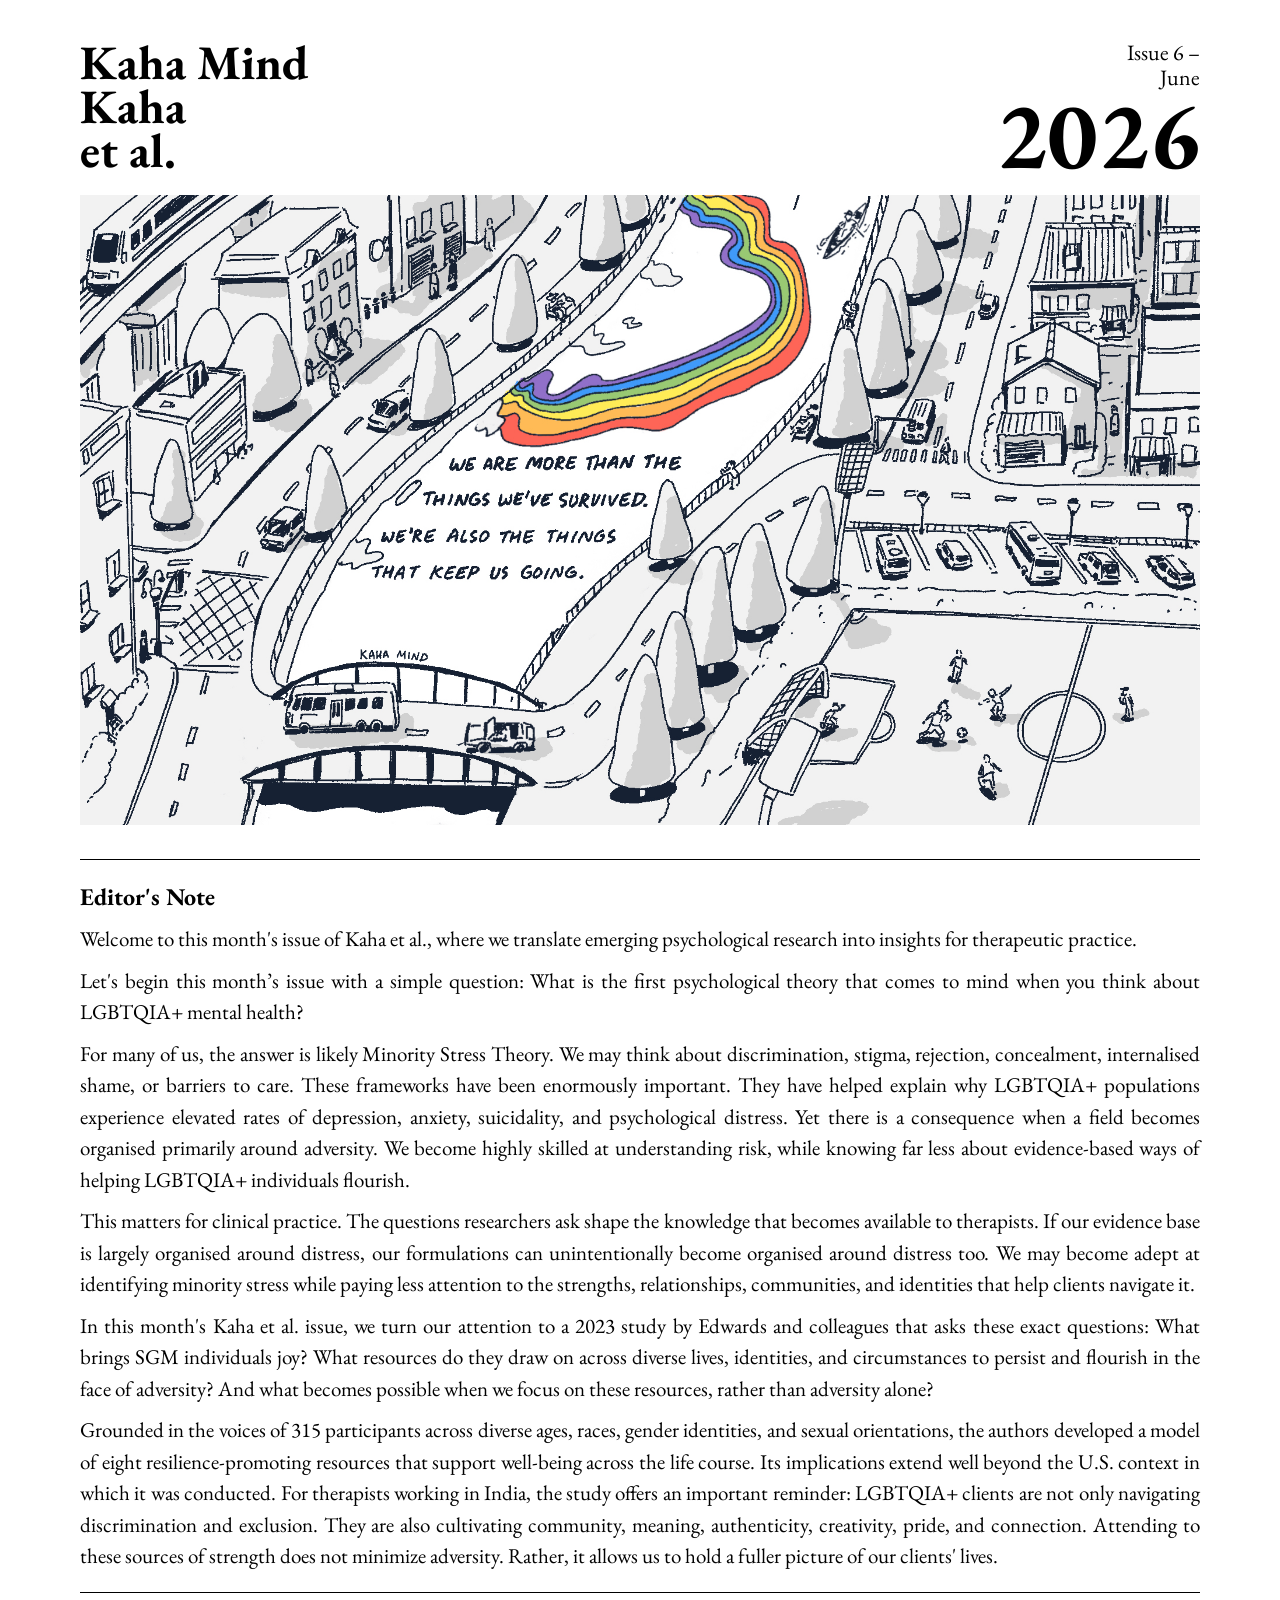
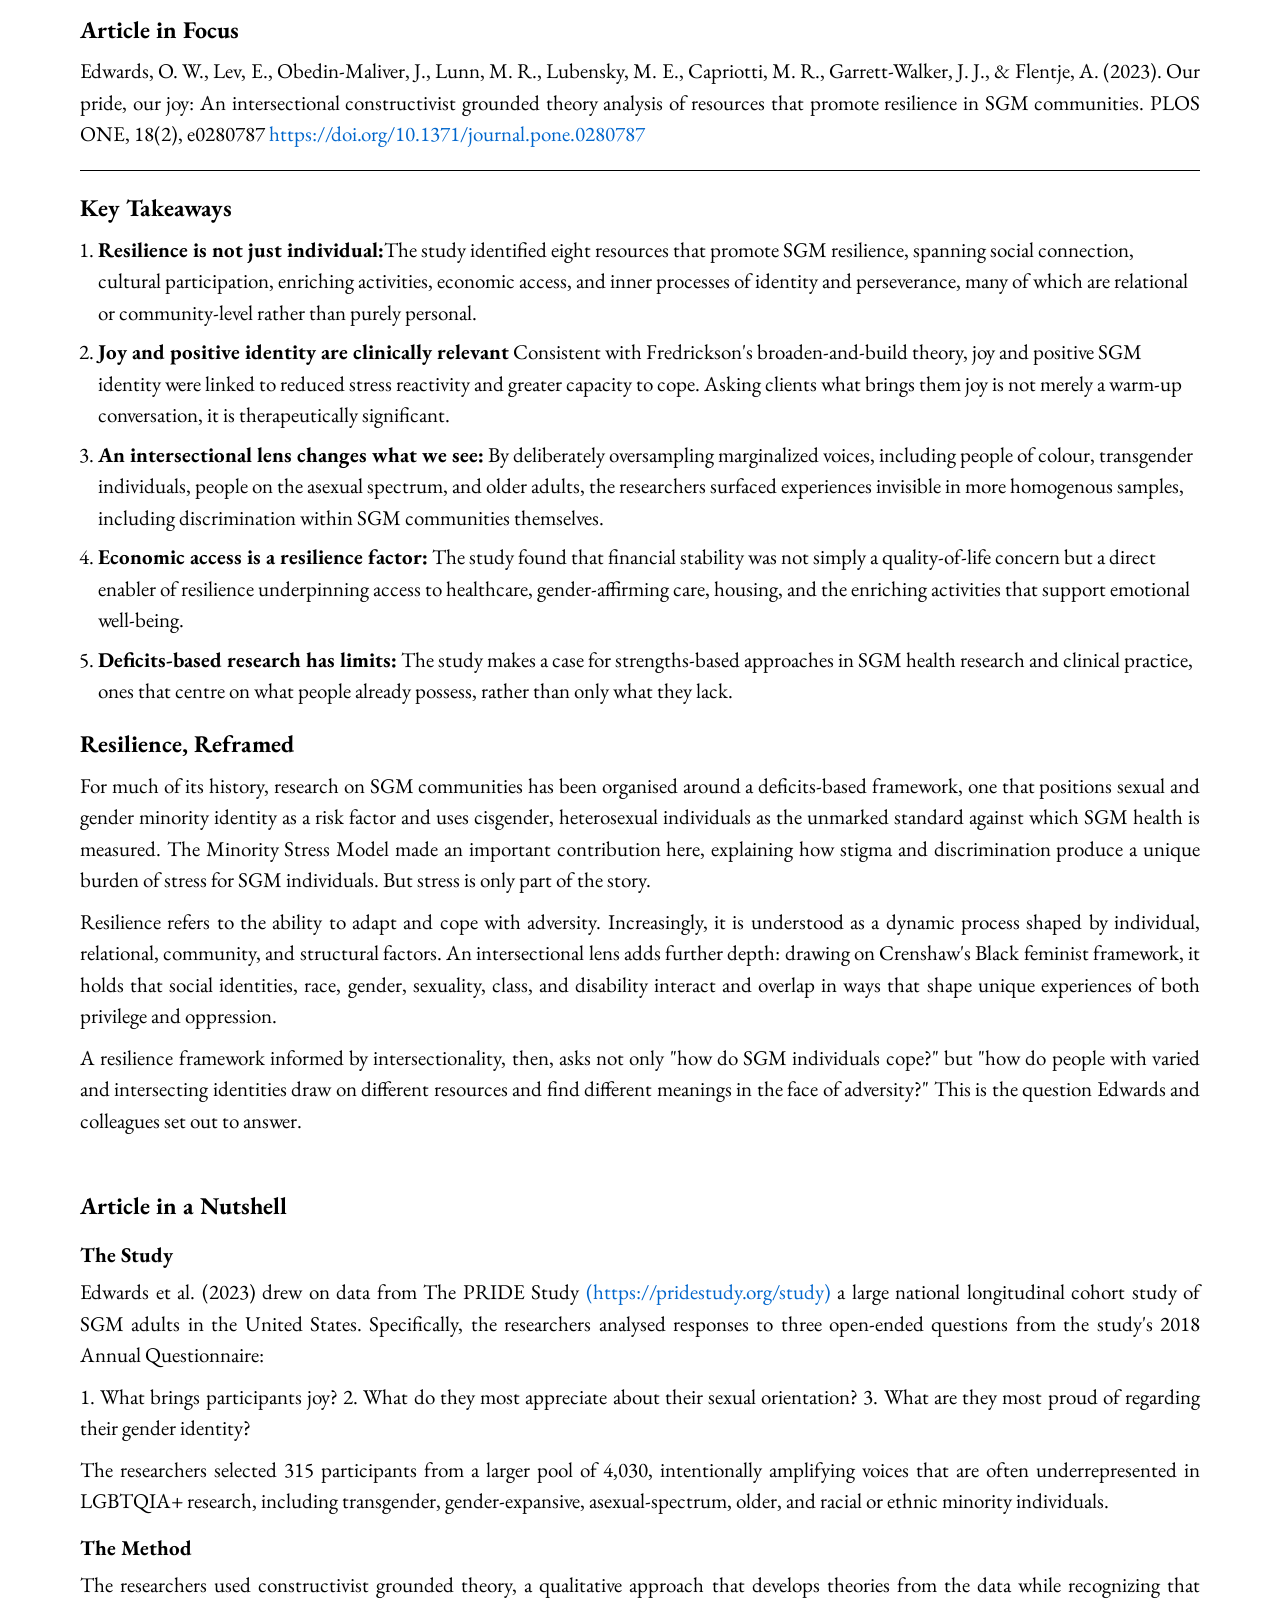
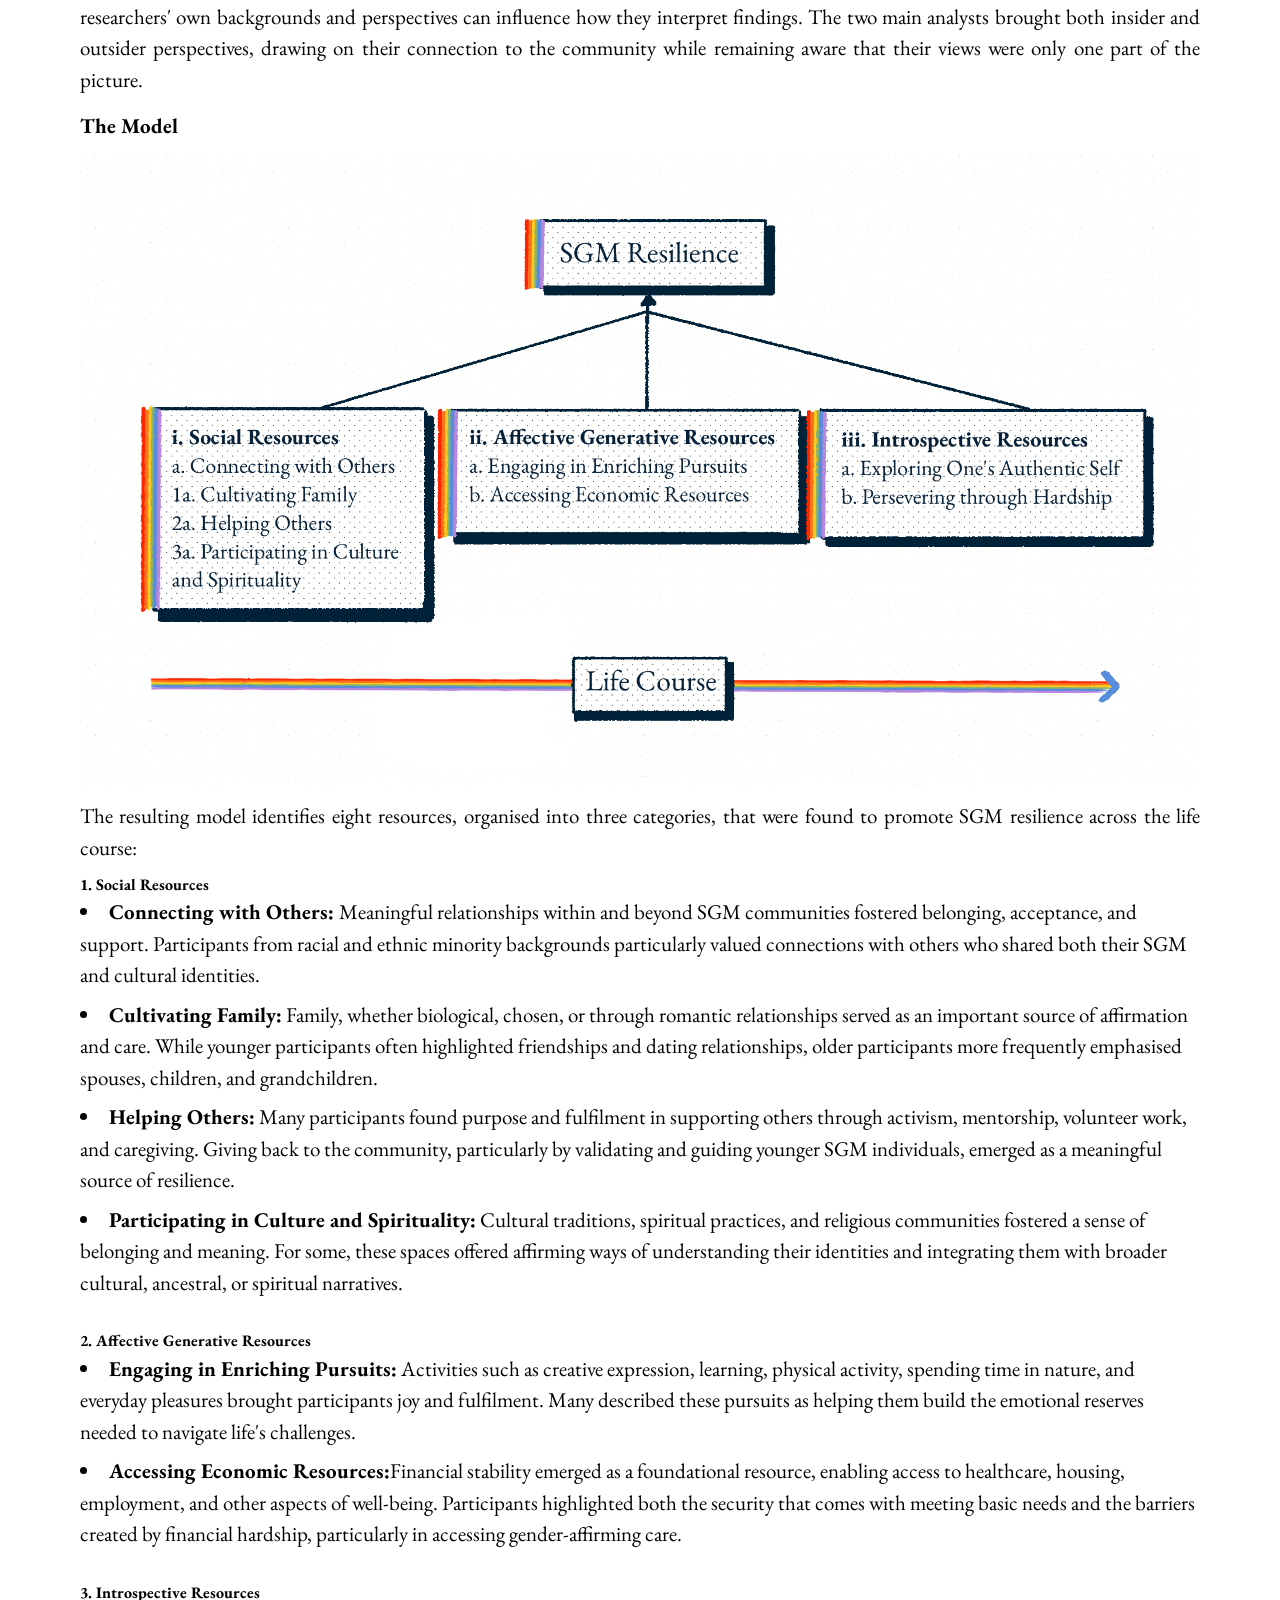
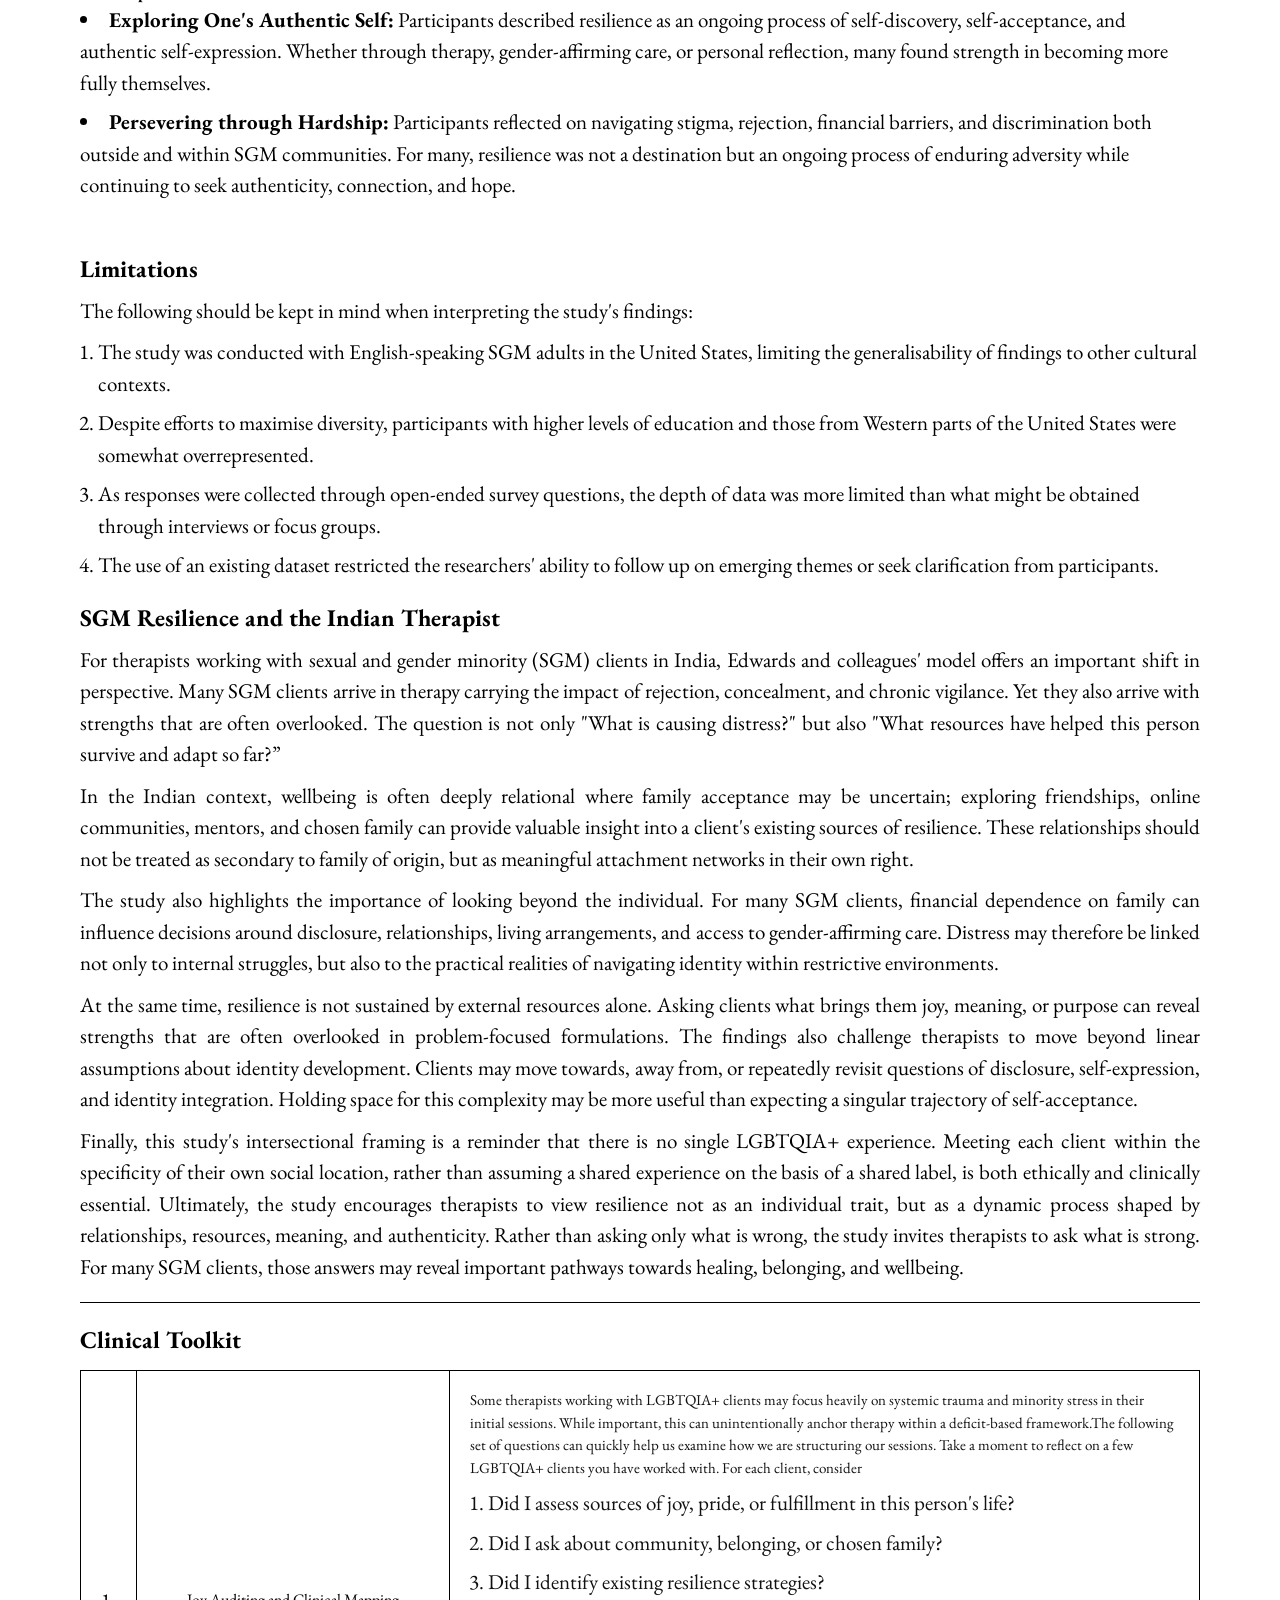
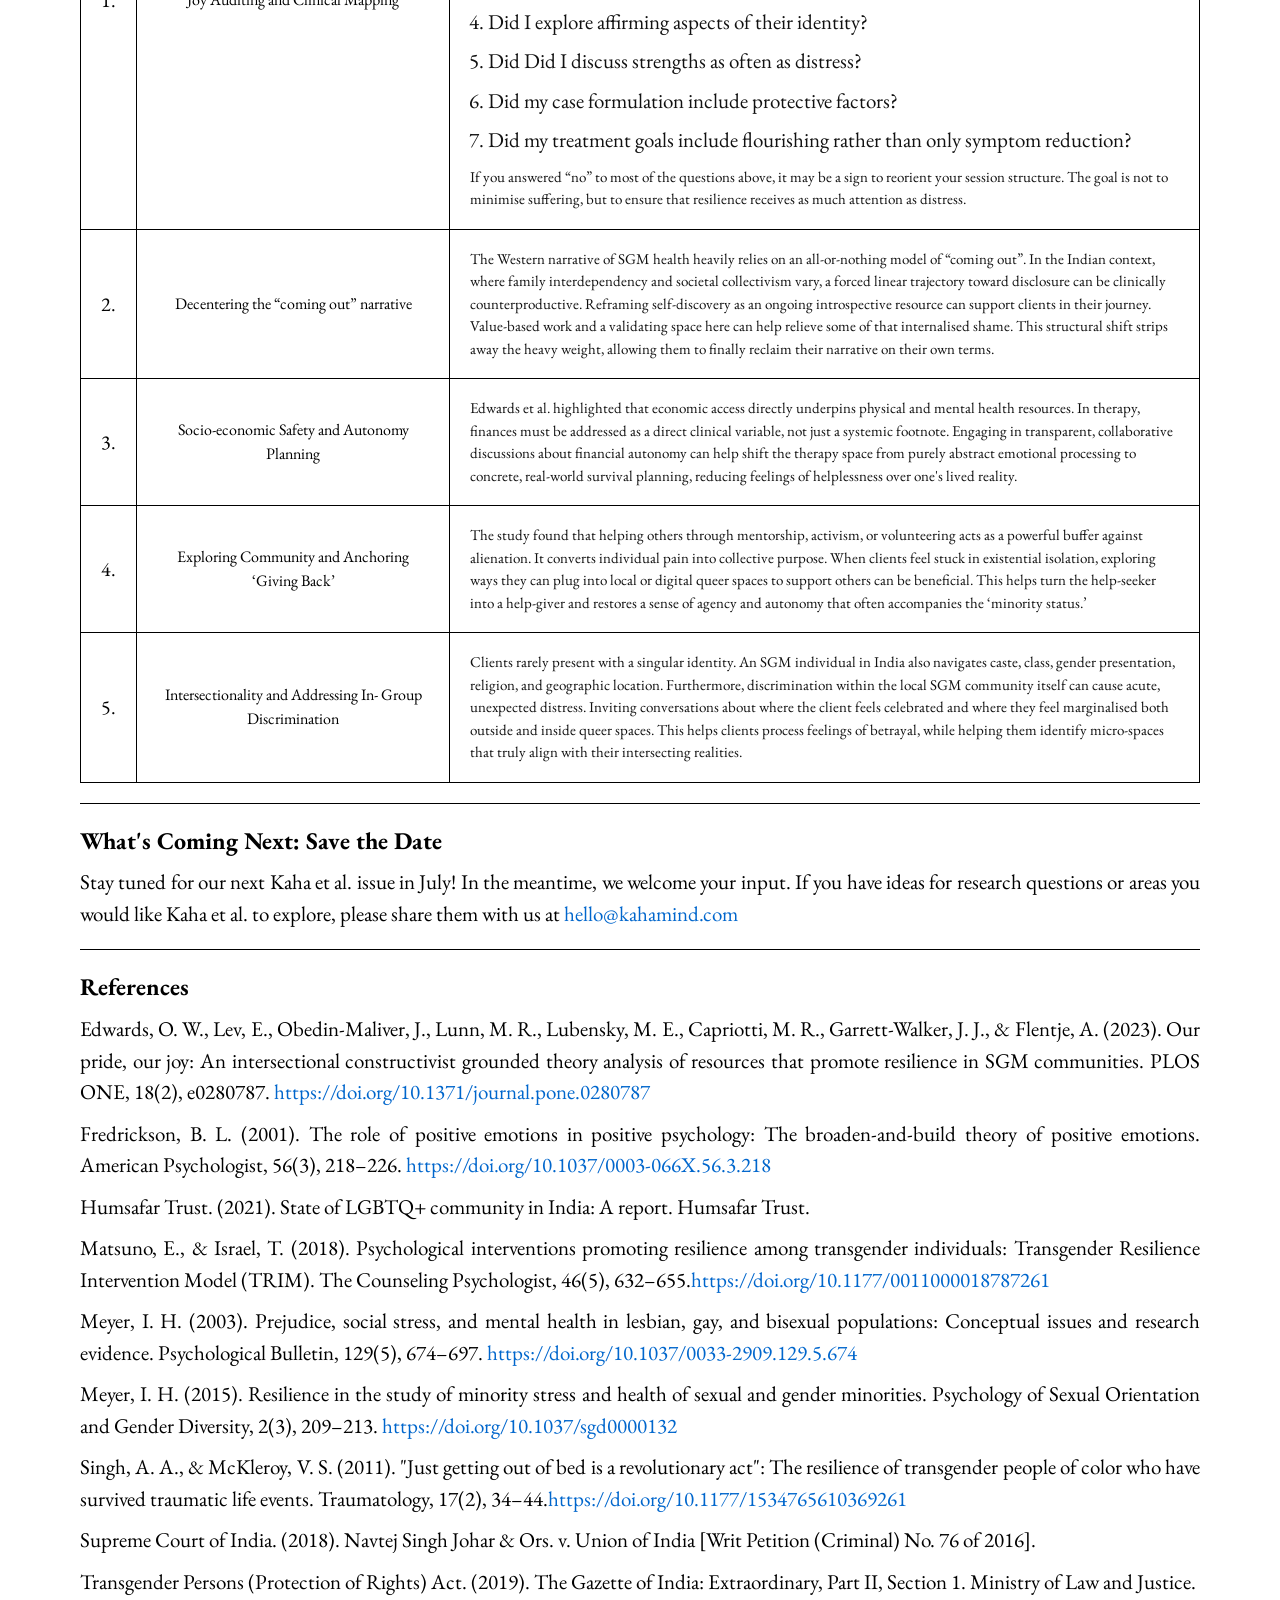
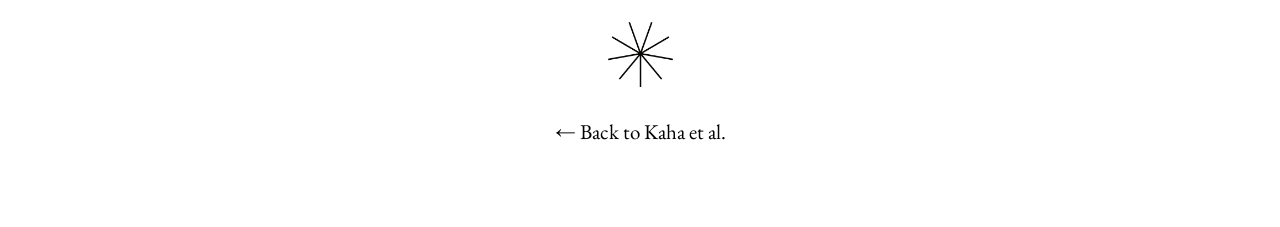
<file: newsletter-issue6.html>
<!DOCTYPE html>
<html lang="en">
<head>
    <meta charset="UTF-8">
    <meta name="viewport" content="width=device-width, initial-scale=1.0">
    <title>Research Digest - Issue 6 - Kaha Mind</title>
    <style>
        /* EB Garamond, the sitewide face */
        @font-face {
            font-family: "EB Garamond Local";
            src: url("fonts/EBGaramond-Regular.ttf") format("truetype"),
       url("EBGaramond-Regular.ttf") format("truetype");
            font-weight: 400;
            font-style: normal;
            font-display: swap;
        }
        * {
            margin: 0;
            padding: 0;
            box-sizing: border-box;
        }
        
        body {
            background: white;
            font-family: 'EB Garamond', 'EB Garamond Local', Georgia, 'Times New Roman', serif;
            padding: 40px 80px;
            line-height: 1.45;
        }
        
        .container {
            max-width: 100%;
            margin: 0 auto;
        }
        
        .header {
            display: flex;
            justify-content: space-between;
            align-items: flex-start;
            margin-bottom: 12px;
        }
        
        .title-left h1 {
            font-family: 'EB Garamond', 'EB Garamond Local', Georgia, 'Times New Roman', serif;
            font-size: 48px;
            font-weight: 700;
            line-height: 0.92;
        }
        
        .title-right {
            text-align: right;
            font-size: 22px;
            line-height: 1.15;
        }
        
        .title-right .year {
            font-size: 96px;
            font-weight: 700;
            line-height: 0.85;
            margin-top: 3px;
        }

        .theme-tag {
            font-size: 15px;
            font-style: italic;
            margin-bottom: 4px;
        }

        .chairs-image {
            width: 20%;
            margin: 8px 0;
        }

        .newsletter-image {
            width: 100%;
            margin: 8px 0;
        }

        .concentric {
            display: block;
            max-width: 65%;
            margin: 8px auto;
        }
        
        hr {
            border: none;
            border-top: 1.5px solid #000;
            margin: 20px 0;
        }
        
        h2 {
            font-family: 'EB Garamond', 'EB Garamond Local', Georgia, 'Times New Roman', serif;
            font-size: 24px;
            font-weight: 700;
            margin: 20px 0 8px 0;
        }
        
        h3 {
            font-family: 'EB Garamond', 'EB Garamond Local', Georgia, 'Times New Roman', serif;
            font-size: 21px;
            font-weight: 700;
            margin: 16px 0 6px 0;
        }
        
        p {
            font-size: 21px;
            line-height: 1.5;
            margin-bottom: 10px;
            text-align: justify;
        }
        
        ul, ol {
            margin: 8px 0 10px 18px;
        }
        
        li {
            font-size: 21px;
            line-height: 1.5;
            margin-bottom: 8px;
        }
        
        strong {
            font-weight: 700;
        }
        
        a {
            color: #0066cc;
            text-decoration: none;
        }

        a:hover {
            text-decoration: underline;
        }

        .callout-box {
            border: 1.5px solid #000;
            border-radius: 16px;
            padding: 14px 16px;
            margin: 18px 0;
        }
        
        .callout-box h3 {
            margin-top: 0;
            margin-bottom: 8px;
        }
        
        .callout-box p {
            font-size: 15px;
        }

        .star-image {
            width: 65px;
            margin: 25px auto;
            display: block;
        }

        /* Clinical Toolkit table */
        .toolkit-table {
            width: 100%;
            border-collapse: collapse;
            margin: 12px 0 10px;
            font-size: 16px;
        }

        .toolkit-table tr {
            border: 1.5px solid #000;
        }

        .toolkit-table td {
            border: 1.5px solid #000;
            padding: 18px 20px;
            vertical-align: middle;
            line-height: 1.5;
        }

        .toolkit-num {
            width: 50px;
            text-align: center;
            font-size: 20px;
            font-weight: 400;
        }

        .toolkit-title {
            width: 28%;
            text-align: center;
            font-size: 16px;
        }

        .toolkit-desc {
            font-size: 15px;
            text-align: left;
            color: #111;
        }

        @media (max-width: 600px) {
            .toolkit-table,
            .toolkit-table tbody,
            .toolkit-table tr,
            .toolkit-table td {
                display: block;
                width: 100%;
            }
            .toolkit-num {
                font-size: 18px;
                padding: 12px 20px 4px;
                border-bottom: none;
            }
            .toolkit-title {
                text-align: left;
                font-weight: 700;
                padding: 4px 20px;
                border-bottom: none;
                border-top: none;
            }
            .toolkit-desc {
                padding: 4px 20px 14px;
                border-top: none;
            }
        }
        
        .back-link {
            text-align: center;
            margin-top: 30px;
            padding-bottom: 40px;
        }
        
        .back-link a {
            font-family: 'EB Garamond', 'EB Garamond Local', Georgia, 'Times New Roman', serif;
            font-size: 21px;
            color: #000000;
        }

        @media (max-width: 768px) {
            body { padding: 30px 20px; }
            .title-left h1 { font-size: 38px; }
            .title-right { font-size: 18px; }
            .title-right .year { font-size: 76px; }
        }
        
        @media (max-width: 480px) {
            body { padding: 20px 15px; }
            .title-left h1 { font-size: 30px; }
            .title-right { font-size: 16px; }
            .title-right .year { font-size: 56px; }
        }

        /* fade content in as it is scrolled to */
        .js [data-reveal] {
            opacity: 0;
            transform: translateY(18px);
            transition: opacity 0.8s cubic-bezier(0.22, 0.61, 0.36, 1),
                        transform 0.8s cubic-bezier(0.22, 0.61, 0.36, 1);
        }

        .js [data-reveal].is-visible {
            opacity: 1;
            transform: none;
        }

        @media (prefers-reduced-motion: reduce) {
            .js [data-reveal] { opacity: 1; transform: none; transition: none; }
        }
    
        /* ============================================================
           MOBILE BUILD , added last so it wins.
           Everything below sits inside a media query and cannot
           reach the desktop layout of this issue.
           ============================================================ */

        @media (max-width: 900px) {
            /* justified text opens rivers of white space once the
               line gets short, so the copy is ragged right on a
               phone and stays justified on a desktop */
            p, li, .toolkit-desc { text-align: left; }

            /* a DOI or a long URL breaks rather than widening the
               whole page and creating a sideways scroll */
            a { overflow-wrap: anywhere; }

            /* the masthead: title on the left, issue and year on
               the right, dropping to two rows if it runs out of
               room instead of squeezing */
            .header {
                flex-wrap: wrap;
                gap: 8px 16px;
            }
            .title-left { flex: 1 1 60%; min-width: 0; }
            .title-right { flex: 0 0 auto; }

            .brain-image { width: 100%; }

            /* the back link is a tappable row, not a line of text */
            .back-link a {
                display: inline-block;
                padding: 10px 4px;
            }
        }

        @media (max-width: 600px) {
            body { padding: 28px 20px; }

            /* the masthead stays as two columns, but the year is
               brought down to a size that leaves room for the
               title beside it */
            .title-left h1 { font-size: 34px; }
            .title-right { font-size: 16px; white-space: nowrap; }
            .title-right .year { font-size: 58px; }

            .callout-box { padding: 14px 16px; border-radius: 14px; }

            hr { margin: 16px 0; }
        }

        @media (max-width: 400px) {
            body { padding: 22px 15px; }
            .title-left h1 { font-size: 30px; }
            .title-right .year { font-size: 50px; }
            .star-image { width: 52px; margin: 20px auto; }
        }
    </style>
<script>document.documentElement.className += " js";</script>
<link rel="preconnect" href="https://fonts.googleapis.com">
<link rel="preconnect" href="https://fonts.gstatic.com" crossorigin>
<link rel="stylesheet" href="https://fonts.googleapis.com/css2?family=Borel&family=EB+Garamond:wght@400;500&display=swap">
</head>
<body>
    <div class="container">

        <!-- Header -->
        <div class="header">
            <div class="title-left">
                <h1>Kaha Mind<br>Kaha<br>et al.</h1>
            </div>
            <div class="title-right">
                <div>Issue 6 &ndash;<br>June</div>
                <div class="year">2026</div>
            </div>
        </div>

        <img src="Dossier 6 title image.png" alt="Kaha Mind Research Digest - Issue 5" class="newsletter-image">


        <hr>

        <h2>Editor's Note</h2>
        <p>Welcome to this month's issue of Kaha et al., where we translate emerging psychological research into insights for therapeutic practice.  </p>
        <p>Let's begin this month’s issue with a simple question: What is the first psychological theory that comes to mind when you think about LGBTQIA+ mental health?
        </p>
        <p>For many of us, the answer is likely Minority Stress Theory. We may think about discrimination, stigma, rejection, concealment, internalised shame, or barriers to care. These frameworks have been enormously important. They have helped explain why LGBTQIA+ populations experience elevated rates of depression, anxiety, suicidality, and psychological distress. Yet there is a consequence when a field becomes organised primarily around adversity. We become highly skilled at understanding risk, while knowing far less about evidence-based ways of helping LGBTQIA+ individuals flourish.</p>

        <p>This matters for clinical practice. The questions researchers ask shape the knowledge that becomes available to therapists. If our evidence base is largely organised around distress, our formulations can unintentionally become organised around distress too. We may become adept at identifying minority stress while paying less attention to the strengths, relationships, communities, and identities that help clients navigate it.</p>

        <p>In this month's Kaha et al. issue, we turn our attention to a 2023 study by Edwards and colleagues that asks these exact questions: What brings SGM individuals joy? What resources do they draw on across diverse lives, identities, and circumstances to persist and flourish in the face of adversity? And what becomes possible when we focus on these resources, rather than adversity alone?</p>

        <p>Grounded in the voices of 315 participants across diverse ages, races, gender identities, and sexual orientations, the authors developed a model of eight resilience-promoting resources that support well-being across the life course. Its implications extend well beyond the U.S. context in which it was conducted. For therapists working in India, the study offers an important reminder: LGBTQIA+ clients are not only navigating discrimination and exclusion. They are also cultivating community, meaning, authenticity, creativity, pride, and connection. Attending to these sources of strength does not minimize adversity. Rather, it allows us to hold a fuller picture of our clients' lives. </p>

     <!-- Did You Know callout -->

        <hr>

        <h2>Article in Focus</h2>
        <p>Edwards, O. W., Lev, E., Obedin-Maliver, J., Lunn, M. R., Lubensky, M. E., Capriotti, M. R., Garrett-Walker, J. J., & Flentje, A. (2023). Our pride, our joy: An intersectional constructivist grounded theory analysis of resources that promote resilience in SGM communities. PLOS ONE, 18(2), e0280787 <a href="https://doi.org/10.1371/journal.pone.0280787" target="_blank">https://doi.org/10.1371/journal.pone.0280787</a></p>

        <hr>

        <h2>Key Takeaways</h2>
        <ol>
            <li><strong>Resilience is not just individual:</strong>The study identified eight resources that promote SGM resilience, spanning social connection, cultural participation, enriching activities, economic access, and inner processes of identity and perseverance, many of which are relational or community-level rather than purely personal.</li>
            <li><strong>Joy and positive identity are clinically relevant</strong> Consistent with Fredrickson's broaden-and-build theory, joy and positive SGM identity were linked to reduced stress reactivity and greater capacity to cope. Asking clients what brings them joy is not merely a warm-up conversation,  it is therapeutically significant.</li>
            <li><strong>An intersectional lens changes what we see:</strong> By deliberately oversampling marginalized voices, including people of colour, transgender individuals, people on the asexual spectrum, and older adults, the researchers surfaced experiences invisible in more homogenous samples, including discrimination within SGM communities themselves.</li>
            <li><strong>Economic access is a resilience factor:</strong> The study found that financial stability was not simply a quality-of-life concern but a direct enabler of resilience underpinning access to healthcare, gender-affirming care, housing, and the enriching activities that support emotional well-being.</li>

            <li><strong>Deficits-based research has limits:</strong> The study makes a case for strengths-based approaches in SGM health research and clinical practice, ones that centre on what people already possess, rather than only what they lack.</li>

        </ol>

<h2>Resilience, Reframed</h2>

<p>For much of its history, research on SGM communities has been organised around a deficits-based framework, one that positions sexual and gender minority identity as a risk factor and uses cisgender, heterosexual individuals as the unmarked standard against which SGM health is measured. The Minority Stress Model made an important contribution here, explaining how stigma and discrimination produce a unique burden of stress for SGM individuals. But stress is only part of the story. </p>

<p>Resilience refers to the ability to adapt and cope with adversity. Increasingly, it is understood as a dynamic process shaped by individual, relational, community, and structural factors. An intersectional lens adds further depth: drawing on Crenshaw's Black feminist framework, it holds that social identities, race, gender, sexuality, class, and disability interact and overlap in ways that shape unique experiences of both privilege and oppression.</p>

<p>A resilience framework informed by intersectionality, then, asks not only "how do SGM individuals cope?" but "how do people with varied and intersecting identities draw on different resources and find different meanings in the face of adversity?" This is the question Edwards and colleagues set out to answer. </p>


<br>

                

        <h2>Article in a Nutshell</h2>

        <h3>The Study </h3>
        <p>Edwards et al. (2023) drew on data from The PRIDE Study <a href="https://pridestudy.org/study" target="_blank">(https://pridestudy.org/study)</a> a large national longitudinal cohort study of SGM adults in the United States. Specifically, the researchers analysed responses to three open-ended questions from the study's 2018 Annual Questionnaire: </p>

         <p>1. What brings participants joy? 
            2. What do they most appreciate about their sexual orientation?  
            3. What are they most proud of regarding their gender identity?</p>
         
         <p>The researchers selected 315 participants from a larger pool of 4,030, intentionally amplifying voices that are often underrepresented in LGBTQIA+ research, including transgender, gender-expansive, asexual-spectrum, older, and racial or ethnic minority individuals.</p>

        <h3>The Method </h3>

        <p>The researchers used constructivist grounded theory, a qualitative approach that develops theories from the data while recognizing that researchers' own backgrounds and perspectives can influence how they interpret findings. The two main analysts brought both insider and outsider perspectives, drawing on their connection to the community while remaining aware that their views were only one part of the picture. </p>

        <h3>The Model </h3>


        <img src="dossier 6 info image 1.png" alt="Kaha Mind Research Digest - Issue 5" class="newsletter-image">

        <p>The resulting model identifies eight resources, organised into three categories, that were found to promote SGM resilience across the life course: </p>

        <h4>1. Social Resources </h4>

        <li><strong>Connecting with Others: </strong>  Meaningful relationships within and beyond SGM communities fostered belonging, acceptance, and support. Participants from racial and ethnic minority backgrounds particularly valued connections with others who shared both their SGM and cultural identities.</li>

        <li><strong>Cultivating Family:</strong> Family, whether biological, chosen, or through romantic relationships served as an important source of affirmation and care. While younger participants often highlighted friendships and dating relationships, older participants more frequently emphasised spouses, children, and grandchildren.</li>

        <li><strong>Helping Others:</strong> Many participants found purpose and fulfilment in supporting others through activism, mentorship, volunteer work, and caregiving. Giving back to the community, particularly by validating and guiding younger SGM individuals, emerged as a meaningful source of resilience.</li>

          <li><strong>Participating in Culture and Spirituality:</strong> Cultural traditions, spiritual practices, and religious communities fostered a sense of belonging and meaning. For some, these spaces offered affirming ways of understanding their identities and integrating them with broader cultural, ancestral, or spiritual narratives. </li>



<br>


          <h4>2. Affective Generative Resources </h4>

        <li><strong>Engaging in Enriching Pursuits:</strong>  Activities such as creative expression, learning, physical activity, spending time in nature, and everyday pleasures brought participants joy and fulfilment. Many described these pursuits as helping them build the emotional reserves needed to navigate life's challenges.</li>

        <li><strong>Accessing Economic Resources:</strong>Financial stability emerged as a foundational resource, enabling access to healthcare, housing, employment, and other aspects of well-being. Participants highlighted both the security that comes with meeting basic needs and the barriers created by financial hardship, particularly in accessing gender-affirming care.</li>

<br>
        <h4>3. Introspective Resources</h4>

        <li><strong>Exploring One's Authentic Self:</strong> Participants described resilience as an ongoing process of self-discovery, self-acceptance, and authentic self-expression. Whether through therapy, gender-affirming care, or personal reflection, many found strength in becoming more fully themselves.</li>

          <li><strong>Persevering through Hardship:</strong> Participants reflected on navigating stigma, rejection, financial barriers, and discrimination both outside and within SGM communities. For many, resilience was not a destination but an ongoing process of enduring adversity while continuing to seek authenticity, connection, and hope.</li>

          
<br>


        <h2>Limitations</h2>
         <p>The following should be kept in mind when interpreting the study's findings:</p>
        <ol>
            <li>The study was conducted with English-speaking SGM adults in the United States, limiting the generalisability of findings to other cultural contexts.</li>
            <li>Despite efforts to maximise diversity, participants with higher levels of education and those from Western parts of the United States were somewhat overrepresented.</li>
           <li>As responses were collected through open-ended survey questions, the depth of data was more limited than what might be obtained through interviews or focus groups.</li>
           <li>The use of an existing dataset restricted the researchers' ability to follow up on emerging themes or seek clarification from participants.</li>
        </ol>


        <h2>SGM Resilience and the Indian Therapist</h2>
        <p>For therapists working with sexual and gender minority (SGM) clients in India, Edwards and colleagues' model offers an important shift in perspective. Many SGM clients arrive in therapy carrying the impact of rejection, concealment, and chronic vigilance. Yet they also arrive with strengths that are often overlooked. The question is not only "What is causing distress?" but also "What resources have helped this person survive and adapt so far?”</p>

        <p>In the Indian context, wellbeing is often deeply relational where family acceptance may be uncertain; exploring friendships, online communities, mentors, and chosen family can provide valuable insight into a client's existing sources of resilience. These relationships should not be treated as secondary to family of origin, but as meaningful attachment networks in their own right. </p>

         <p>The study also highlights the importance of looking beyond the individual. For many SGM clients, financial dependence on family can influence decisions around disclosure, relationships, living arrangements, and access to gender-affirming care. Distress may therefore be linked not only to internal struggles, but also to the practical realities of navigating identity within restrictive environments.</p>

         <p>At the same time, resilience is not sustained by external resources alone. Asking clients what brings them joy, meaning, or purpose can reveal strengths that are often overlooked in problem-focused formulations. The findings also challenge therapists to move beyond linear assumptions about identity development. Clients may move towards, away from, or repeatedly revisit questions of disclosure, self-expression, and identity integration. Holding space for this complexity may be more useful than expecting a singular trajectory of self-acceptance.</p>

          <p>Finally, this study's intersectional framing is a reminder that there is no single LGBTQIA+ experience. Meeting each client within the specificity of their own social location, rather than assuming a shared experience on the basis of a shared label, is both ethically and clinically essential. Ultimately, the study encourages therapists to view resilience not as an individual trait, but as a dynamic process shaped by relationships, resources, meaning, and authenticity. Rather than asking only what is wrong, the study invites therapists to ask what is strong. For many SGM clients, those answers may reveal important pathways towards healing, belonging, and wellbeing.</p>

        <hr>

       

        <h2>Clinical Toolkit</h2>
        <table class="toolkit-table">
            <tbody>
                <tr>
                    <td class="toolkit-num">1.</td>
                    <td class="toolkit-title">Joy Auditing and Clinical Mapping</td>
                    <td class="toolkit-desc">Some therapists working with LGBTQIA+ clients may focus heavily on systemic trauma and minority stress in their initial sessions. While important, this can unintentionally anchor therapy within a deficit-based framework.The following set of questions can quickly help us examine how we are structuring our sessions. Take a moment to reflect on a few LGBTQIA+ clients you have worked with. For each client, consider

                        <ol>
            <li>Did I assess sources of joy, pride, or fulfillment in this person's life?</li>
            <li>Did I ask about community, belonging, or chosen family?</li>
           <li>Did I identify existing resilience strategies?</li>
           <li>Did I explore affirming aspects of their identity?</li>
           <li>Did Did I discuss strengths as often as distress?</li>
           <li>Did my case formulation include protective factors?</li>
           <li>Did my treatment goals include flourishing rather than only symptom reduction?</li>
        </ol>

        If you answered “no” to most of the questions above, it may be a sign to reorient your session structure. The goal is not to minimise suffering, but to ensure that resilience receives as much attention as distress.
</td>
</tr>
<tr>
                    <td class="toolkit-num">2.</td>
                    <td class="toolkit-title">Decentering the “coming out” narrative</td>
                    <td class="toolkit-desc">The Western narrative of SGM health heavily relies on an all-or-nothing model of “coming out”. In the Indian context, where family interdependency and societal collectivism vary, a forced linear trajectory toward disclosure can be clinically counterproductive. Reframing self-discovery as an ongoing introspective resource can support clients in their journey. Value-based work and a validating space here can help relieve some of that internalised shame. This structural shift strips away the heavy weight, allowing them to finally reclaim their narrative on their own terms.</td>
                </tr>
                <tr>
                    <td class="toolkit-num">3.</td>
                    <td class="toolkit-title">Socio-economic Safety and Autonomy Planning</td>
                    <td class="toolkit-desc">Edwards et al. highlighted that economic access directly underpins physical and mental health resources. In therapy, finances must be addressed as a direct clinical variable, not just a systemic footnote. Engaging in transparent, collaborative discussions about financial autonomy can help shift the therapy space from purely abstract emotional processing to concrete, real-world survival planning, reducing feelings of helplessness over one's lived reality. </td>
                </tr>
                <tr>
                    <td class="toolkit-num">4.</td>
                    <td class="toolkit-title">Exploring Community and Anchoring ‘Giving Back’</td>
                    <td class="toolkit-desc">The study found that helping others through mentorship, activism, or volunteering acts as a powerful buffer against alienation. It converts individual pain into collective purpose. When clients feel stuck in existential isolation, exploring ways they can plug into local or digital queer spaces to support others can be beneficial. This helps turn the help-seeker into a help-giver and restores a sense of agency and autonomy that often accompanies the ‘minority status.’</td>
                </tr>
                <tr>
                    <td class="toolkit-num">5.</td>
                    <td class="toolkit-title">Intersectionality and Addressing In- Group Discrimination </td>
                    <td class="toolkit-desc">Clients rarely present with a singular identity. An SGM individual in India also navigates caste, class, gender presentation, religion, and geographic location. Furthermore, discrimination within the local SGM community itself can cause acute, unexpected distress. Inviting conversations about where the client feels celebrated and where they feel marginalised both outside and inside queer spaces. This helps clients process feelings of betrayal, while helping them identify micro-spaces that truly align with their intersecting realities. </td>
                </tr>
            </tbody>
        </table>

        <hr>

        <h2>What's Coming Next: Save the Date</h2>
        <p>Stay tuned for our next Kaha et al. issue in July! In the meantime, we welcome your input. If you have ideas for research questions or areas you would like Kaha et al. to explore, please share them with us at <a href="mailto:hello@kahamind.com">hello@kahamind.com</a></p>

        <hr>

        <h2>References</h2>
        <p>Edwards, O. W., Lev, E., Obedin-Maliver, J., Lunn, M. R., Lubensky, M. E., Capriotti, M. R., Garrett-Walker, J. J., & Flentje, A. (2023). Our pride, our joy: An intersectional constructivist grounded theory analysis of resources that promote resilience in SGM communities. PLOS ONE, 18(2), e0280787. <a href="https://doi.org/10.1371/journal.pone.0280787" target="_blank"> https://doi.org/10.1371/journal.pone.0280787</a></p>

        <p>Fredrickson, B. L. (2001). The role of positive emotions in positive psychology: The broaden-and-build theory of positive emotions. American Psychologist, 56(3), 218–226. <a href="https://doi.org/10.1037/0003-066X.56.3.218" target="_blank">https://doi.org/10.1037/0003-066X.56.3.218</a></p>

        <p>Humsafar Trust. (2021). State of LGBTQ+ community in India: A report. Humsafar Trust.</p>


        <p>Matsuno, E., & Israel, T. (2018). Psychological interventions promoting resilience among transgender individuals: Transgender Resilience Intervention Model (TRIM). The Counseling Psychologist, 46(5), 632–655.<a href="https://doi.org/10.1177/0011000018787261" target="_blank">https://doi.org/10.1177/0011000018787261</a></p>

        
        <p>Meyer, I. H. (2003). Prejudice, social stress, and mental health in lesbian, gay, and bisexual populations: Conceptual issues and research evidence. Psychological Bulletin, 129(5), 674–697.  <a href="https://doi.org/10.1037/0033-2909.129.5.674" target="_blank"> https://doi.org/10.1037/0033-2909.129.5.674</a></p>


        <p>Meyer, I. H. (2015). Resilience in the study of minority stress and health of sexual and gender minorities. Psychology of Sexual Orientation and Gender Diversity, 2(3), 209–213. <a href="https://doi.org/10.1037/sgd0000132" target="_blank">https://doi.org/10.1037/sgd0000132</a></p>


        <p>Singh, A. A., & McKleroy, V. S. (2011). "Just getting out of bed is a revolutionary act": The resilience of transgender people of color who have survived traumatic life events. Traumatology, 17(2), 34–44.<a href="https://doi.org/10.1177/1534765610369261" target="_blank">https://doi.org/10.1177/1534765610369261</a></p>

       <p>Supreme Court of India. (2018). Navtej Singh Johar & Ors. v. Union of India [Writ Petition (Criminal) No. 76 of 2016].</p>

        <p>Transgender Persons (Protection of Rights) Act. (2019). The Gazette of India: Extraordinary, Part II, Section 1. Ministry of Law and Justice.</p>

        <!-- Star icon -->
        <img src="star.png" alt="Star decoration" class="star-image">

        <!-- Back link -->
        <div class="back-link">
            <a href="dossier.html">← Back to Kaha et al.</a>
        </div>
    </div>

    <script>
        /* Fade each block in as it is scrolled to. */
        (function () {
            var scope = document.querySelector(".container");
            if (!scope) return;

            /* only the top level blocks fade, so text inside a callout
               or the masthead moves with its box rather than separately */
            var items = Array.prototype.slice.call(scope.children);
            items.forEach(function (el) { el.setAttribute("data-reveal", ""); });

            if (!("IntersectionObserver" in window)) {
                items.forEach(function (el) { el.classList.add("is-visible"); });
                return;
            }

            var observer = new IntersectionObserver(function (entries) {
                var batch = 0;
                entries.forEach(function (entry) {
                    if (!entry.isIntersecting) return;
                    entry.target.style.transitionDelay = (batch * 70) + "ms";
                    entry.target.classList.add("is-visible");
                    observer.unobserve(entry.target);
                    batch++;
                });
            }, { threshold: 0.01 });

            items.forEach(function (el) { observer.observe(el); });

            /* a short block at the very bottom of the page can sit below
               the fold and never trigger, so reveal anything still hidden
               once the reader reaches the end */
            window.addEventListener("scroll", function () {
                if (window.innerHeight + window.scrollY >= document.body.offsetHeight - 40) {
                    items.forEach(function (el) { el.classList.add("is-visible"); });
                }
            }, { passive: true });
        })();
    </script>

</body>
</html>
</file>
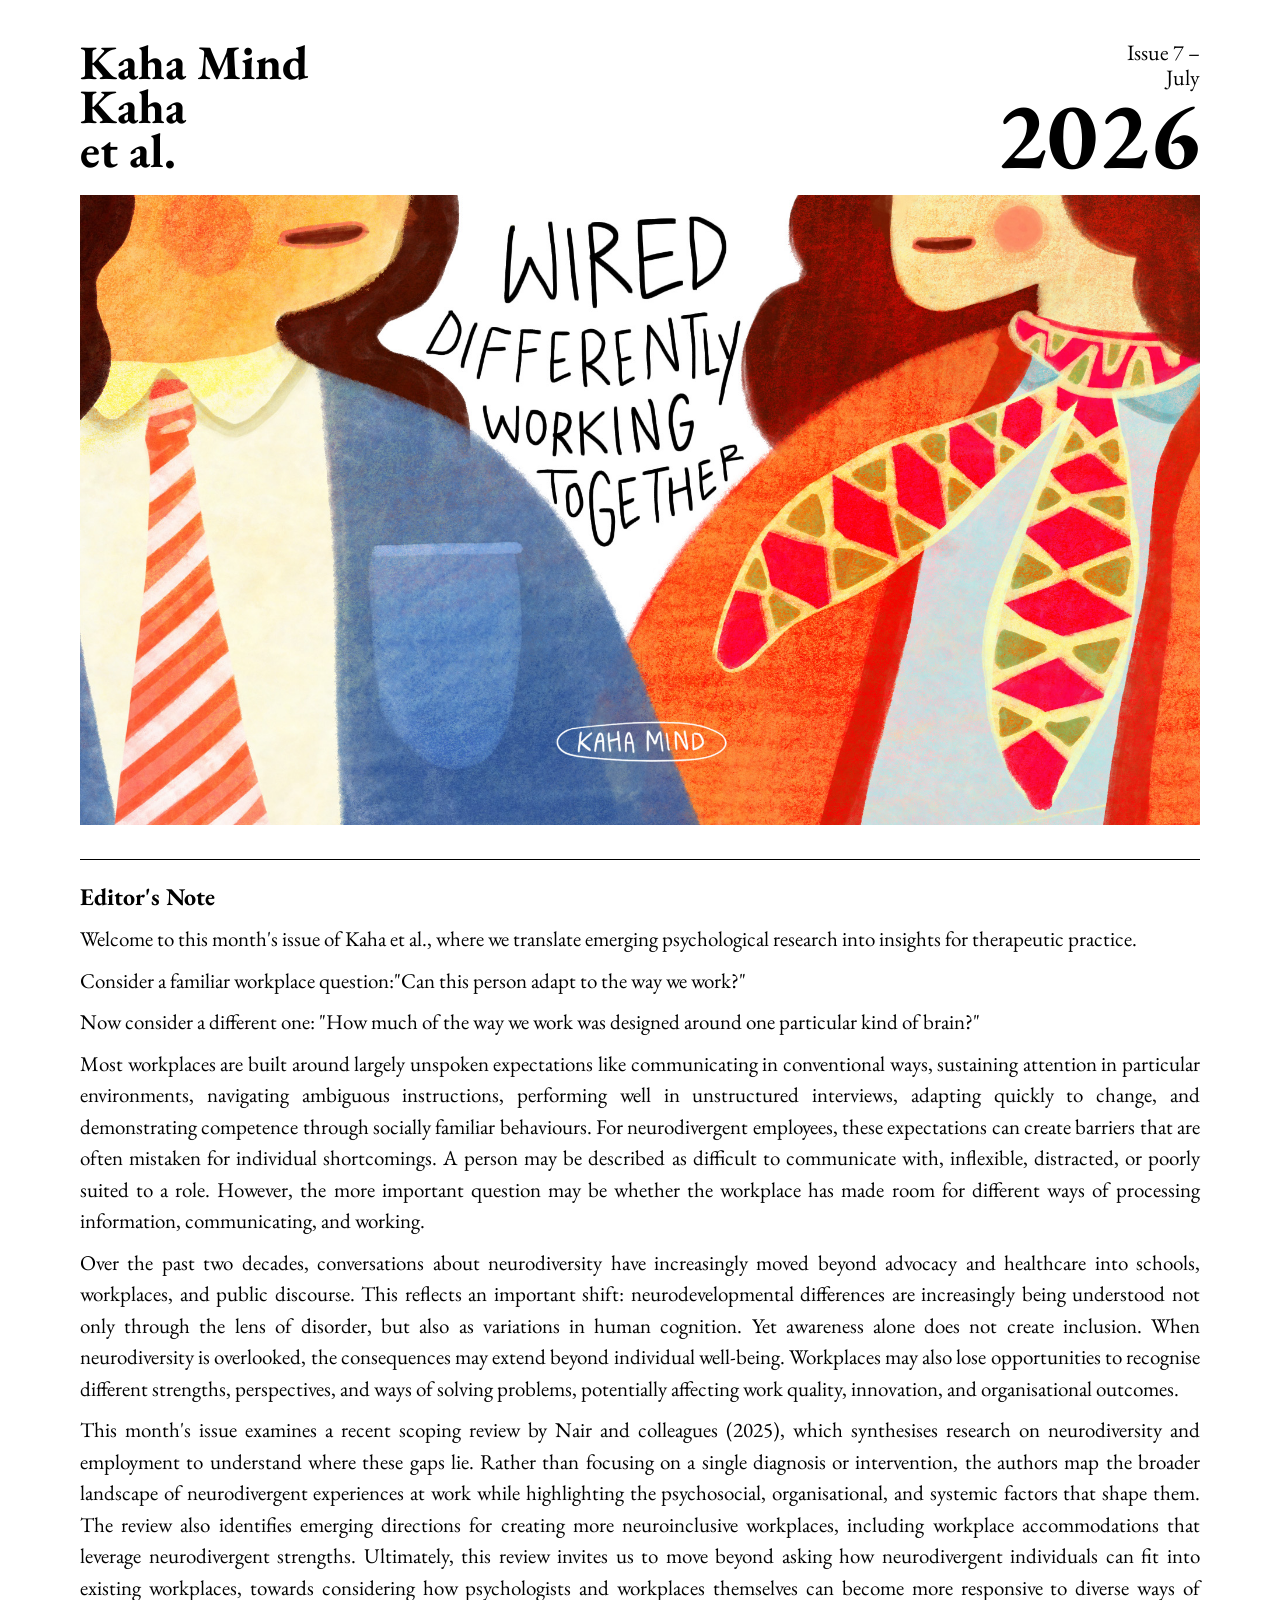
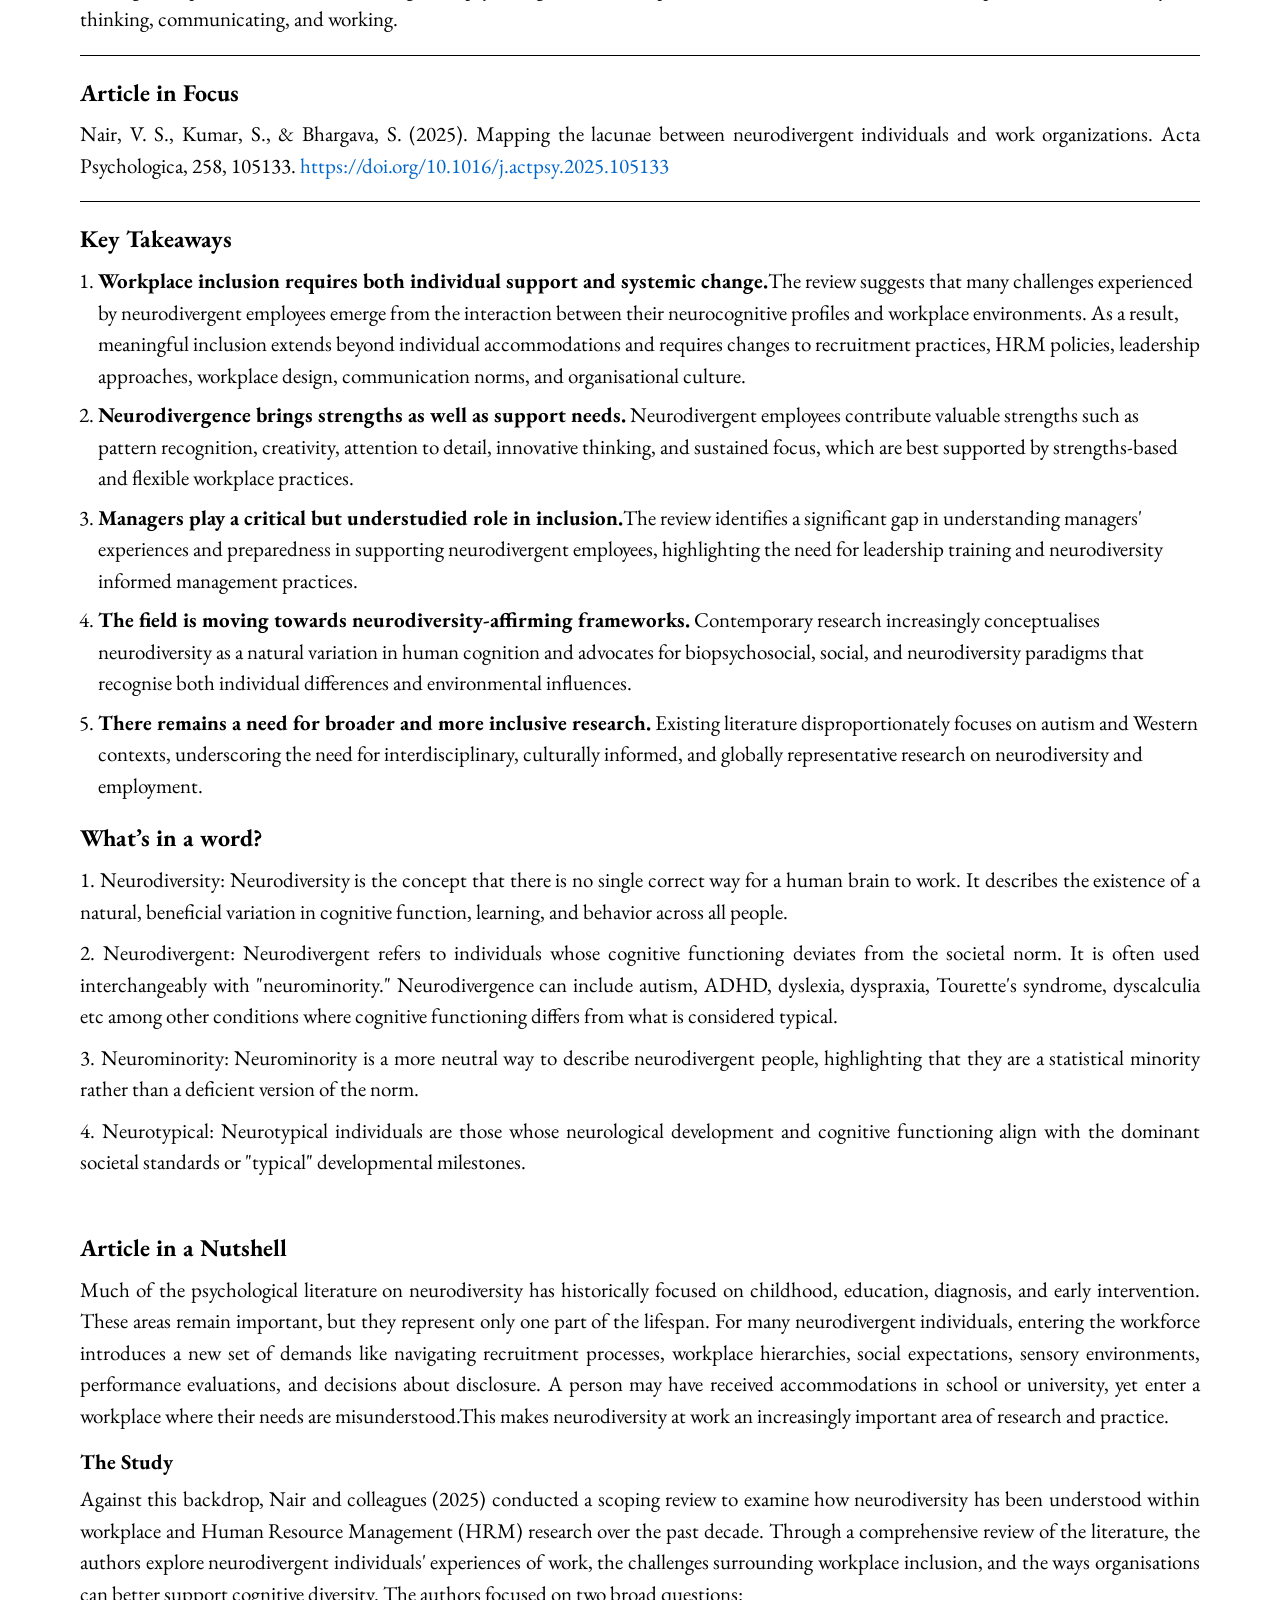
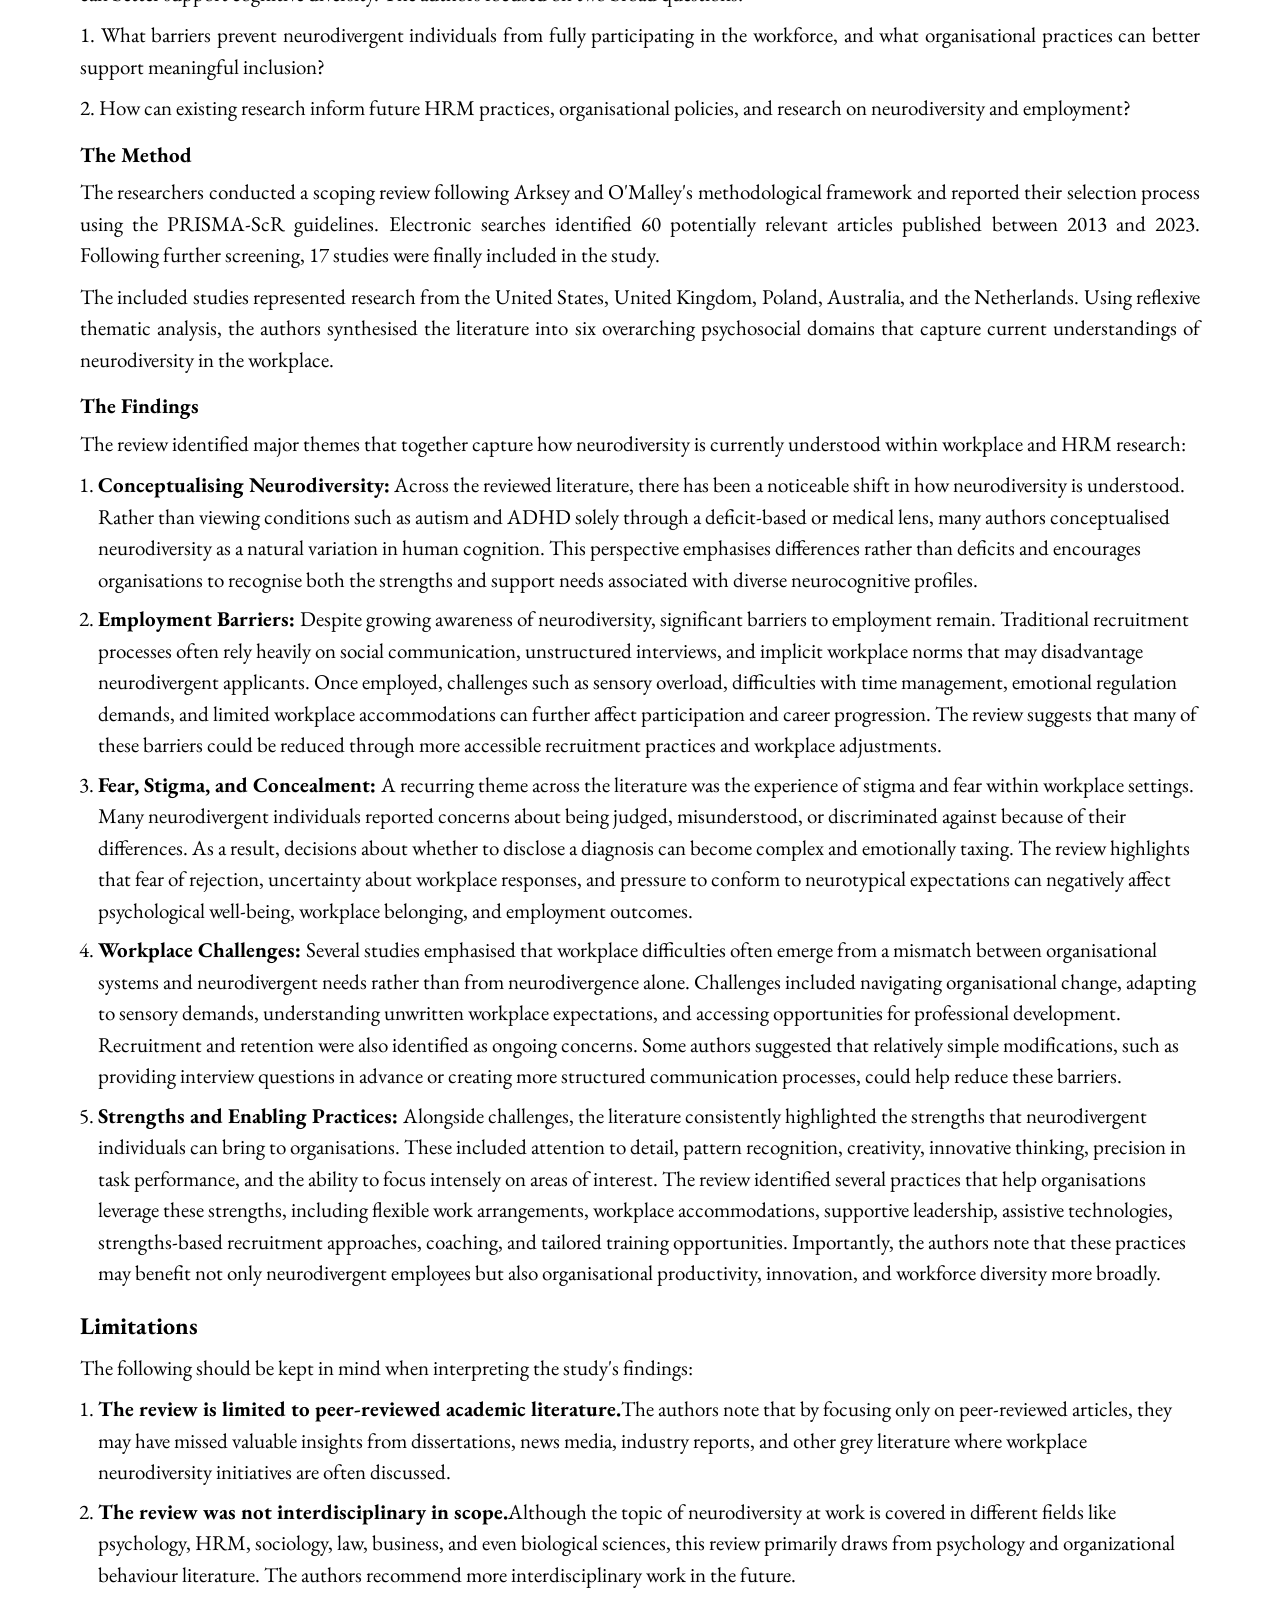
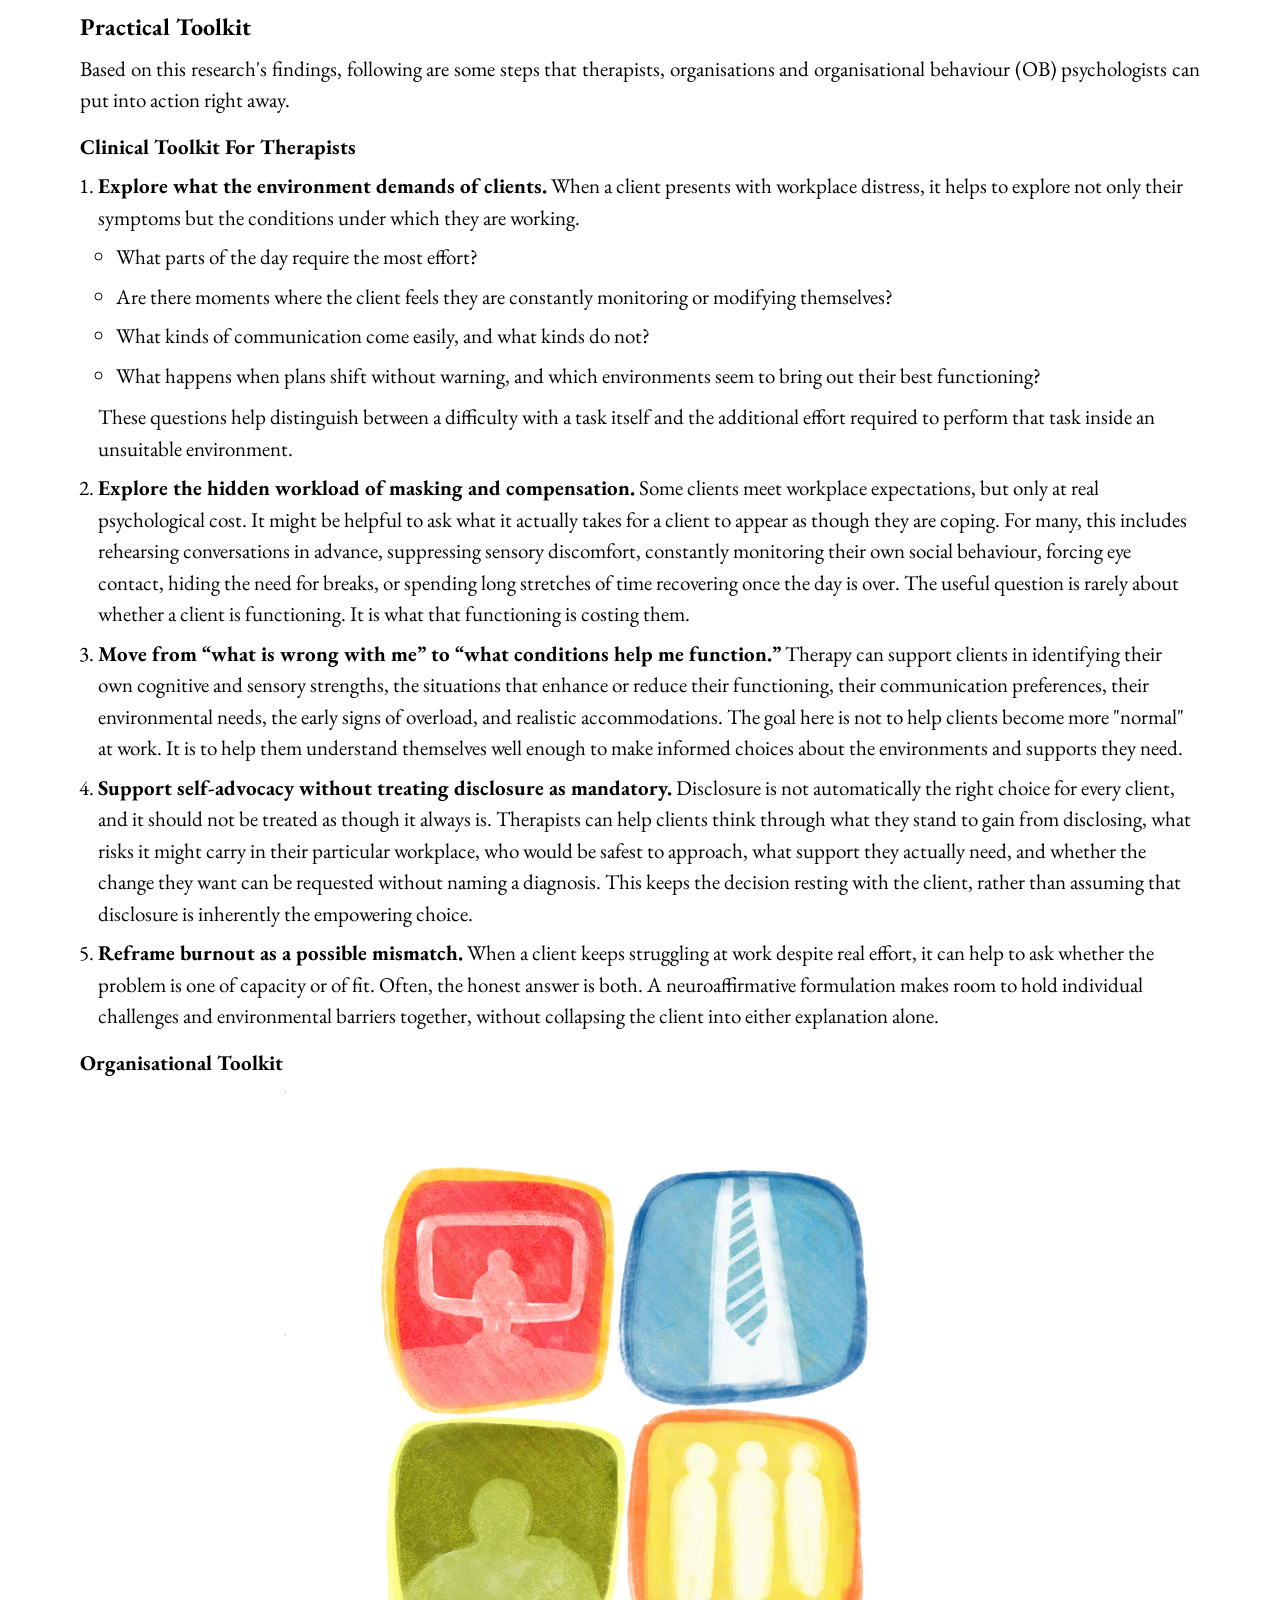
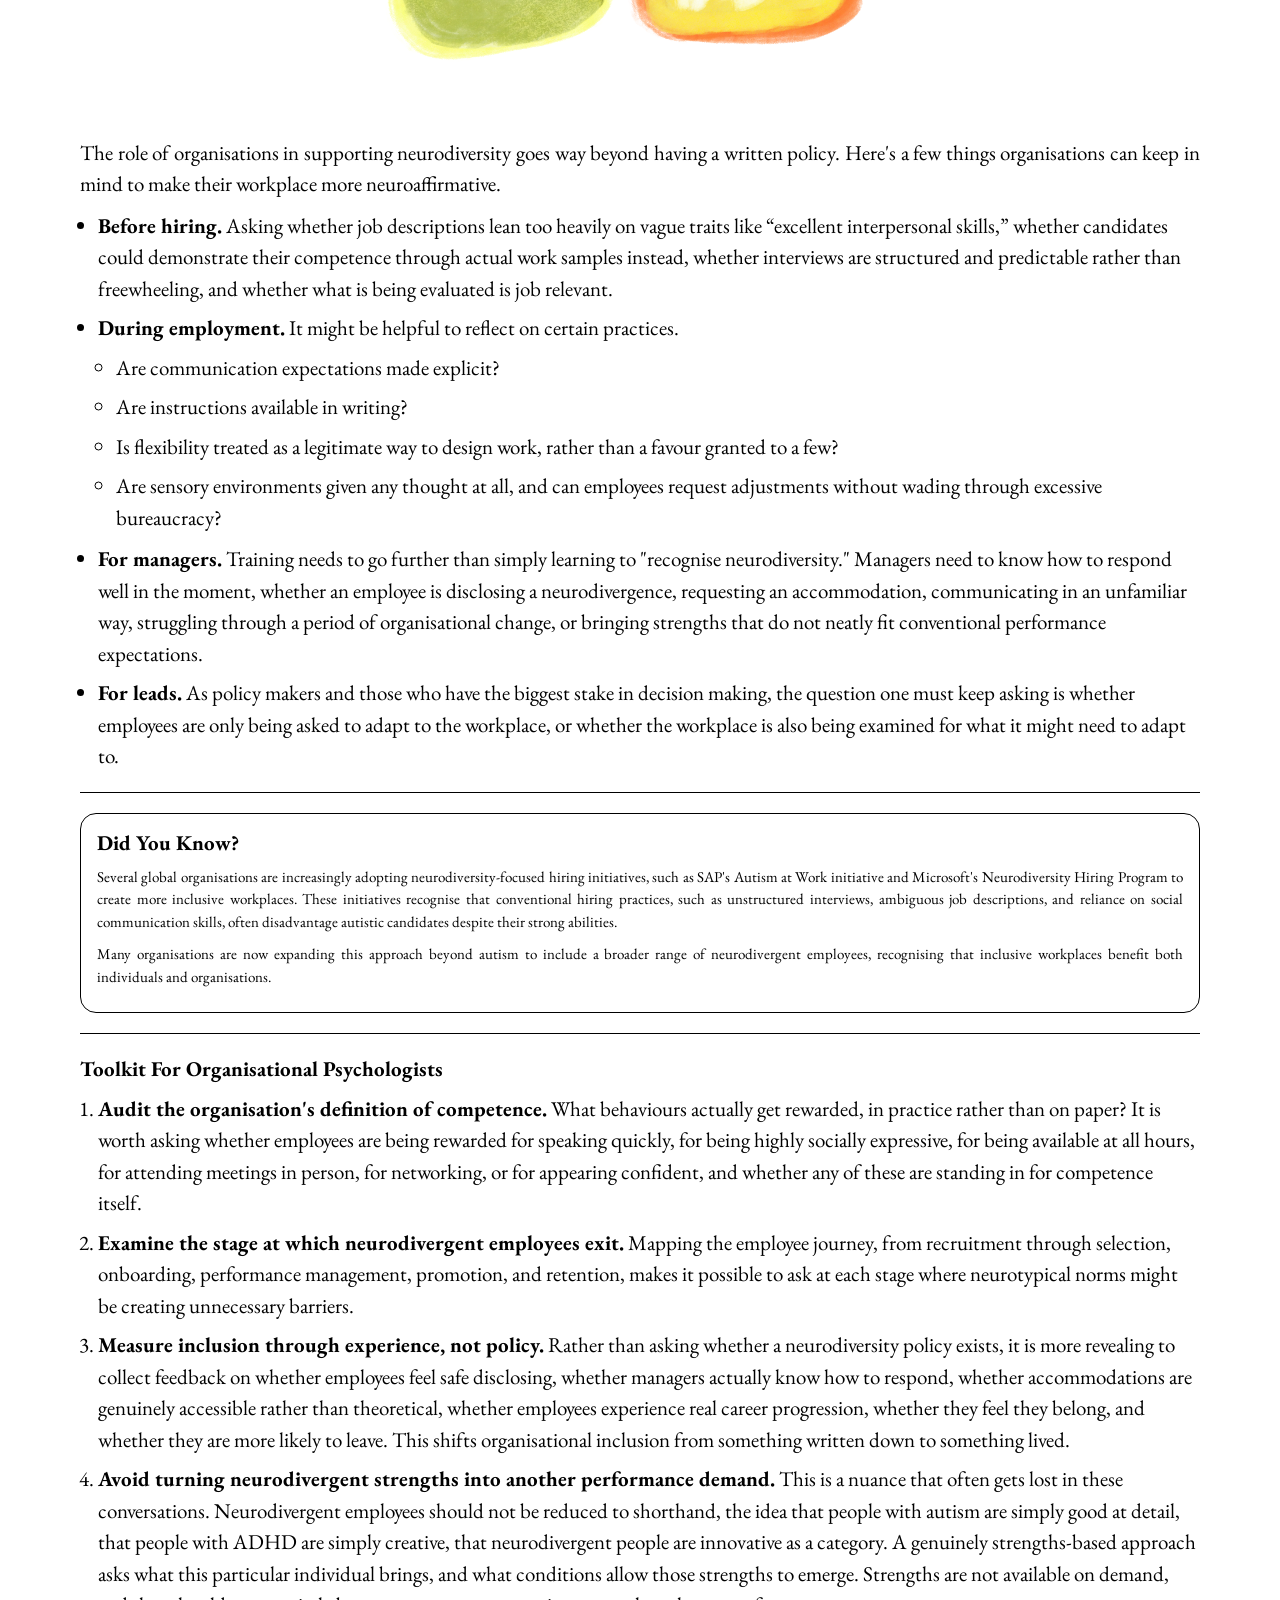
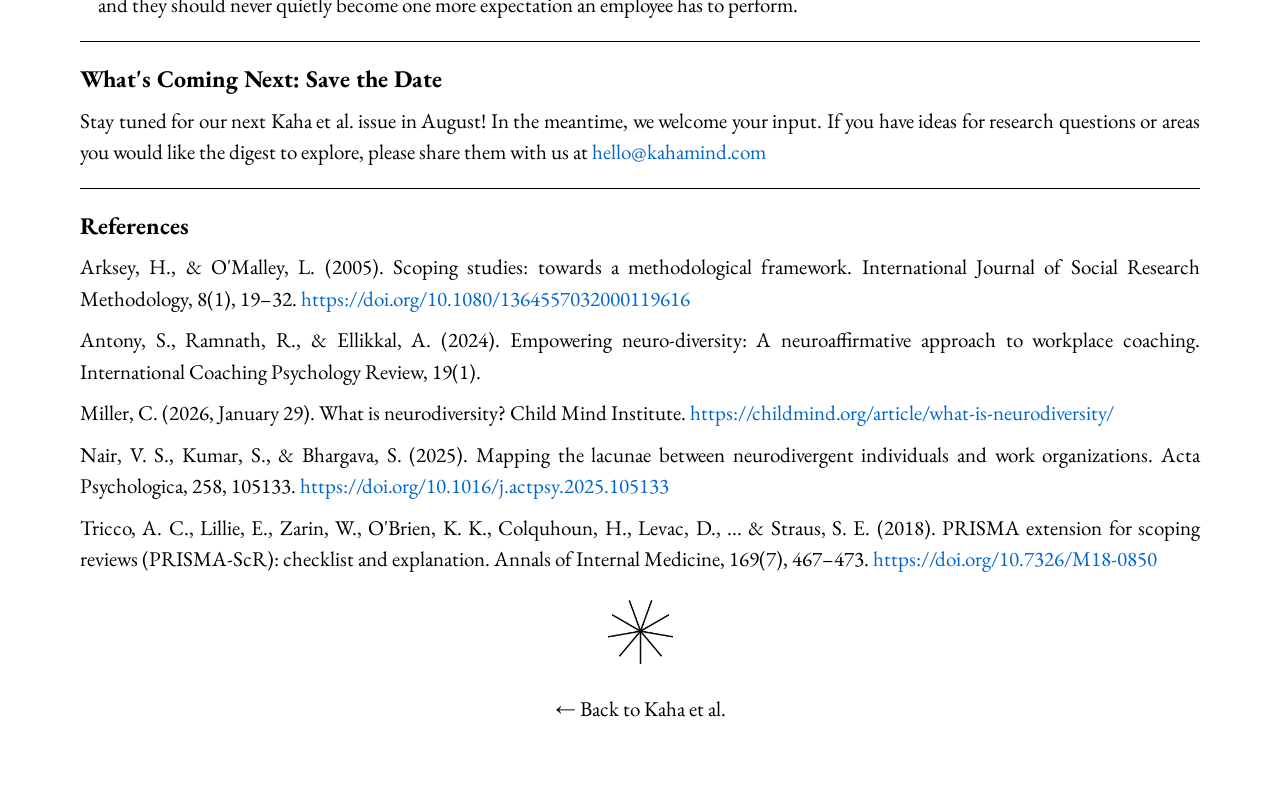
<file: newsletter-issue7.html>
<!DOCTYPE html>
<html lang="en">
<head>
    <meta charset="UTF-8">
    <meta name="viewport" content="width=device-width, initial-scale=1.0">
    <title>Kaha et al. - Issue 7 - Kaha Mind</title>
    <style>
        /* EB Garamond, the sitewide face */
        @font-face {
            font-family: "EB Garamond Local";
            src: url("fonts/EBGaramond-Regular.ttf") format("truetype"),
       url("EBGaramond-Regular.ttf") format("truetype");
            font-weight: 400;
            font-style: normal;
            font-display: swap;
        }
        * {
            margin: 0;
            padding: 0;
            box-sizing: border-box;
        }
        
        body {
            background: white;
            font-family: 'EB Garamond', 'EB Garamond Local', Georgia, 'Times New Roman', serif;
            padding: 40px 80px;
            line-height: 1.45;
        }
        
        .container {
            max-width: 100%;
            margin: 0 auto;
        }
        
        .header {
            display: flex;
            justify-content: space-between;
            align-items: flex-start;
            margin-bottom: 12px;
        }
        
        .title-left h1 {
            font-family: 'EB Garamond', 'EB Garamond Local', Georgia, 'Times New Roman', serif;
            font-size: 48px;
            font-weight: 700;
            line-height: 0.92;
        }
        
        .title-right {
            text-align: right;
            font-size: 22px;
            line-height: 1.15;
        }
        
        .title-right .year {
            font-size: 96px;
            font-weight: 700;
            line-height: 0.85;
            margin-top: 3px;
        }

        .theme-tag {
            font-size: 15px;
            font-style: italic;
            margin-bottom: 4px;
        }

        .chairs-image {
            width: 20%;
            margin: 8px 0;
        }

        .newsletter-image {
            width: 100%;
            margin: 8px 0;
        }

        .concentric {
            display: block;
            max-width: 65%;
            margin: 8px auto;
        }
        
        hr {
            border: none;
            border-top: 1.5px solid #000;
            margin: 20px 0;
        }
        
        h2 {
            font-family: 'EB Garamond', 'EB Garamond Local', Georgia, 'Times New Roman', serif;
            font-size: 24px;
            font-weight: 700;
            margin: 20px 0 8px 0;
        }
        
        h3 {
            font-family: 'EB Garamond', 'EB Garamond Local', Georgia, 'Times New Roman', serif;
            font-size: 21px;
            font-weight: 700;
            margin: 16px 0 6px 0;
        }
        
        p {
            font-size: 21px;
            line-height: 1.5;
            margin-bottom: 10px;
            text-align: justify;
        }
        
        ul, ol {
            margin: 8px 0 10px 18px;
        }
        
        li {
            font-size: 21px;
            line-height: 1.5;
            margin-bottom: 8px;
        }
        
        strong {
            font-weight: 700;
        }
        
        a {
            color: #0066cc;
            text-decoration: none;
        }

        a:hover {
            text-decoration: underline;
        }

        .callout-box {
            border: 1.5px solid #000;
            border-radius: 16px;
            padding: 14px 16px;
            margin: 18px 0;
        }
        
        .callout-box h3 {
            margin-top: 0;
            margin-bottom: 8px;
        }
        
        .callout-box p {
            font-size: 15px;
        }

        .star-image {
            width: 65px;
            margin: 25px auto;
            display: block;
        }

        /* Clinical Toolkit table */
        .toolkit-table {
            width: 100%;
            border-collapse: collapse;
            margin: 12px 0 10px;
            font-size: 16px;
        }

        .toolkit-table tr {
            border: 1.5px solid #000;
        }

        .toolkit-table td {
            border: 1.5px solid #000;
            padding: 18px 20px;
            vertical-align: middle;
            line-height: 1.5;
        }

        .toolkit-num {
            width: 50px;
            text-align: center;
            font-size: 20px;
            font-weight: 400;
        }

        .toolkit-title {
            width: 28%;
            text-align: center;
            font-size: 16px;
        }

        .toolkit-desc {
            font-size: 15px;
            text-align: left;
            color: #111;
        }

        @media (max-width: 600px) {
            .toolkit-table,
            .toolkit-table tbody,
            .toolkit-table tr,
            .toolkit-table td {
                display: block;
                width: 100%;
            }
            .toolkit-num {
                font-size: 18px;
                padding: 12px 20px 4px;
                border-bottom: none;
            }
            .toolkit-title {
                text-align: left;
                font-weight: 700;
                padding: 4px 20px;
                border-bottom: none;
                border-top: none;
            }
            .toolkit-desc {
                padding: 4px 20px 14px;
                border-top: none;
            }
        }
        
        .back-link {
            text-align: center;
            margin-top: 30px;
            padding-bottom: 40px;
        }
        
        .back-link a {
            font-family: 'EB Garamond', 'EB Garamond Local', Georgia, 'Times New Roman', serif;
            font-size: 21px;
            color: #000000;
        }

        @media (max-width: 768px) {
            body { padding: 30px 20px; }
            .title-left h1 { font-size: 38px; }
            .title-right { font-size: 18px; }
            .title-right .year { font-size: 76px; }
        }
        
        @media (max-width: 480px) {
            body { padding: 20px 15px; }
            .title-left h1 { font-size: 30px; }
            .title-right { font-size: 16px; }
            .title-right .year { font-size: 56px; }
        }

        /* fade content in as it is scrolled to */
        .js [data-reveal] {
            opacity: 0;
            transform: translateY(18px);
            transition: opacity 0.8s cubic-bezier(0.22, 0.61, 0.36, 1),
                        transform 0.8s cubic-bezier(0.22, 0.61, 0.36, 1);
        }

        .js [data-reveal].is-visible {
            opacity: 1;
            transform: none;
        }

        @media (prefers-reduced-motion: reduce) {
            .js [data-reveal] { opacity: 1; transform: none; transition: none; }
        }
    
        /* ============================================================
           MOBILE BUILD , added last so it wins.
           Everything below sits inside a media query and cannot
           reach the desktop layout of this issue.
           ============================================================ */

        @media (max-width: 900px) {
            /* justified text opens rivers of white space once the
               line gets short, so the copy is ragged right on a
               phone and stays justified on a desktop */
            p, li, .toolkit-desc { text-align: left; }

            /* a DOI or a long URL breaks rather than widening the
               whole page and creating a sideways scroll */
            a { overflow-wrap: anywhere; }

            /* the masthead: title on the left, issue and year on
               the right, dropping to two rows if it runs out of
               room instead of squeezing */
            .header {
                flex-wrap: wrap;
                gap: 8px 16px;
            }
            .title-left { flex: 1 1 60%; min-width: 0; }
            .title-right { flex: 0 0 auto; }

            .brain-image { width: 100%; }

            /* the back link is a tappable row, not a line of text */
            .back-link a {
                display: inline-block;
                padding: 10px 4px;
            }
        }

        @media (max-width: 600px) {
            body { padding: 28px 20px; }

            /* the masthead stays as two columns, but the year is
               brought down to a size that leaves room for the
               title beside it */
            .title-left h1 { font-size: 34px; }
            .title-right { font-size: 16px; white-space: nowrap; }
            .title-right .year { font-size: 58px; }

            .callout-box { padding: 14px 16px; border-radius: 14px; }

            hr { margin: 16px 0; }
        }

        @media (max-width: 400px) {
            body { padding: 22px 15px; }
            .title-left h1 { font-size: 30px; }
            .title-right .year { font-size: 50px; }
            .star-image { width: 52px; margin: 20px auto; }
        }
    </style>
<script>document.documentElement.className += " js";</script>
<link rel="preconnect" href="https://fonts.googleapis.com">
<link rel="preconnect" href="https://fonts.gstatic.com" crossorigin>
<link rel="stylesheet" href="https://fonts.googleapis.com/css2?family=Borel&family=EB+Garamond:wght@400;500&display=swap">
</head>
<body>
    <div class="container">

        <!-- Header -->
        <div class="header">
            <div class="title-left">
                <h1>Kaha Mind<br>Kaha<br>et al.</h1>
            </div>
            <div class="title-right">
                <div>Issue 7 &ndash;<br>July</div>
                <div class="year">2026</div>
            </div>
        </div>

        <img src="Dossier 7 title image.jpg" alt="Kaha Mind Research Digest - Issue 7" class="newsletter-image">


        <hr>

        <h2>Editor's Note</h2>
        <p>Welcome to this month's issue of Kaha et al., where we translate emerging psychological research into insights for therapeutic practice.  </p>
        <p>Consider a familiar workplace question:"Can this person adapt to the way we work?"</p>
        <p>Now consider a different one: "How much of the way we work was designed around one particular kind of brain?"</p>

        <p>Most workplaces are built around largely unspoken expectations like communicating in conventional ways, sustaining attention in particular environments, navigating ambiguous instructions, performing well in unstructured interviews, adapting quickly to change, and demonstrating competence through socially familiar behaviours. For neurodivergent employees, these expectations can create barriers that are often mistaken for individual shortcomings. A person may be described as difficult to communicate with, inflexible, distracted, or poorly suited to a role. However, the more important question may be whether the workplace has made room for different ways of processing information, communicating, and working.</p>

        <p>Over the past two decades, conversations about neurodiversity have increasingly moved beyond advocacy and healthcare into schools, workplaces, and public discourse. This reflects an important shift: neurodevelopmental differences are increasingly being understood not only through the lens of disorder, but also as variations in human cognition. Yet awareness alone does not create inclusion. When neurodiversity is overlooked, the consequences may extend beyond individual well-being. Workplaces may also lose opportunities to recognise different strengths, perspectives, and ways of solving problems, potentially affecting work quality, innovation, and organisational outcomes.</p>

        <p>This month's issue examines a recent scoping review by Nair and colleagues (2025), which synthesises research on neurodiversity and employment to understand where these gaps lie. Rather than focusing on a single diagnosis or intervention, the authors map the broader landscape of neurodivergent experiences at work while highlighting the psychosocial, organisational, and systemic factors that shape them. The review also identifies emerging directions for creating more neuroinclusive workplaces, including workplace accommodations that leverage neurodivergent strengths. Ultimately, this review invites us to move beyond asking how neurodivergent individuals can fit into existing workplaces, towards considering how psychologists and workplaces themselves can become more responsive to diverse ways of thinking, communicating, and working.</p>

     <!-- Did You Know callout -->

        <hr>

        <h2>Article in Focus</h2>
        <p>Nair, V. S., Kumar, S., & Bhargava, S. (2025). Mapping the lacunae between neurodivergent individuals and work organizations. Acta Psychologica, 258, 105133. <a href="https://doi.org/10.1016/j.actpsy.2025.105133" target="_blank">https://doi.org/10.1016/j.actpsy.2025.105133</a></p>

        <hr>

        <h2>Key Takeaways</h2>
        <ol>
            <li><strong>Workplace inclusion requires both individual support and systemic change.</strong>The review suggests that many challenges experienced by neurodivergent employees emerge from the interaction between their neurocognitive profiles and workplace environments. As a result, meaningful inclusion extends beyond individual accommodations and requires changes to recruitment practices, HRM policies, leadership approaches, workplace design, communication norms, and organisational culture.</li>

            <li><strong>Neurodivergence brings strengths as well as support needs.</strong> Neurodivergent employees contribute valuable strengths such as pattern recognition, creativity, attention to detail, innovative thinking, and sustained focus, which are best supported by strengths-based and flexible workplace practices.</li>

            <li><strong>Managers play a critical but understudied role in inclusion.</strong>The review identifies a significant gap in understanding managers' experiences and preparedness in supporting neurodivergent employees, highlighting the need for leadership training and neurodiversity informed management practices.</li>

            <li><strong>The field is moving towards neurodiversity-affirming frameworks.</strong> Contemporary research increasingly conceptualises neurodiversity as a natural variation in human cognition and advocates for biopsychosocial, social, and neurodiversity paradigms that recognise both individual differences and environmental influences.</li>

            <li><strong>There remains a need for broader and more inclusive research.</strong> Existing literature disproportionately focuses on autism and Western contexts, underscoring the need for interdisciplinary, culturally informed, and globally representative research on neurodiversity and employment.</li>

        </ol>

<h2>What’s in a word?</h2>

<p>1. Neurodiversity:
Neurodiversity is the concept that there is no single correct way for a human brain to work. It describes the existence of a natural, beneficial variation in cognitive function, learning, and behavior across all people.</p>

<p>2. Neurodivergent:
Neurodivergent refers to individuals whose cognitive functioning deviates from the societal norm. It is often used interchangeably with "neurominority." 
Neurodivergence can include autism, ADHD, dyslexia, dyspraxia, Tourette's syndrome, dyscalculia etc among other conditions where cognitive functioning differs from what is considered typical.</p>

<p>3. Neurominority:
Neurominority is a more neutral way to describe neurodivergent people, highlighting that they are a statistical minority rather than a deficient version of the norm.</p>

<p>4. Neurotypical:
Neurotypical individuals are those whose neurological development and cognitive functioning align with the dominant societal standards or "typical" developmental milestones.</p>


<br>

                

        <h2>Article in a Nutshell</h2>


        <p>Much of the psychological literature on neurodiversity has historically focused on childhood, education, diagnosis, and early intervention. These areas remain important, but they represent only one part of the lifespan. For many neurodivergent individuals, entering the workforce introduces a new set of demands like navigating recruitment processes, workplace hierarchies, social expectations, sensory environments, performance evaluations, and decisions about disclosure. A person may have received accommodations in school or university, yet enter a workplace where their needs are misunderstood.This makes neurodiversity at work an increasingly important area of research and practice.</p>


        <h3>The Study </h3>
        <p>Against this backdrop, Nair and colleagues (2025) conducted a scoping review to examine how neurodiversity has been understood within workplace and Human Resource Management (HRM) research over the past decade. Through a comprehensive review of the literature, the authors explore neurodivergent individuals' experiences of work, the challenges surrounding workplace inclusion, and the ways organisations can better support cognitive diversity. 
            
            The authors focused on two broad questions: </p>

         <p>1. What barriers prevent neurodivergent individuals from fully participating in the workforce, and what organisational practices can better support meaningful inclusion?</p>
         <p>2. How can existing research inform future HRM practices, organisational policies, and research on neurodiversity and employment? </p>

        <h3>The Method </h3>

        <p>The researchers conducted a scoping review following Arksey and O'Malley's methodological framework and reported their selection process using the PRISMA-ScR guidelines. Electronic searches identified 60 potentially relevant articles published between 2013 and 2023. Following further screening, 17 studies were finally included in the study.</p>

        <p>The included studies represented research from the United States, United Kingdom, Poland, Australia, and the Netherlands. Using reflexive thematic analysis, the authors synthesised the literature into six overarching psychosocial domains that capture current understandings of neurodiversity in the workplace.</p>


        <h3>The Findings </h3>

        <p>The review identified major themes that together capture how neurodiversity is currently understood within workplace and HRM research:</p>

         <ol>
            <li><strong>Conceptualising Neurodiversity:</strong> Across the reviewed literature, there has been a noticeable shift in how neurodiversity is understood. Rather than viewing conditions such as autism and ADHD solely through a deficit-based or medical lens, many authors conceptualised neurodiversity as a natural variation in human cognition. This perspective emphasises differences rather than deficits and encourages organisations to recognise both the strengths and support needs associated with diverse neurocognitive profiles.
</li>

            <li><strong>Employment Barriers: </strong> Despite growing awareness of neurodiversity, significant barriers to employment remain. Traditional recruitment processes often rely heavily on social communication, unstructured interviews, and implicit workplace norms that may disadvantage neurodivergent applicants. Once employed, challenges such as sensory overload, difficulties with time management, emotional regulation demands, and limited workplace accommodations can further affect participation and career progression. The review suggests that many of these barriers could be reduced through more accessible recruitment practices and workplace adjustments.</li>

            <li><strong>Fear, Stigma, and Concealment: </strong> A recurring theme across the literature was the experience of stigma and fear within workplace settings. Many neurodivergent individuals reported concerns about being judged, misunderstood, or discriminated against because of their differences. As a result, decisions about whether to disclose a diagnosis can become complex and emotionally taxing. The review highlights that fear of rejection, uncertainty about workplace responses, and pressure to conform to neurotypical expectations can negatively affect psychological well-being, workplace belonging, and employment outcomes.</li>

            <li><strong>Workplace Challenges: </strong> Several studies emphasised that workplace difficulties often emerge from a mismatch between organisational systems and neurodivergent needs rather than from neurodivergence alone. Challenges included navigating organisational change, adapting to sensory demands, understanding unwritten workplace expectations, and accessing opportunities for professional development. Recruitment and retention were also identified as ongoing concerns. Some authors suggested that relatively simple modifications, such as providing interview questions in advance or creating more structured communication processes, could help reduce these barriers.</li>

            <li><strong>Strengths and Enabling Practices: </strong> Alongside challenges, the literature consistently highlighted the strengths that neurodivergent individuals can bring to organisations. These included attention to detail, pattern recognition, creativity, innovative thinking, precision in task performance, and the ability to focus intensely on areas of interest. The review identified several practices that help organisations leverage these strengths, including flexible work arrangements, workplace accommodations, supportive leadership, assistive technologies, strengths-based recruitment approaches, coaching, and tailored training opportunities. Importantly, the authors note that these practices may benefit not only neurodivergent employees but also organisational productivity, innovation, and workforce diversity more broadly.</li>


        </ol>


        <h2>Limitations</h2>
         <p>The following should be kept in mind when interpreting the study's findings:</p>
        <ol>
            <li><strong>The review is limited to peer-reviewed academic literature.</strong>The authors note that by focusing only on peer-reviewed articles, they may have missed valuable insights from dissertations, news media, industry reports, and other grey literature where workplace neurodiversity initiatives are often discussed.</li>

            <li><strong>The review was not interdisciplinary in scope.</strong>Although the topic of neurodiversity at work is covered in different fields like psychology, HRM, sociology, law, business, and even biological sciences, this review primarily draws from psychology and organizational behaviour literature. The authors recommend more interdisciplinary work in the future.</li>
          
        </ol>

       

        <h2>Practical Toolkit</h2>
        <p>Based on this research's findings, following are some steps that therapists, organisations and organisational behaviour (OB) psychologists can put into action right away.</p>

        <h3>Clinical Toolkit For Therapists</h3>
        <ol>
            <li><strong>Explore what the environment demands of clients.</strong> When a client presents with workplace distress, it helps to explore not only their symptoms but the conditions under which they are working.
                <ul>
                    <li>What parts of the day require the most effort?</li>
                    <li>Are there moments where the client feels they are constantly monitoring or modifying themselves?</li>
                    <li>What kinds of communication come easily, and what kinds do not?</li>
                    <li>What happens when plans shift without warning, and which environments seem to bring out their best functioning?</li>
                </ul>
                These questions help distinguish between a difficulty with a task itself and the additional effort required to perform that task inside an unsuitable environment.
            </li>

            <li><strong>Explore the hidden workload of masking and compensation.</strong> Some clients meet workplace expectations, but only at real psychological cost. It might be helpful to ask what it actually takes for a client to appear as though they are coping. For many, this includes rehearsing conversations in advance, suppressing sensory discomfort, constantly monitoring their own social behaviour, forcing eye contact, hiding the need for breaks, or spending long stretches of time recovering once the day is over. The useful question is rarely about whether a client is functioning. It is what that functioning is costing them.</li>

            <li><strong>Move from “what is wrong with me” to “what conditions help me function.”</strong> Therapy can support clients in identifying their own cognitive and sensory strengths, the situations that enhance or reduce their functioning, their communication preferences, their environmental needs, the early signs of overload, and realistic accommodations. The goal here is not to help clients become more "normal" at work. It is to help them understand themselves well enough to make informed choices about the environments and supports they need.</li>

            <li><strong>Support self-advocacy without treating disclosure as mandatory.</strong> Disclosure is not automatically the right choice for every client, and it should not be treated as though it always is. Therapists can help clients think through what they stand to gain from disclosing, what risks it might carry in their particular workplace, who would be safest to approach, what support they actually need, and whether the change they want can be requested without naming a diagnosis. This keeps the decision resting with the client, rather than assuming that disclosure is inherently the empowering choice.</li>

            <li><strong>Reframe burnout as a possible mismatch.</strong> When a client keeps struggling at work despite real effort, it can help to ask whether the problem is one of capacity or of fit. Often, the honest answer is both. A neuroaffirmative formulation makes room to hold individual challenges and environmental barriers together, without collapsing the client into either explanation alone.</li>
        </ol>

        <h3>Organisational Toolkit</h3>


<img src="toolkit_art.png" alt="Kaha Mind Research Digest - Issue 7" class="newsletter-image">


        <p>The role of organisations in supporting neurodiversity goes way beyond having a written policy. Here's a few things organisations can keep in mind to make their workplace more neuroaffirmative.</p>
        <ul>
            <li><strong>Before hiring.</strong> Asking whether job descriptions lean too heavily on vague traits like “excellent interpersonal skills,” whether candidates could demonstrate their competence through actual work samples instead, whether interviews are structured and predictable rather than freewheeling, and whether what is being evaluated is job relevant.</li>

            <li><strong>During employment.</strong> It might be helpful to reflect on certain practices.
                <ul>
                    <li>Are communication expectations made explicit?</li>
                    <li>Are instructions available in writing?</li>
                    <li>Is flexibility treated as a legitimate way to design work, rather than a favour granted to a few?</li>
                    <li>Are sensory environments given any thought at all, and can employees request adjustments without wading through excessive bureaucracy?</li>
                </ul>
            </li>

            <li><strong>For managers.</strong> Training needs to go further than simply learning to "recognise neurodiversity." Managers need to know how to respond well in the moment, whether an employee is disclosing a neurodivergence, requesting an accommodation, communicating in an unfamiliar way, struggling through a period of organisational change, or bringing strengths that do not neatly fit conventional performance expectations.</li>

            <li><strong>For leads.</strong> As policy makers and those who have the biggest stake in decision making, the question one must keep asking is whether employees are only being asked to adapt to the workplace, or whether the workplace is also being examined for what it might need to adapt to.</li>
        </ul>

        <hr>

        <div class="callout-box">
            <h3>Did You Know?</h3>
            <p>Several global organisations are increasingly adopting neurodiversity-focused hiring initiatives, such as SAP's Autism at Work initiative and Microsoft's Neurodiversity Hiring Program to create more inclusive workplaces. These initiatives recognise that conventional hiring practices, such as unstructured interviews, ambiguous job descriptions, and reliance on social communication skills, often disadvantage autistic candidates despite their strong abilities.</p>
            <p>Many organisations are now expanding this approach beyond autism to include a broader range of neurodivergent employees, recognising that inclusive workplaces benefit both individuals and organisations.</p>
        </div>

        <hr>

        <h3>Toolkit For Organisational Psychologists</h3>
        <ol>
            <li><strong>Audit the organisation's definition of competence.</strong> What behaviours actually get rewarded, in practice rather than on paper? It is worth asking whether employees are being rewarded for speaking quickly, for being highly socially expressive, for being available at all hours, for attending meetings in person, for networking, or for appearing confident, and whether any of these are standing in for competence itself.</li>

            <li><strong>Examine the stage at which neurodivergent employees exit.</strong> Mapping the employee journey, from recruitment through selection, onboarding, performance management, promotion, and retention, makes it possible to ask at each stage where neurotypical norms might be creating unnecessary barriers.</li>

            <li><strong>Measure inclusion through experience, not policy.</strong> Rather than asking whether a neurodiversity policy exists, it is more revealing to collect feedback on whether employees feel safe disclosing, whether managers actually know how to respond, whether accommodations are genuinely accessible rather than theoretical, whether employees experience real career progression, whether they feel they belong, and whether they are more likely to leave. This shifts organisational inclusion from something written down to something lived.</li>

            <li><strong>Avoid turning neurodivergent strengths into another performance demand.</strong> This is a nuance that often gets lost in these conversations. Neurodivergent employees should not be reduced to shorthand, the idea that people with autism are simply good at detail, that people with ADHD are simply creative, that neurodivergent people are innovative as a category. A genuinely strengths-based approach asks what this particular individual brings, and what conditions allow those strengths to emerge. Strengths are not available on demand, and they should never quietly become one more expectation an employee has to perform.</li>
        </ol>

        <hr>

        <h2>What's Coming Next: Save the Date</h2>
        <p>Stay tuned for our next Kaha et al. issue in August! In the meantime, we welcome your input. If you have ideas for research questions or areas you would like the digest to explore, please share them with us at <a href="mailto:hello@kahamind.com">hello@kahamind.com</a></p>

        <hr>

        <h2>References</h2>
        <p>Arksey, H., & O'Malley, L. (2005). Scoping studies: towards a methodological framework. International Journal of Social Research Methodology, 8(1), 19–32. <a href="https://doi.org/10.1080/1364557032000119616" target="_blank">https://doi.org/10.1080/1364557032000119616</a></p>

        <p>Antony, S., Ramnath, R., & Ellikkal, A. (2024). Empowering neuro-diversity: A neuroaffirmative approach to workplace coaching. International Coaching Psychology Review, 19(1).</p>

        <p>Miller, C. (2026, January 29). What is neurodiversity? Child Mind Institute. <a href="https://childmind.org/article/what-is-neurodiversity/" target="_blank">https://childmind.org/article/what-is-neurodiversity/</a></p>

        <p>Nair, V. S., Kumar, S., & Bhargava, S. (2025). Mapping the lacunae between neurodivergent individuals and work organizations. Acta Psychologica, 258, 105133. <a href="https://doi.org/10.1016/j.actpsy.2025.105133" target="_blank">https://doi.org/10.1016/j.actpsy.2025.105133</a></p>

        <p>Tricco, A. C., Lillie, E., Zarin, W., O'Brien, K. K., Colquhoun, H., Levac, D., ... & Straus, S. E. (2018). PRISMA extension for scoping reviews (PRISMA-ScR): checklist and explanation. Annals of Internal Medicine, 169(7), 467–473. <a href="https://doi.org/10.7326/M18-0850" target="_blank">https://doi.org/10.7326/M18-0850</a></p>

        <!-- Star icon -->
        <img src="star.png" alt="Star decoration" class="star-image">

        <!-- Back link -->
        <div class="back-link">
            <a href="dossier.html">← Back to Kaha et al.</a>
        </div>
    </div>

    <script>
        /* Fade each block in as it is scrolled to. */
        (function () {
            var scope = document.querySelector(".container");
            if (!scope) return;

            /* only the top level blocks fade, so text inside a callout
               or the masthead moves with its box rather than separately */
            var items = Array.prototype.slice.call(scope.children);
            items.forEach(function (el) { el.setAttribute("data-reveal", ""); });

            if (!("IntersectionObserver" in window)) {
                items.forEach(function (el) { el.classList.add("is-visible"); });
                return;
            }

            var observer = new IntersectionObserver(function (entries) {
                var batch = 0;
                entries.forEach(function (entry) {
                    if (!entry.isIntersecting) return;
                    entry.target.style.transitionDelay = (batch * 70) + "ms";
                    entry.target.classList.add("is-visible");
                    observer.unobserve(entry.target);
                    batch++;
                });
            }, { threshold: 0.01 });

            items.forEach(function (el) { observer.observe(el); });

            /* a short block at the very bottom of the page can sit below
               the fold and never trigger, so reveal anything still hidden
               once the reader reaches the end */
            window.addEventListener("scroll", function () {
                if (window.innerHeight + window.scrollY >= document.body.offsetHeight - 40) {
                    items.forEach(function (el) { el.classList.add("is-visible"); });
                }
            }, { passive: true });
        })();
    </script>

</body>
</html>
</file>
